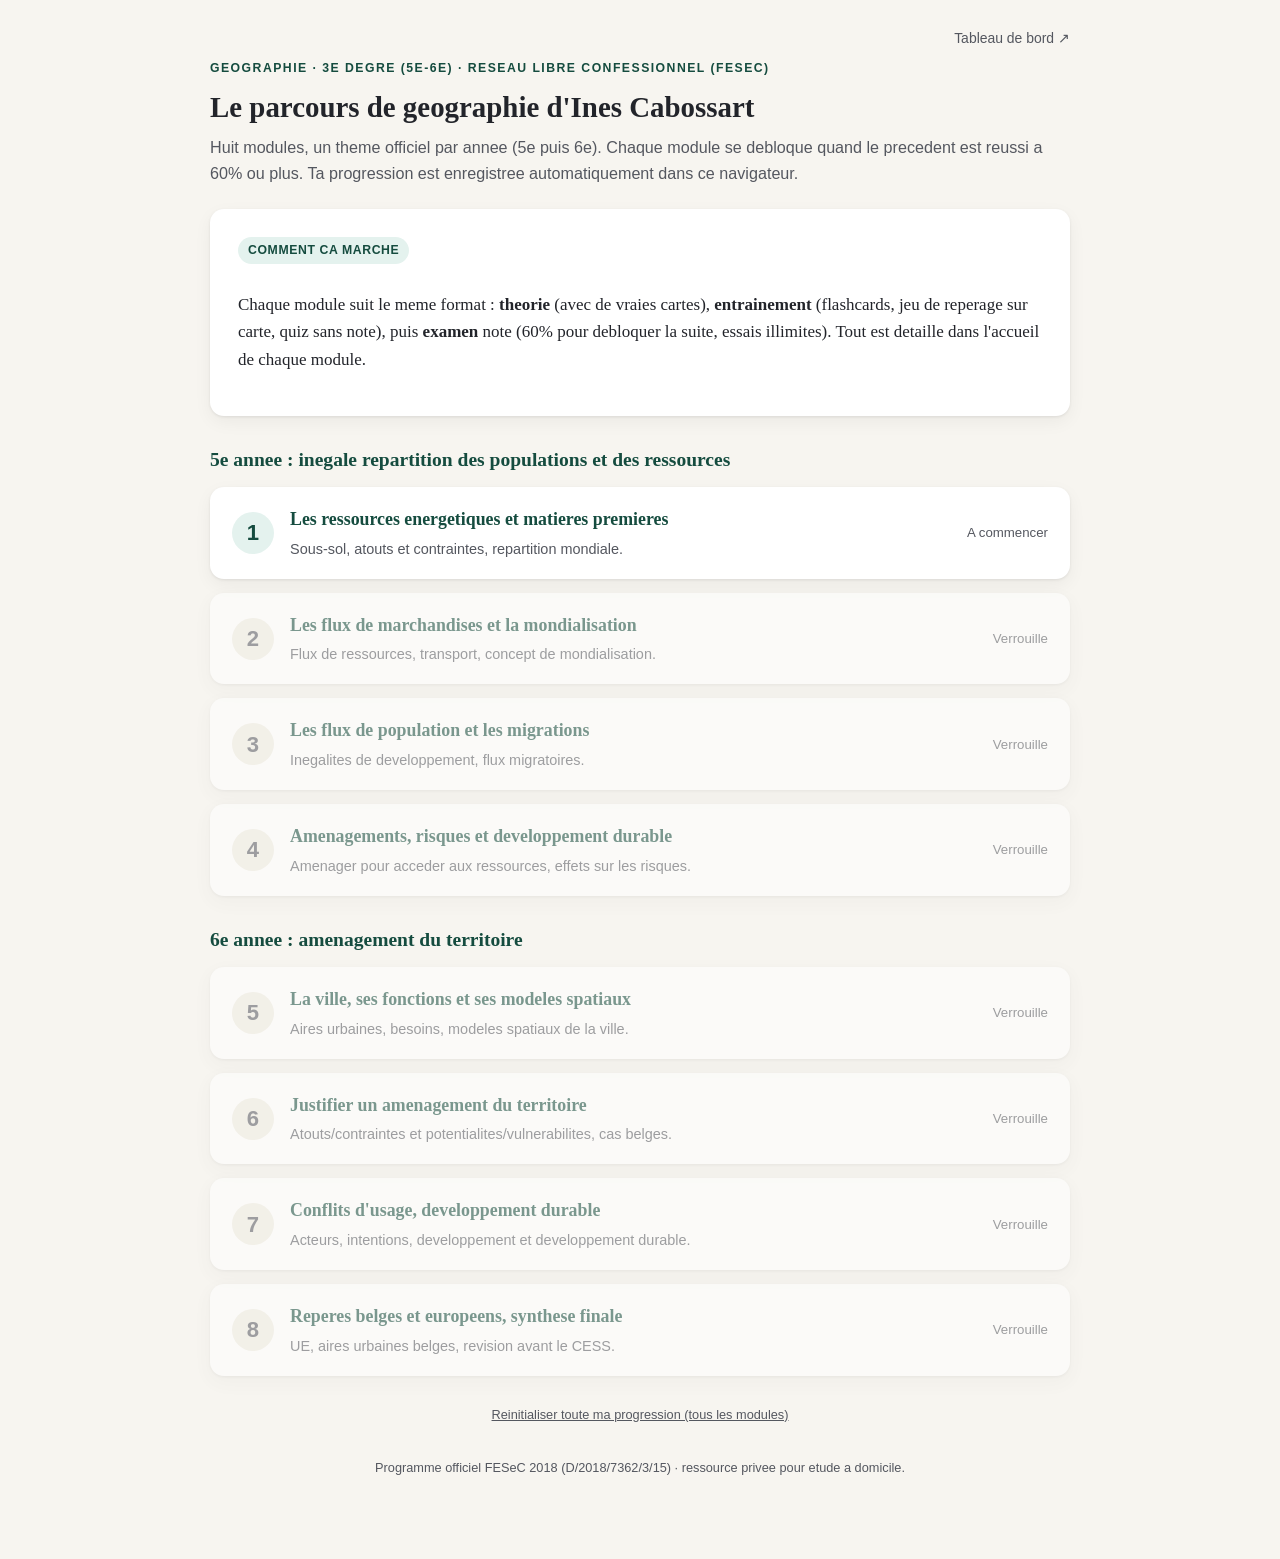
<file: index.html>
<!DOCTYPE html>
<html lang="fr">
<head>
<meta charset="UTF-8">
<meta name="viewport" content="width=device-width, initial-scale=1.0">
<title>Geographie - Ines Cabossart</title>
<link rel="stylesheet" href="shared/engine.css">
<style>
  .hub-app{ max-width: 900px; margin: 0 auto; padding: 24px 20px 80px; }
</style>
</head>
<body>
<div class="hub-app">
  <div style="text-align:right;">
    <a class="hub-link" href="https://portail-ines.pages.dev/" target="_blank" rel="noopener">Tableau de bord &#8599;</a>
  </div>
  <header class="top">
    <div class="eyebrow">Geographie &middot; 3e degre (5e-6e) &middot; Reseau libre confessionnel (FESeC)</div>
    <h1>Le parcours de geographie d'Ines Cabossart</h1>
    <p class="subtitle">Huit modules, un theme officiel par annee (5e puis 6e). Chaque module se debloque quand le precedent est reussi a 60% ou plus. Ta progression est enregistree automatiquement dans ce navigateur.</p>
  </header>

  <div class="panel">
    <span class="badge">Comment ca marche</span>
    <p>Chaque module suit le meme format : <strong>theorie</strong> (avec de vraies cartes), <strong>entrainement</strong> (flashcards, jeu de reperage sur carte, quiz sans note), puis <strong>examen</strong> note (60% pour debloquer la suite, essais illimites). Tout est detaille dans l'accueil de chaque module.</p>
  </div>

  <h2 class="year-title">5e annee : inegale repartition des populations et des ressources</h2>
  <div id="modules-5e"></div>

  <h2 class="year-title">6e annee : amenagement du territoire</h2>
  <div id="modules-6e"></div>

  <div style="text-align:center; margin-top: 24px;">
    <button class="reset-link" id="reset-all">Reinitialiser toute ma progression (tous les modules)</button>
  </div>

  <footer class="foot">
    Programme officiel FESeC 2018 (D/2018/7362/3/15) &middot; ressource privee pour etude a domicile.
  </footer>
</div>
<script src="shared/engine.js"></script>
<script>
const MODULES = {
  '5e': [
    { id:'m1-ressources', href:'module-1.html', title:'Les ressources energetiques et matieres premieres', desc:'Sous-sol, atouts et contraintes, repartition mondiale.' },
    { id:'m2-mondialisation', href:'module-2.html', title:'Les flux de marchandises et la mondialisation', desc:'Flux de ressources, transport, concept de mondialisation.' },
    { id:'m3-migrations', href:'module-3.html', title:'Les flux de population et les migrations', desc:'Inegalites de developpement, flux migratoires.' },
    { id:'m4-amenagement-durable', href:'module-4.html', title:'Amenagements, risques et developpement durable', desc:'Amenager pour acceder aux ressources, effets sur les risques.' }
  ],
  '6e': [
    { id:'m5-ville-fonctions', href:'module-5.html', title:'La ville, ses fonctions et ses modeles spatiaux', desc:'Aires urbaines, besoins, modeles spatiaux de la ville.' },
    { id:'m6-justifier-amenagement', href:'module-6.html', title:"Justifier un amenagement du territoire", desc:'Atouts/contraintes et potentialites/vulnerabilites, cas belges.' },
    { id:'m7-conflits-developpement', href:'module-7.html', title:"Conflits d'usage, developpement durable", desc:'Acteurs, intentions, developpement et developpement durable.' },
    { id:'m8-synthese-europe', href:'module-8.html', title:'Reperes belges et europeens, synthese finale', desc:'UE, aires urbaines belges, revision avant le CESS.' }
  ]
};

function render(){
  const order = [...MODULES['5e'], ...MODULES['6e']];
  ['5e','6e'].forEach(year=>{
    const container = document.getElementById('modules-'+year);
    container.innerHTML = MODULES[year].map(m=>{
      const idx = order.findIndex(o=>o.id===m.id);
      const prev = idx > 0 ? order[idx-1] : null;
      const status = GeoEngine.getModuleStatus(m.id);
      const unlocked = !prev || GeoEngine.getModuleStatus(prev.id).passed;
      const num = idx+1;
      let statusHtml;
      if(status.passed) statusHtml = `<strong>Reussi (${status.bestPct.toFixed(0)}%)</strong>`;
      else if(!unlocked) statusHtml = 'Verrouille';
      else if(status.bestPct>0) statusHtml = `En cours (${status.bestPct.toFixed(0)}%)`;
      else statusHtml = 'A commencer';
      return `
        <div class="module-card ${unlocked?'':'locked'}">
          <div class="module-num">${num}</div>
          <div class="module-info">
            <h3>${unlocked ? `<a href="${m.href}" style="color:inherit; text-decoration:none;">${m.title}</a>` : m.title}</h3>
            <p>${m.desc}</p>
          </div>
          <div class="module-status">${statusHtml}</div>
        </div>`;
    }).join('');
  });
}
document.getElementById('reset-all').addEventListener('click', ()=>{
  if(!confirm('Effacer toute ta progression sur les 8 modules ? Cette action est irreversible.')) return;
  Object.keys(localStorage).filter(k=>k.startsWith('geo_5e6e_')).forEach(k=>localStorage.removeItem(k));
  render();
});
render();
</script>
</body>
</html>
</file>
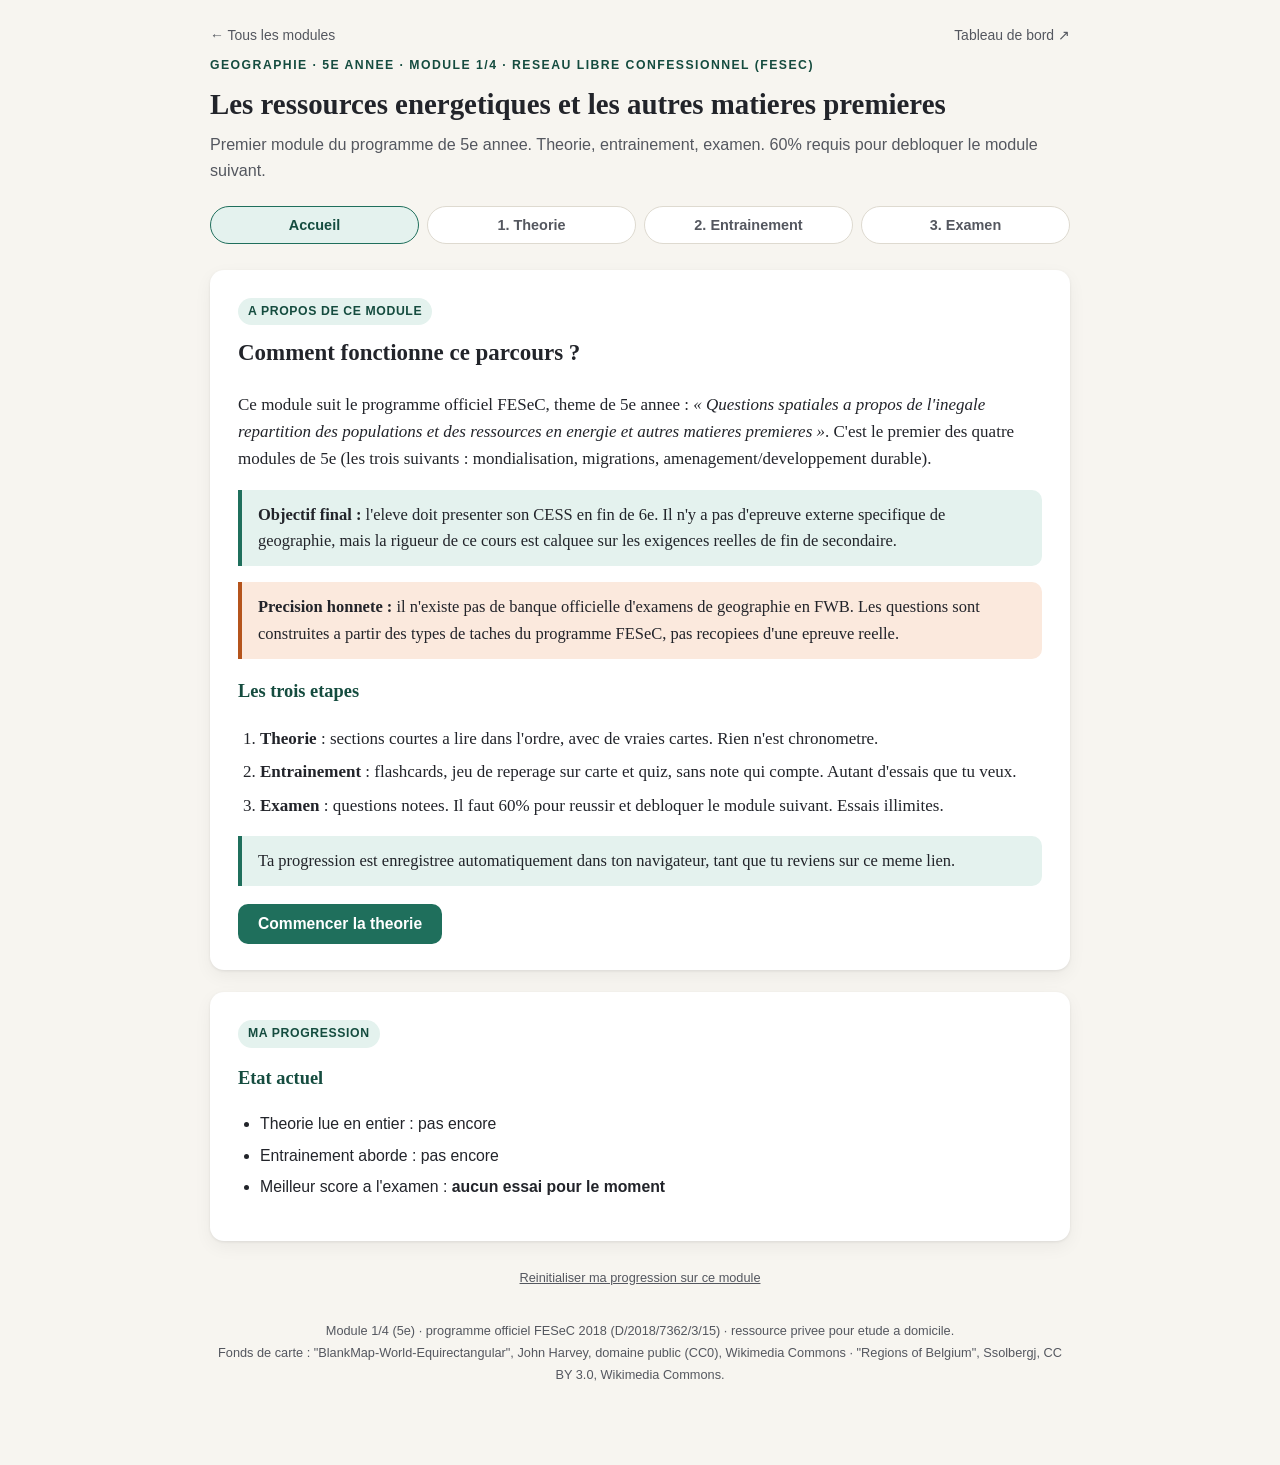
<file: module-1.html>
<!DOCTYPE html>
<html lang="fr">
<head>
<meta charset="UTF-8">
<meta name="viewport" content="width=device-width, initial-scale=1.0">
<title>Geographie 5e - Module 1 : Ressources energetiques</title>
<link rel="stylesheet" href="shared/engine.css">
</head>
<body>
<div id="app-root"></div>
<script>window.GEO_ASSET_BASE = 'assets/maps/';</script>
<script src="shared/engine.js"></script>
<script>
const theorySlides = [
{
  title: "1. Objectifs de ce module",
  html: `
    <p>Le programme officiel fixe l'objectif suivant pour la 5e annee : faire prendre conscience que l'acces aux ressources en energie et aux autres matieres premieres genere des flux considerables, et que les actions humaines pour en faciliter l'acces ont des effets sur l'environnement naturel et humain.</p>
    <p>Ce premier module se concentre sur la premiere brique de ce raisonnement : <strong>comprendre pourquoi ces ressources ne sont pas reparties de la meme facon partout sur Terre</strong>, et ce que cela change pour les pays concernes.</p>
    <div class="callout">
      <strong>A la fin de ce module, tu seras capable de :</strong>
      <ul class="clean">
        <li>definir et utiliser correctement : sous-sol, mine, energie renouvelable/non renouvelable, energie primaire/secondaire ;</li>
        <li>decrire une repartition spatiale de ressources a partir d'une vraie carte ou d'un tableau de donnees ;</li>
        <li>expliquer une situation en termes d'atouts et de contraintes spatiales ;</li>
        <li>situer sur une carte les grandes regions productrices dans le monde.</li>
      </ul>
    </div>
    <p><strong>Rappel utile :</strong> les concepts d'« atouts et contraintes » et de « continuites et discontinuites spatiales » ont deja ete vus en 3e et 4e annees, a propos des risques naturels puis de l'eau et de la nourriture. Ce module applique exactement le meme raisonnement, mais a l'energie et aux matieres premieres.</p>
  `
},
{
  title: "2. Les ressources energetiques : de quoi parle-t-on ?",
  html: `
    <p>Pour parler correctement de ce sujet, il faut maitriser quatre notions de base.</p>
    <table class="data">
      <tr><th>Notion</th><th>Definition</th><th>Exemple</th></tr>
      <tr><td><strong class="term" data-def="Le sous-sol, c'est ce qui se trouve sous la surface du sol : les roches, les minerais, les hydrocarbures.">Sous-sol</strong></td><td>Ce qui se trouve sous la surface du sol : roches, minerais, hydrocarbures.</td><td>Le petrole se trouve dans le sous-sol, parfois sous plusieurs kilometres de roche.</td></tr>
      <tr><td><strong class="term" data-def="Une mine, c'est un lieu d'extraction d'une ressource solide du sous-sol.">Mine</strong></td><td>Lieu d'extraction d'une ressource solide du sous-sol.</td><td>Les mines de cuivre du Chili, les mines de cobalt de RD Congo.</td></tr>
      <tr><td><strong class="term" data-def="Une energie renouvelable est une source d'energie qui se reconstitue naturellement a l'echelle d'une vie humaine, comme le soleil, le vent ou l'eau.">Energie renouvelable</strong></td><td>Source d'energie qui se reconstitue naturellement a l'echelle d'une vie humaine.</td><td>Soleil, vent, eau (hydroelectricite), bois (si la foret est geree durablement).</td></tr>
      <tr><td><strong class="term" data-def="Une energie non renouvelable est une source d'energie disponible en quantite limitee, qui s'epuise definitivement a l'usage.">Energie non renouvelable</strong></td><td>Source d'energie disponible en quantite limitee, qui s'epuise a l'usage.</td><td>Petrole, gaz naturel, charbon, uranium.</td></tr>
    </table>
    <p>Une autre distinction, plus technique mais essentielle, est celle entre <strong class="term" data-def="L'energie primaire, c'est l'energie telle qu'on la trouve directement dans la nature, avant toute transformation : par exemple le petrole brut ou le vent.">energie primaire</strong> et <strong class="term" data-def="L'energie secondaire, c'est une energie obtenue apres transformation d'une energie primaire : par exemple l'essence ou l'electricite.">energie secondaire</strong>.</p>
    <div class="callout">
      <strong>Energie primaire</strong> : telle qu'on la trouve directement dans la nature, avant toute transformation (petrole brut, gaz naturel brut, charbon, vent, rayonnement solaire).<br>
      <strong>Energie secondaire</strong> : obtenue apres transformation d'une energie primaire (essence, electricite, gaz naturel liquefie).
    </div>
    <div class="callout piege">
      <strong>Piege frequent :</strong> l'electricite n'est jamais une energie primaire, meme quand elle provient d'une source renouvelable comme le vent. Le vent est l'energie primaire ; l'electricite produite par l'eolienne est l'energie secondaire.
    </div>
  `
},
{
  title: "3. Une repartition inegale a l'echelle mondiale",
  html: `
    <p>Le sous-sol terrestre n'a pas la meme composition partout : cela depend de l'histoire geologique de chaque region. Les ressources energetiques et les matieres premieres sont donc <strong>concentrees dans certaines zones</strong> et absentes ailleurs.</p>
    <div id="theory-map-3"></div>
    <p class="map-caption">Carte reelle (projection equirectangulaire). Points verts : grandes zones de production d'hydrocarbures. Points orange : grandes zones minieres.</p>
    <ul class="clean">
      <li><strong>Hydrocarbures (petrole, gaz)</strong> : golfe Persique, golfe du Mexique, mer du Nord, Siberie occidentale (Russie).</li>
      <li><strong>Minerais et metaux</strong> : Copperbelt d'Afrique centrale (cuivre, cobalt : Zambie, Republique democratique du Congo), Cordillere des Andes (cuivre, lithium : Chili, Perou), Australie occidentale (fer, lithium), Kazakhstan (uranium).</li>
    </ul>
    <table class="data">
      <caption>Tableau 1. Principaux pays producteurs de petrole brut (ordre de grandeur, debut des annees 2020, en millions de barils par jour)</caption>
      <tr><th>Pays</th><th>Production approximative</th></tr>
      <tr><td>Etats-Unis</td><td>19 a 20</td></tr>
      <tr><td>Arabie saoudite</td><td>11 a 12</td></tr>
      <tr><td>Russie</td><td>10 a 11</td></tr>
      <tr><td>Canada</td><td>environ 5,5</td></tr>
      <tr><td>Irak</td><td>environ 4,5</td></tr>
      <tr><td>Chine</td><td>environ 4,5</td></tr>
    </table>
    <p>Dans ce tableau (Russie comptee comme pays europeen pour cet exercice), on observe une concentration sur un petit nombre de pays. C'est exactement ce que veut dire l'expression <strong>« repartition inegale »</strong>.</p>
  `,
  postRender: function(helpers){
    helpers.renderWorldMap(document.getElementById('theory-map-3'), {
      markers: [
        {lon:51, lat:26, color:'#1f6f5c', r:24, label:'Golfe Persique', dx:30, dy:-14},
        {lon:3, lat:56, color:'#1f6f5c', r:20, label:'Mer du Nord', dx:30, dy:0},
        {lon:-90, lat:25, color:'#1f6f5c', r:20, label:'Golfe du Mexique', dx:-320, dy:0},
        {lon:75, lat:62, color:'#1f6f5c', r:20, label:'Siberie occ.', dx:30, dy:0},
        {lon:27, lat:-11, color:'#b5541c', r:22, label:'Copperbelt', dx:30, dy:0},
        {lon:-70, lat:-30, color:'#b5541c', r:22, label:'Andes', dx:-220, dy:0},
        {lon:122, lat:-25, color:'#b5541c', r:22, label:'Australie occ.', dx:30, dy:0},
        {lon:67, lat:48, color:'#b5541c', r:20, label:'Kazakhstan', dx:30, dy:-14}
      ]
    });
  }
},
{
  title: "4. Le concept d'atouts et de contraintes",
  html: `
    <p>Posseder une ressource dans son sous-sol n'est ni un hasard sans consequence, ni une garantie automatique de richesse. C'est un <strong class="term" data-def="Un atout spatial, c'est un element du territoire qui favorise le developpement des activites humaines.">atout spatial</strong> : un element du territoire qui favorise le developpement des activites humaines. A l'inverse, l'absence de cette ressource, ou la difficulte a l'exploiter, constitue une <strong class="term" data-def="Une contrainte spatiale, c'est un element du territoire qui limite ou complique le developpement des activites humaines.">contrainte spatiale</strong>.</p>
    <div class="callout">
      Un meme element peut etre un atout pour une activite et une contrainte pour une autre. Un relief tres montagneux est une contrainte pour l'agriculture, mais peut etre un atout pour l'hydroelectricite (barrages, denivele).
    </div>
    <h3>Deux situations contrastees</h3>
    <div id="theory-map-4"></div>
    <p><strong>La Norvege</strong> dispose d'importantes reserves de petrole et de gaz en mer du Nord, decouvertes a la fin des annees 1960. Son relief tres accidente, fait de fjords profonds, est une contrainte pour les infrastructures terrestres, mais un atout pour la production d'hydroelectricite. Ces deux atouts combines expliquent pourquoi la Norvege exporte une grande partie de son energie plutot que d'en dependre.</p>
    <p><strong>La Belgique</strong>, a l'inverse, ne dispose pratiquement d'aucune reserve exploitable de petrole ou de gaz naturel dans son sous-sol. Elle importe la quasi-totalite de l'energie fossile qu'elle consomme. C'est une contrainte structurelle qui pousse le pays a diversifier ses sources (nucleaire, eolien en mer du Nord, importations par pipeline et par bateau).</p>
    <div class="callout piege">
      <strong>Piege frequent :</strong> « atout » et « contrainte » ne sont pas des jugements de valeur sur un pays (« riche » ou « pauvre », « bien » ou « mal »). Ce sont des caracteristiques spatiales objectives que l'on peut observer et decrire, independamment du niveau de developpement du pays.
    </div>
  `,
  postRender: function(helpers){
    helpers.renderWorldMap(document.getElementById('theory-map-4'), {
      markers: [
        {lon:8, lat:61, color:'#1f6f5c', r:22, label:'Norvege (atout)', dx:30, dy:0},
        {lon:4.5, lat:50.5, color:'#a3283f', r:16, label:'Belgique (contrainte)', dx:20, dy:-20}
      ]
    });
  }
},
{
  title: "5. La demarche geographique : decrire une repartition",
  html: `
    <p>Face a une carte ou un tableau de donnees, la demarche geographique consiste toujours a suivre les memes etapes.</p>
    <ol class="clean">
      <li><strong>Identifier l'echelle</strong> : mondiale, continentale, europeenne, belge ? Cela change ce que l'on peut affirmer.</li>
      <li><strong>Decrire la repartition</strong> avec du vocabulaire precis : concentration, dispersion, continuite, discontinuite, inegalite, contraste. Toujours s'appuyer sur des reperes spatiaux nommes (pays, mers, region).</li>
      <li><strong>Comparer</strong> cette repartition avec une autre (par exemple la repartition de la population, ou celle d'une autre ressource) pour reperer des liens eventuels.</li>
      <li><strong>Traduire en atouts/contraintes</strong> pour les activites humaines du territoire concerne.</li>
    </ol>
    <div class="callout">
      <strong>Exemple de phrase bien construite :</strong> « La production mondiale de petrole est concentree sur un petit nombre de pays du Moyen-Orient, d'Amerique du Nord et de Russie, alors que de vastes regions comme l'Afrique subsaharienne ou l'Europe occidentale en produisent tres peu : c'est une repartition inegale, qui cree un atout majeur pour les premiers et une contrainte energetique pour les seconds. »
    </div>
    <h3>Une carte ou un croquis de qualite comprend toujours</h3>
    <ul class="clean">
      <li>un titre qui annonce ce qui est represente ;</li>
      <li>une legende claire ;</li>
      <li>une echelle ou un ordre de grandeur ;</li>
      <li>une orientation (le nord, sauf indication contraire) ;</li>
      <li>la source de l'information.</li>
    </ul>
  `
},
{
  title: "6. Reperes spatiaux a connaitre pour ce module",
  html: `
    <p>Pour ce module, il faut pouvoir situer, meme approximativement, les elements suivants sur une carte muette.</p>
    <table class="data">
      <tr><th>Ressource</th><th>Region ou pays a connaitre</th></tr>
      <tr><td>Petrole et gaz</td><td>Golfe Persique, mer du Nord, golfe du Mexique, Siberie occidentale</td></tr>
      <tr><td>Cuivre et lithium</td><td>Chili, Perou (Cordillere des Andes), Australie occidentale</td></tr>
      <tr><td>Cobalt</td><td>Republique democratique du Congo (la grande majorite de la production mondiale)</td></tr>
      <tr><td>Uranium</td><td>Kazakhstan (premier producteur mondial)</td></tr>
    </table>
    <p>A l'echelle europeenne et belge, le programme de 5e demande d'installer de nouveaux reperes (relief, cours d'eau et mers d'Europe). Pour ce module, voici la carte reelle des trois regions belges, utile pour situer la Belgique dans ses propres divisions administratives : la <strong>Region flamande</strong>, la <strong>Region wallonne</strong> et la petite <strong>Region de Bruxelles-Capitale</strong>, enclavee entre les deux autres.</p>
    <div class="belgium-map-wrap" id="theory-map-6"></div>
    <div class="belgium-legend">
      <span><i class="legend-dot" style="background:#fab274;"></i>Region flamande</span>
      <span><i class="legend-dot" style="background:#f2536b;"></i>Region wallonne</span>
      <span><i class="legend-dot" style="background:#2385d2;"></i>Region de Bruxelles-Capitale</span>
    </div>
    <p>Deux reperes a retenir pour ce module en particulier :</p>
    <ul class="clean">
      <li><strong>La mer du Nord</strong>, qui borde la Belgique et ou se trouvent a la fois des gisements d'hydrocarbures (cote britannique et norvegienne surtout) et un potentiel eolien exploite par la Belgique elle-meme.</li>
      <li>La Belgique, avec ses trois regions, est structurellement importatrice nette d'energie fossile : c'est une contrainte qui concerne le pays dans son ensemble, quelle que soit la region.</li>
    </ul>
    <div class="callout">
      Les autres reperes europeens du programme (Alpes, Rhin, mer Mediterranee, grands ensembles bioclimatiques...) seront installes progressivement dans les modules suivants, au moment ou ils deviennent utiles.
    </div>
    <p><strong>Tu as termine la theorie de ce module.</strong> Tu peux maintenant passer a l'entrainement : flashcards, jeu de la carte et quiz t'attendent, sans pression, avant l'examen.</p>
  `,
  postRender: function(helpers){
    helpers.loadBelgiumSvgMarkup().then(markup=>{
      document.getElementById('theory-map-6').innerHTML = markup;
    });
  }
}
];

const flashcardBank = [
  {front:"Sous-sol", back:"Ce qui se trouve sous la surface du sol : roches, minerais, hydrocarbures."},
  {front:"Mine", back:"Lieu d'extraction d'une ressource solide du sous-sol (ex : cuivre, cobalt)."},
  {front:"Energie renouvelable", back:"Source d'energie qui se reconstitue naturellement a l'echelle d'une vie humaine (soleil, vent, eau)."},
  {front:"Energie non renouvelable", back:"Source d'energie disponible en quantite limitee, qui s'epuise a l'usage (petrole, gaz, charbon, uranium)."},
  {front:"Energie primaire", back:"Telle qu'on la trouve directement dans la nature, avant transformation (petrole brut, vent, soleil)."},
  {front:"Energie secondaire", back:"Obtenue apres transformation d'une energie primaire (essence, electricite, gaz naturel liquefie)."},
  {front:"Atout spatial", back:"Element du territoire qui favorise le developpement des activites humaines."},
  {front:"Contrainte spatiale", back:"Element du territoire qui complique le developpement des activites humaines."},
  {front:"Premier producteur mondial de cobalt", back:"La Republique democratique du Congo."},
  {front:"Premier producteur mondial d'uranium", back:"Le Kazakhstan."},
  {front:"Premier producteur mondial de lithium", back:"L'Australie."},
  {front:"Pays a l'atout petrole/gaz (mer du Nord) et hydroelectricite (fjords)", back:"La Norvege."},
  {front:"Pourquoi la Belgique importe-t-elle presque toute son energie fossile ?", back:"Parce que son sous-sol ne contient pratiquement pas d'hydrocarbures exploitables."}
];

const gameRounds = [
  {kind:'world', prompt:"Clique sur le Kazakhstan (1er producteur mondial d'uranium).", lon:67, lat:48, tol:110},
  {kind:'world', prompt:"Clique sur la Republique democratique du Congo (1er producteur mondial de cobalt).", lon:23, lat:-2, tol:95},
  {kind:'world', prompt:"Clique sur le Chili (grand producteur de cuivre et de lithium, Cordillere des Andes).", lon:-71, lat:-30, tol:75},
  {kind:'world', prompt:"Clique sur l'Australie (1er producteur mondial de lithium).", lon:134, lat:-25, tol:170},
  {kind:'world', prompt:"Clique sur la Norvege (atout : petrole et gaz en mer du Nord).", lon:10, lat:62, tol:75},
  {kind:'world', prompt:"Clique sur les Etats-Unis (1er producteur mondial de petrole actuellement).", lon:-98, lat:39, tol:150},
  {kind:'belgium', prompt:"Clique sur la Region flamande.", region:'Flandre'},
  {kind:'belgium', prompt:"Clique sur la Region wallonne.", region:'Wallonie'},
  {kind:'belgium', prompt:"Clique sur la (petite) Region de Bruxelles-Capitale.", region:'Bruxelles'}
];

const exerciseBank = [
  { type:'mcq', points:1,
    prompt:"Le petrole brut, tel qu'on l'extrait du sous-sol avant toute transformation, est un exemple de :",
    options:["energie primaire","energie secondaire","energie renouvelable","ressource inepuisable"],
    correct:0,
    explain:"Le petrole brut n'a subi aucune transformation : c'est une energie primaire. L'essence, elle, serait une energie secondaire."
  },
  { type:'tf', points:1,
    prompt:"Toutes les ressources energetiques sont epuisables, quelle que soit la maniere dont on les exploite.",
    correct:false,
    explain:"Faux. Les energies renouvelables (soleil, vent, eau) se reconstituent naturellement a l'echelle humaine."
  },
  { type:'match', points:4,
    prompt:"Associe chaque ressource a sa principale region ou pays producteur.",
    items:[
      {left:"Cobalt", options:["Republique democratique du Congo","Kazakhstan","Australie","Etats-Unis"], correct:"Republique democratique du Congo"},
      {left:"Uranium", options:["Republique democratique du Congo","Kazakhstan","Australie","Etats-Unis"], correct:"Kazakhstan"},
      {left:"Lithium (premier producteur mondial)", options:["Republique democratique du Congo","Kazakhstan","Australie","Etats-Unis"], correct:"Australie"},
      {left:"Petrole (premier producteur mondial actuel)", options:["Republique democratique du Congo","Kazakhstan","Australie","Etats-Unis"], correct:"Etats-Unis"}
    ],
    explain:"Ces associations reviendront dans les modules suivants sur les flux de matieres premieres."
  },
  { type:'data', points:2,
    prompt:"Observe le tableau de production petroliere vu dans la theorie (section 3), puis reponds.",
    tableHtml:`<table class="data"><tr><th>Pays</th><th>Production (Mb/j, ordre de grandeur)</th></tr>
      <tr><td>Etats-Unis</td><td>19-20</td></tr><tr><td>Arabie saoudite</td><td>11-12</td></tr>
      <tr><td>Russie</td><td>10-11</td></tr><tr><td>Canada</td><td>5,5</td></tr>
      <tr><td>Irak</td><td>4,5</td></tr><tr><td>Chine</td><td>4,5</td></tr></table>`,
    subquestions:[
      {prompt:"Quel pays est le premier producteur mondial de petrole dans ce tableau ?", accepted:["etats-unis","les etats-unis","usa"]},
      {prompt:"En comptant la Russie comme un pays europeen, combien de pays de ce tableau se situent en Asie ?", accepted:["2","deux"]}
    ],
    explain:"Etats-Unis en tete, puis Arabie saoudite et Irak pour l'Asie (2 pays sur les 6 du tableau)."
  },
  { type:'classify', points:3,
    prompt:"Pour chacun des elements suivants concernant la Norvege, indique s'il s'agit d'un atout ou d'une contrainte.",
    items:[
      {text:"D'importantes reserves de petrole et de gaz en mer du Nord", correct:"Atout"},
      {text:"Un relief tres accidente qui complique les infrastructures terrestres", correct:"Contrainte"},
      {text:"De nombreux fjords profonds qui permettent l'hydroelectricite", correct:"Atout"},
      {text:"Un climat froid qui augmente les besoins en chauffage", correct:"Contrainte"},
      {text:"Un acces direct a la mer du Nord qui facilite l'exportation", correct:"Atout"},
      {text:"Une population peu nombreuse par rapport au territoire, ce qui limite la main-d'oeuvre disponible", correct:"Contrainte"}
    ],
    explain:"Le meme pays cumule souvent des atouts et des contraintes en meme temps."
  },
  { type:'open', points:3,
    prompt:"Pourquoi l'acces a l'energie cree-t-il un atout pour certains pays et une contrainte pour d'autres ? Donne un exemple de chaque (4 a 5 phrases).",
    keywordGroups:[["atout","ressource"],["norvege","exporte","exportation"],["contrainte","depend","importe","importation"],["belgique","japon"]],
    modelAnswer:"Un pays dont le sous-sol contient d'importantes reserves de petrole, de gaz ou de minerais dispose d'un atout : il peut exploiter et exporter cette ressource. La Norvege en est un bon exemple, grace a ses reserves de mer du Nord. A l'inverse, un pays dont le sous-sol est pauvre en hydrocarbures, comme la Belgique, subit une contrainte : il doit importer la quasi-totalite de son energie fossile, ce qui le rend dependant des pays producteurs et des prix mondiaux.",
    explain:"Corrige-modele fourni ci-dessous."
  }
];

const examBank = [
  { type:'mcq', points:1,
    prompt:"Le gaz naturel liquefie (GNL), obtenu apres transformation du gaz naturel brut, est un exemple de :",
    options:["energie primaire","energie secondaire","ressource renouvelable","matiere premiere agricole"],
    correct:1
  },
  { type:'mcq', points:1,
    prompt:"Parmi ces sources d'energie, laquelle est renouvelable ?",
    options:["le charbon","le petrole","l'hydroelectricite","le gaz naturel"],
    correct:2
  },
  { type:'mcq', points:1,
    prompt:"En geographie, le terme « sous-sol » designe :",
    options:["uniquement la couche arable utilisee en agriculture","les ressources minerales et energetiques situees sous la surface terrestre","le sol construit des villes","uniquement les nappes d'eau souterraines"],
    correct:1
  },
  { type:'mcq', points:1,
    prompt:"Quel pays est cite en exemple pour un atout majeur lie a des hydrocarbures situes en mer du Nord ?",
    options:["le Japon","la Norvege","la Republique democratique du Congo","le Kazakhstan"],
    correct:1
  },
  { type:'mcq', points:1,
    prompt:"Pourquoi la Belgique importe-t-elle la quasi-totalite du petrole et du gaz qu'elle consomme ?",
    options:["parce que son sous-sol ne contient pratiquement pas d'hydrocarbures exploitables","parce qu'une loi le lui interdit","parce qu'elle prefere ne pas exploiter ses reserves","parce qu'elle exporte tout ce qu'elle produit"],
    correct:0
  },
  { type:'tf', points:1,
    prompt:"Une ressource renouvelable ne peut jamais etre epuisee ou degradee, quelle que soit la maniere dont on l'exploite.",
    correct:false
  },
  { type:'tf', points:1,
    prompt:"La repartition des ressources energetiques sur Terre est homogene, c'est-a-dire semblable partout.",
    correct:false
  },
  { type:'match', points:4,
    prompt:"Associe chaque ressource a sa principale region ou pays producteur.",
    items:[
      {left:"Cobalt", options:["Republique democratique du Congo","Kazakhstan","Australie","Etats-Unis"], correct:"Republique democratique du Congo"},
      {left:"Uranium", options:["Republique democratique du Congo","Kazakhstan","Australie","Etats-Unis"], correct:"Kazakhstan"},
      {left:"Lithium (premier producteur mondial)", options:["Republique democratique du Congo","Kazakhstan","Australie","Etats-Unis"], correct:"Australie"},
      {left:"Petrole (premier producteur mondial actuel)", options:["Republique democratique du Congo","Kazakhstan","Australie","Etats-Unis"], correct:"Etats-Unis"}
    ]
  },
  { type:'data', points:2,
    prompt:"A partir du tableau ci-dessous :",
    tableHtml:`<table class="data"><tr><th>Pays</th><th>Production (Mb/j, ordre de grandeur)</th></tr>
      <tr><td>Etats-Unis</td><td>19-20</td></tr><tr><td>Arabie saoudite</td><td>11-12</td></tr>
      <tr><td>Russie</td><td>10-11</td></tr><tr><td>Canada</td><td>5,5</td></tr>
      <tr><td>Irak</td><td>4,5</td></tr><tr><td>Chine</td><td>4,5</td></tr></table>`,
    subquestions:[
      {prompt:"Quel est le deuxieme producteur mondial de petrole dans ce tableau ?", accepted:["arabie saoudite","l arabie saoudite"]},
      {prompt:"Cite un pays de ce tableau situe sur le continent americain.", accepted:["etats-unis","les etats-unis","usa","canada"]}
    ]
  },
  { type:'classify', points:3,
    prompt:"Pour chacun des elements suivants concernant la Norvege, indique s'il s'agit d'un atout ou d'une contrainte.",
    items:[
      {text:"D'importantes reserves de petrole et de gaz en mer du Nord", correct:"Atout"},
      {text:"Un relief tres accidente qui complique les infrastructures terrestres", correct:"Contrainte"},
      {text:"De nombreux fjords profonds qui permettent l'hydroelectricite", correct:"Atout"},
      {text:"Un climat froid qui augmente les besoins en chauffage", correct:"Contrainte"},
      {text:"Un acces direct a la mer du Nord qui facilite l'exportation", correct:"Atout"},
      {text:"Une population peu nombreuse par rapport au territoire, ce qui limite la main-d'oeuvre disponible", correct:"Contrainte"}
    ]
  },
  { type:'open', points:3,
    prompt:"Explique, en 4 a 5 phrases, pourquoi la Norvege et le Japon peuvent avoir des situations tres differentes face a l'acces a l'energie, en utilisant les concepts d'atout et de contrainte.",
    keywordGroups:[["atout"],["contrainte"],["petrole","gaz","hydroelectric"],["depend","importe","importation"]],
    modelAnswer:"La Norvege dispose d'un atout energetique grace a ses reserves de petrole et de gaz en mer du Nord, ainsi qu'a son relief de fjords propice a l'hydroelectricite : elle peut exporter de l'energie. Le Japon, a l'inverse, a un sous-sol pauvre en hydrocarbures et un territoire montagneux peu adapte aux grandes reserves : c'est une contrainte qui le rend tres dependant des importations d'energie par bateau. Ces deux pays montrent que l'acces a l'energie depend d'abord de la geologie du territoire, independamment du niveau de developpement economique du pays."
  }
];

GeoEngine.initModule({
  id: 'm1-ressources',
  eyebrow: "Geographie &middot; 5e annee &middot; Module 1/4 &middot; Reseau libre confessionnel (FESeC)",
  title: "Les ressources energetiques et les autres matieres premieres",
  subtitle: "Premier module du programme de 5e annee. Theorie, entrainement, examen. 60% requis pour debloquer le module suivant.",
  introHtml: `
    <p>Ce module suit le programme officiel FESeC, theme de 5e annee : <em>« Questions spatiales a propos de l'inegale repartition des populations et des ressources en energie et autres matieres premieres »</em>. C'est le premier des quatre modules de 5e (les trois suivants : mondialisation, migrations, amenagement/developpement durable).</p>
    <div class="callout">
      <strong>Objectif final :</strong> l'eleve doit presenter son CESS en fin de 6e. Il n'y a pas d'epreuve externe specifique de geographie, mais la rigueur de ce cours est calquee sur les exigences reelles de fin de secondaire.
    </div>
    <div class="callout warn">
      <strong>Precision honnete :</strong> il n'existe pas de banque officielle d'examens de geographie en FWB. Les questions sont construites a partir des types de taches du programme FESeC, pas recopiees d'une epreuve reelle.
    </div>
  `,
  examTitle: "les ressources energetiques et matieres premieres",
  passThreshold: 60,
  theorySlides, flashcardBank, gameRounds, exerciseBank, examBank,
  hubHref: 'index.html',
  nextHref: 'module-2.html',
  nextTitle: 'Les flux de marchandises et la mondialisation',
  footerHtml: 'Module 1/4 (5e) &middot; programme officiel FESeC 2018 (D/2018/7362/3/15) &middot; ressource privee pour etude a domicile.<br>Fonds de carte : "BlankMap-World-Equirectangular", John Harvey, domaine public (CC0), Wikimedia Commons &middot; "Regions of Belgium", Ssolbergj, CC BY 3.0, Wikimedia Commons.'
});
</script>
</body>
</html>
</file>
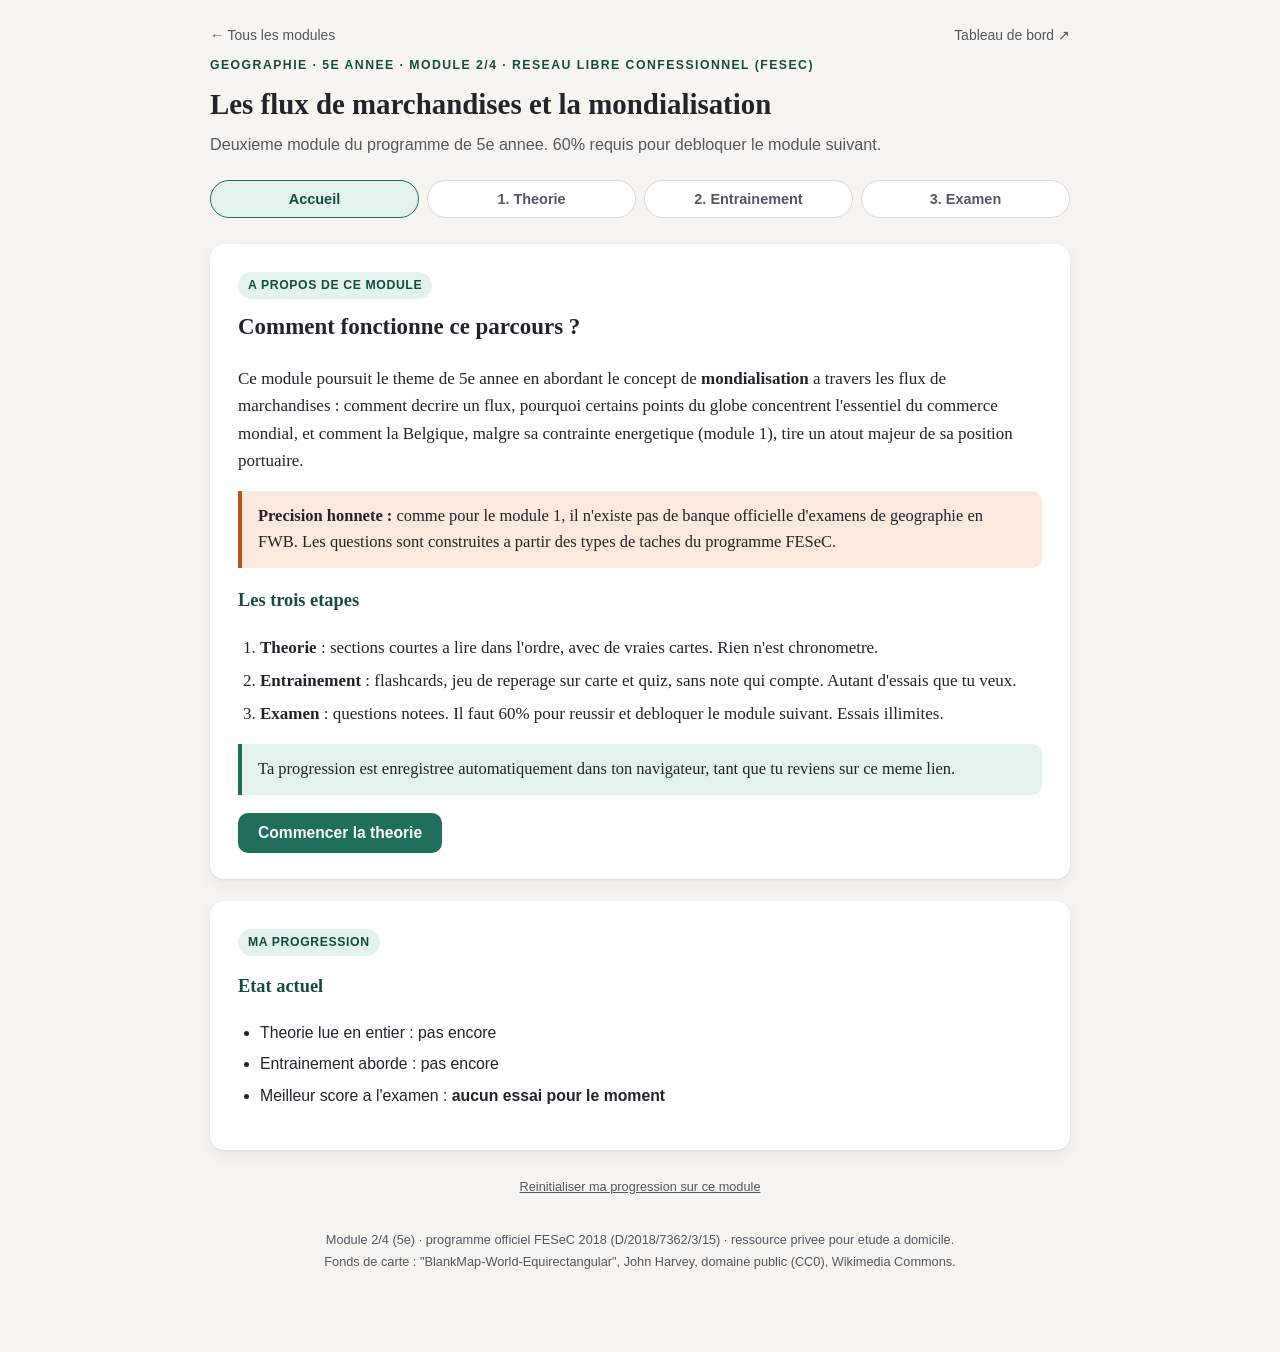
<file: module-2.html>
<!DOCTYPE html>
<html lang="fr">
<head>
<meta charset="UTF-8">
<meta name="viewport" content="width=device-width, initial-scale=1.0">
<title>Geographie 5e - Module 2 : Mondialisation</title>
<link rel="stylesheet" href="shared/engine.css">
</head>
<body>
<div id="app-root"></div>
<script>window.GEO_ASSET_BASE = 'assets/maps/';</script>
<script src="shared/engine.js"></script>
<script>
const theorySlides = [
{
  title: "1. Objectifs de ce module",
  html: `
    <p>Le module 1 a montre que les ressources energetiques et les matieres premieres sont reparties de facon inegale sur Terre. Consequence directe : ces ressources doivent <strong>voyager</strong>, parfois sur des milliers de kilometres, entre le lieu ou elles sont extraites et le lieu ou elles sont consommees ou transformees.</p>
    <p>Ce module etudie ces <strong>flux de marchandises</strong> et le concept qui les explique : la <strong>mondialisation</strong>.</p>
    <div class="callout">
      <strong>A la fin de ce module, tu seras capable de :</strong>
      <ul class="clean">
        <li>definir le concept de mondialisation en geographie ;</li>
        <li>decrire un flux de marchandises en precisant sa direction et son intensite ;</li>
        <li>expliquer pourquoi certains points du globe (detroits, canaux, grands ports) sont des passages obliges du commerce mondial ;</li>
        <li>situer les grands corridors maritimes et les principaux ports mondiaux, dont le port d'Anvers.</li>
      </ul>
    </div>
  `
},
{
  title: "2. Le concept de mondialisation",
  html: `
    <p>En geographie, la <strong class="term" data-def="La mondialisation, c'est l'augmentation et l'intensification des echanges a l'echelle de la planete, qui rend les territoires de plus en plus interdependants.">mondialisation</strong> designe l'augmentation et l'intensification des echanges (marchandises, capitaux, personnes, informations) a l'echelle de la planete, qui rend les territoires de plus en plus interdependants.</p>
    <div class="callout">
      <strong>Mondialisation</strong> : mise en relation croissante des territoires du monde par des flux de plus en plus intenses et rapides.
    </div>
    <p>Pour la geographie, ce qui compte avant tout, c'est de pouvoir <strong>decrire et localiser ces flux</strong> : d'ou partent-ils, ou arrivent-ils, par quelle voie passent-ils, quelle est leur intensite (volume, valeur) ?</p>
    <div class="callout piege">
      <strong>Piege frequent :</strong> la mondialisation n'est pas seulement « le commerce avec la Chine » ou « internet ». C'est un concept general qui s'applique a tout flux (matieres premieres, produits finis, personnes, capitaux, informations) qui relie des territoires eloignes. Ce module se concentre sur les flux de <strong>marchandises</strong>.
    </div>
    <h3>Pourquoi les marchandises voyagent-elles autant ?</h3>
    <ul class="clean">
      <li>La ressource ou la matiere premiere n'est pas disponible partout (vu au module 1) : il faut donc l'acheminer vers les lieux de transformation ou de consommation.</li>
      <li>La transformation d'un produit se fait souvent dans un pays different de celui qui fournit la matiere premiere et de celui qui consomme le produit fini : un meme objet peut traverser plusieurs pays avant d'arriver chez le consommateur.</li>
    </ul>
  `
},
{
  title: "3. Decrire un flux : direction et intensite",
  html: `
    <p>Decrire un flux de marchandises suppose de repondre systematiquement a trois questions.</p>
    <ol class="clean">
      <li><strong>D'ou vers ou ?</strong> (la direction du flux, entre un lieu d'origine et un lieu de destination)</li>
      <li><strong>Par quelle voie ?</strong> (route maritime, ferroviaire, routiere, aerienne ; les flux de marchandises lourdes et volumineuses passent presque toujours par la mer, la plus economique)</li>
      <li><strong>Avec quelle intensite ?</strong> (volume transporte, valeur economique, frequence)</li>
    </ol>
    <div class="callout">
      <strong>Exemple de phrase bien construite :</strong> « Le petrole brut extrait dans le golfe Persique est achemine par voie maritime vers l'Asie de l'Est et l'Europe : c'est un flux de tres forte intensite, qui passe obligatoirement par le detroit d'Ormuz avant de traverser l'ocean Indien. »
    </div>
    <p>Le transport maritime represente l'immense majorite du volume des marchandises echangees dans le monde, car un navire porte-conteneurs ou un petrolier peut transporter des quantites enormes a un cout tres faible par tonne. Cela explique pourquoi certains passages maritimes deviennent des points strategiques absolument essentiels : si l'on ne peut pas contourner facilement un continent, tous les flux se concentrent sur un meme <strong>detroit</strong> ou un meme <strong>canal</strong>.</p>
  `
},
{
  title: "4. Les grands corridors et points de passage maritimes",
  html: `
    <p>Une petite partie de l'espace maritime mondial concentre une part enorme du trafic commercial, car eviter ces passages obligerait a de tres longs detours.</p>
    <div id="theory-map-4"></div>
    <p class="map-caption">Carte reelle : detroits et canaux strategiques (rouge) et grands ports mondiaux a conteneurs (vert).</p>
    <table class="data">
      <tr><th>Passage</th><th>Pourquoi est-il strategique ?</th></tr>
      <tr><td><strong>Detroit de Malacca</strong> (entre Indonesie, Malaisie et Singapour)</td><td>Route la plus courte entre l'ocean Indien et l'Asie de l'Est : environ un quart du commerce maritime mondial y transite.</td></tr>
      <tr><td><strong>Detroit d'Ormuz</strong> (sortie du golfe Persique)</td><td>Passage oblige pour la quasi-totalite du petrole exporte par les pays du Golfe.</td></tr>
      <tr><td><strong>Canal de Suez</strong> (Egypte)</td><td>Relie la mer Mediterranee a la mer Rouge : evite de contourner tout le continent africain entre l'Europe et l'Asie.</td></tr>
      <tr><td><strong>Canal de Panama</strong> (Amerique centrale)</td><td>Relie l'ocean Atlantique a l'ocean Pacifique : evite de contourner l'Amerique du Sud.</td></tr>
    </table>
    <div class="callout piege">
      <strong>Piege frequent :</strong> un <strong class="term" data-def="Un detroit est un passage maritime naturel entre deux mers, que personne n'a construit.">detroit</strong> est un passage <em>naturel</em> entre deux mers (personne ne l'a construit), alors qu'un <strong class="term" data-def="Un canal est un passage maritime artificiel, creuse par l'Homme.">canal</strong> est <em>artificiel</em> (creuse par l'Homme). Suez et Panama sont des canaux ; Malacca et Ormuz sont des detroits.
    </div>
  `,
  postRender: function(helpers){
    helpers.renderWorldMap(document.getElementById('theory-map-4'), {
      markers: [
        {lon:100.5, lat:2.8, color:'#a3283f', r:20, label:'Detroit de Malacca', dx:25, dy:20},
        {lon:56.3, lat:26.6, color:'#a3283f', r:18, label:"Detroit d'Ormuz", dx:25, dy:-10},
        {lon:32.3, lat:30.5, color:'#a3283f', r:18, label:'Canal de Suez', dx:-260, dy:-10},
        {lon:-79.7, lat:9, color:'#a3283f', r:18, label:'Canal de Panama', dx:-260, dy:0},
        {lon:121.5, lat:31.2, color:'#1f6f5c', r:20, label:'Shanghai', dx:25, dy:0},
        {lon:103.8, lat:1.3, color:'#1f6f5c', r:16, label:'Singapour', dx:25, dy:22},
        {lon:4.5, lat:51.9, color:'#1f6f5c', r:16, label:'Rotterdam', dx:-230, dy:-10}
      ]
    });
  }
},
{
  title: "5. Etude de cas : la Belgique et le port d'Anvers",
  html: `
    <p>La Belgique, on l'a vu au module 1, importe la quasi-totalite de son energie fossile : c'est une contrainte. Mais face a la mondialisation, la Belgique dispose d'un <strong>atout majeur</strong> : le <strong>port d'Anvers-Bruges</strong>, le deuxieme port europeen pour le trafic de conteneurs, juste derriere Rotterdam (Pays-Bas).</p>
    <div id="theory-map-5"></div>
    <p class="map-caption">Zoom reel sur l'Europe du Nord-Ouest : Anvers et Rotterdam sont tres proches l'un de l'autre, a l'embouchure de grands fleuves.</p>
    <div class="callout">
      Anvers est relie a la mer du Nord par l'estuaire de l'Escaut. Cette position, combinee a un reseau dense de voies navigables, ferroviaires et routieres vers l'interieur de l'Europe, fait de la Belgique un point d'entree majeur des marchandises mondiales sur le continent : conteneurs, mais aussi petrole brut et produits chimiques.
    </div>
    <p>Cet exemple illustre bien la demarche geographique : un pays peut cumuler une <strong>contrainte</strong> (pas de ressources energetiques propres) et un <strong>atout</strong> (une position portuaire exceptionnelle) sur deux enjeux differents.</p>
  `,
  postRender: function(helpers){
    helpers.renderWorldMap(document.getElementById('theory-map-5'), {
      crop: { lonMin: -8, lonMax: 16, latMin: 42, latMax: 58 },
      markers: [
        {lon:4.4, lat:51.2, color:'#1f6f5c', r:16, label:'Anvers', dx:22, dy:10},
        {lon:4.5, lat:51.9, color:'#154c3f', r:12, label:'Rotterdam', dx:22, dy:-14}
      ]
    });
  }
},
{
  title: "6. Reperes spatiaux a connaitre pour ce module",
  html: `
    <p>Pour ce module, il faut pouvoir situer sur une carte les elements suivants.</p>
    <table class="data">
      <tr><th>Categorie</th><th>A connaitre</th></tr>
      <tr><td>Detroits strategiques</td><td>Detroit de Malacca, detroit d'Ormuz</td></tr>
      <tr><td>Canaux strategiques</td><td>Canal de Suez, canal de Panama</td></tr>
      <tr><td>Grands ports mondiaux a conteneurs</td><td>Shanghai (1er port mondial), Singapour</td></tr>
      <tr><td>Grands ports europeens</td><td>Rotterdam (1er port europeen), Anvers-Bruges (2e port europeen)</td></tr>
    </table>
    <div class="callout">
      Ces reperes viennent s'ajouter a ceux du module 1 (zones productrices d'hydrocarbures et de minerais). Au fil des modules, tu vas construire une carte mentale de plus en plus complete du monde.
    </div>
    <p><strong>Tu as termine la theorie de ce module.</strong> Passe maintenant a l'entrainement.</p>
  `
}
];

const flashcardBank = [
  {front:"Mondialisation", back:"Mise en relation croissante des territoires du monde par des flux de plus en plus intenses et rapides."},
  {front:"Detroit", back:"Passage maritime naturel et etroit entre deux mers ou oceans (ex : Malacca, Ormuz)."},
  {front:"Canal (maritime)", back:"Passage maritime artificiel, creuse par l'Homme, entre deux mers (ex : Suez, Panama)."},
  {front:"Le detroit qui concentre environ 1/4 du commerce maritime mondial", back:"Le detroit de Malacca."},
  {front:"Le detroit indispensable a l'exportation du petrole du Golfe", back:"Le detroit d'Ormuz."},
  {front:"Le canal qui relie la Mediterranee a la mer Rouge", back:"Le canal de Suez."},
  {front:"Le canal qui relie l'Atlantique au Pacifique en Amerique centrale", back:"Le canal de Panama."},
  {front:"1er port a conteneurs du monde", back:"Shanghai (Chine)."},
  {front:"1er port europeen a conteneurs", back:"Rotterdam (Pays-Bas)."},
  {front:"2e port europeen a conteneurs, un atout majeur pour la Belgique", back:"Anvers-Bruges."},
  {front:"Les trois questions pour decrire un flux", back:"D'ou vers ou (direction) ? Par quelle voie ? Avec quelle intensite (volume, valeur) ?"},
  {front:"Pourquoi le transport maritime domine les flux de marchandises", back:"Il permet de transporter d'enormes quantites a tres faible cout par tonne, malgre la lenteur."}
];

const gameRounds = [
  {kind:'world', prompt:"Clique sur le detroit de Malacca.", lon:100.5, lat:2.8, tol:80},
  {kind:'world', prompt:"Clique sur le detroit d'Ormuz.", lon:56.3, lat:26.6, tol:70},
  {kind:'world', prompt:"Clique sur le canal de Suez.", lon:32.3, lat:30.5, tol:60},
  {kind:'world', prompt:"Clique sur le canal de Panama.", lon:-79.7, lat:9, tol:60},
  {kind:'world', prompt:"Clique sur Shanghai (1er port mondial a conteneurs).", lon:121.5, lat:31.2, tol:90},
  {kind:'world', prompt:"Clique sur Singapour.", lon:103.8, lat:1.3, tol:70},
  {kind:'world', prompt:"Clique sur le Bresil (pour verifier tes reperes du continent americain).", lon:-52, lat:-10, tol:170},
  {kind:'world', prompt:"Zoom Europe : clique sur Anvers (2e port europeen, tout pres de Rotterdam : vise juste !).", lon:4.4, lat:51.2, tol:4,
    crop:{ lonMin:-8, lonMax:16, latMin:42, latMax:58 }}
];

const exerciseBank = [
  { type:'mcq', points:1,
    prompt:"En geographie, la mondialisation designe avant tout :",
    options:["l'usage d'internet dans le monde entier","la mise en relation croissante des territoires par des flux de plus en plus intenses","le fait que tous les pays parlent la meme langue","la disparition des frontieres politiques"],
    correct:1,
    explain:"La mondialisation, au sens geographique, c'est l'intensification des flux (marchandises, personnes, capitaux, informations) qui relient les territoires entre eux."
  },
  { type:'tf', points:1,
    prompt:"Un canal est un passage maritime naturel, alors qu'un detroit est construit par l'Homme.",
    correct:false,
    explain:"C'est l'inverse : le detroit est naturel (Malacca, Ormuz), le canal est artificiel (Suez, Panama)."
  },
  { type:'match', points:4,
    prompt:"Associe chaque passage a sa description.",
    items:[
      {left:"Detroit de Malacca", options:["Relie Atlantique et Pacifique","Relie Mediterranee et mer Rouge","Sortie du golfe Persique, cle pour le petrole","Passage entre Indonesie et Malaisie, 1/4 du trafic mondial"], correct:"Passage entre Indonesie et Malaisie, 1/4 du trafic mondial"},
      {left:"Detroit d'Ormuz", options:["Relie Atlantique et Pacifique","Relie Mediterranee et mer Rouge","Sortie du golfe Persique, cle pour le petrole","Passage entre Indonesie et Malaisie, 1/4 du trafic mondial"], correct:"Sortie du golfe Persique, cle pour le petrole"},
      {left:"Canal de Suez", options:["Relie Atlantique et Pacifique","Relie Mediterranee et mer Rouge","Sortie du golfe Persique, cle pour le petrole","Passage entre Indonesie et Malaisie, 1/4 du trafic mondial"], correct:"Relie Mediterranee et mer Rouge"},
      {left:"Canal de Panama", options:["Relie Atlantique et Pacifique","Relie Mediterranee et mer Rouge","Sortie du golfe Persique, cle pour le petrole","Passage entre Indonesie et Malaisie, 1/4 du trafic mondial"], correct:"Relie Atlantique et Pacifique"}
    ],
    explain:"Ces quatre passages sont les plus cites du programme : deux detroits naturels, deux canaux artificiels."
  },
  { type:'data', points:2,
    prompt:"D'apres le module, classe ces ports du plus important au moins important en trafic de conteneurs (Shanghai, Rotterdam, Anvers-Bruges).",
    tableHtml:`<table class="data"><tr><th>Port</th><th>Statut</th></tr>
      <tr><td>Shanghai</td><td>1er port mondial</td></tr>
      <tr><td>Rotterdam</td><td>1er port europeen</td></tr>
      <tr><td>Anvers-Bruges</td><td>2e port europeen</td></tr></table>`,
    subquestions:[
      {prompt:"Quel est le 1er port mondial a conteneurs ?", accepted:["shanghai"]},
      {prompt:"Quel est le 2e port europeen a conteneurs (juste derriere Rotterdam) ?", accepted:["anvers","anvers-bruges","anvers bruges"]}
    ],
    explain:"Shanghai domine largement le classement mondial ; en Europe, Rotterdam devance de peu Anvers-Bruges."
  },
  { type:'classify', points:3,
    prompt:"Pour chacun des elements suivants concernant la Belgique face a la mondialisation, indique s'il s'agit d'un atout ou d'une contrainte.",
    items:[
      {text:"Le port d'Anvers-Bruges, 2e port europeen a conteneurs", correct:"Atout"},
      {text:"L'absence de reserves de petrole et de gaz dans le sous-sol", correct:"Contrainte"},
      {text:"Un acces direct a la mer du Nord via l'estuaire de l'Escaut", correct:"Atout"},
      {text:"Un reseau dense de voies navigables, ferroviaires et routieres vers l'interieur de l'Europe", correct:"Atout"},
      {text:"La dependance a des importations d'energie transportees sur de tres longues distances", correct:"Contrainte"}
    ],
    explain:"Encore une fois, un meme pays cumule des atouts et des contraintes selon l'enjeu observe : ici, la position portuaire est un atout, l'energie reste une contrainte."
  },
  { type:'open', points:3,
    prompt:"Pourquoi le detroit de Malacca et le canal de Suez sont-ils consideres comme des points strategiques du commerce mondial ? Explique en 4 a 5 phrases en utilisant le mot 'flux'.",
    keywordGroups:[["flux"],["malacca"],["suez"],["detour","contourner","eviter"]],
    modelAnswer:"Le detroit de Malacca et le canal de Suez sont des points de passage obliges pour d'immenses flux de marchandises. Le detroit de Malacca relie l'ocean Indien a l'Asie de l'Est et concentre environ un quart du trafic maritime mondial. Le canal de Suez permet d'eviter un tres long detour par le sud de l'Afrique pour relier l'Europe et l'Asie via la Mediterranee et la mer Rouge. Si l'un de ces passages est bloque, une part enorme du commerce mondial est immediatement perturbee, ce qui montre a quel point ces points precis concentrent les flux de la mondialisation.",
    explain:"Corrige-modele fourni ci-dessous."
  }
];

const examBank = [
  { type:'mcq', points:1,
    prompt:"Laquelle de ces affirmations decrit le mieux la mondialisation en geographie ?",
    options:["La disparition progressive des Etats","L'intensification des flux qui relient les territoires du monde entre eux","Le fait que tous les produits soient fabriques en Chine","Une invention recente liee uniquement a internet"],
    correct:1
  },
  { type:'mcq', points:1,
    prompt:"Le canal de Panama relie :",
    options:["la Mediterranee et la mer Rouge","l'ocean Atlantique et l'ocean Pacifique","la mer du Nord et la Baltique","l'ocean Indien et le Pacifique"],
    correct:1
  },
  { type:'mcq', points:1,
    prompt:"Le detroit d'Ormuz est strategique surtout pour le transport de :",
    options:["conteneurs de vetements","cereales","petrole","automobiles"],
    correct:2
  },
  { type:'mcq', points:1,
    prompt:"Quel est le premier port a conteneurs au monde ?",
    options:["Rotterdam","Anvers-Bruges","Singapour","Shanghai"],
    correct:3
  },
  { type:'mcq', points:1,
    prompt:"Pourquoi la quasi-totalite des marchandises lourdes voyage-t-elle par voie maritime ?",
    options:["C'est le moyen le plus rapide","C'est le moyen le moins cher par tonne transportee sur de longues distances","C'est obligatoire par la loi internationale","Il n'existe pas d'autre solution technique"],
    correct:1
  },
  { type:'tf', points:1,
    prompt:"Malacca et Ormuz sont des canaux artificiels construits par l'Homme.",
    correct:false
  },
  { type:'tf', points:1,
    prompt:"Anvers-Bruges est le premier port europeen a conteneurs, devant Rotterdam.",
    correct:false
  },
  { type:'match', points:4,
    prompt:"Associe chaque passage a sa description.",
    items:[
      {left:"Detroit de Malacca", options:["Relie Atlantique et Pacifique","Relie Mediterranee et mer Rouge","Sortie du golfe Persique, cle pour le petrole","Passage entre Indonesie et Malaisie, 1/4 du trafic mondial"], correct:"Passage entre Indonesie et Malaisie, 1/4 du trafic mondial"},
      {left:"Detroit d'Ormuz", options:["Relie Atlantique et Pacifique","Relie Mediterranee et mer Rouge","Sortie du golfe Persique, cle pour le petrole","Passage entre Indonesie et Malaisie, 1/4 du trafic mondial"], correct:"Sortie du golfe Persique, cle pour le petrole"},
      {left:"Canal de Suez", options:["Relie Atlantique et Pacifique","Relie Mediterranee et mer Rouge","Sortie du golfe Persique, cle pour le petrole","Passage entre Indonesie et Malaisie, 1/4 du trafic mondial"], correct:"Relie Mediterranee et mer Rouge"},
      {left:"Canal de Panama", options:["Relie Atlantique et Pacifique","Relie Mediterranee et mer Rouge","Sortie du golfe Persique, cle pour le petrole","Passage entre Indonesie et Malaisie, 1/4 du trafic mondial"], correct:"Relie Atlantique et Pacifique"}
    ]
  },
  { type:'data', points:2,
    prompt:"A partir des reperes du module :",
    tableHtml:`<table class="data"><tr><th>Port</th><th>Statut</th></tr>
      <tr><td>Shanghai</td><td>1er port mondial</td></tr>
      <tr><td>Rotterdam</td><td>1er port europeen</td></tr>
      <tr><td>Anvers-Bruges</td><td>2e port europeen</td></tr></table>`,
    subquestions:[
      {prompt:"Quel est le premier port europeen a conteneurs ?", accepted:["rotterdam"]},
      {prompt:"Dans quel pays se trouve le premier port mondial a conteneurs ?", accepted:["chine"]}
    ]
  },
  { type:'classify', points:3,
    prompt:"Pour chacun des elements suivants concernant la Belgique face a la mondialisation, indique s'il s'agit d'un atout ou d'une contrainte.",
    items:[
      {text:"Le port d'Anvers-Bruges, 2e port europeen a conteneurs", correct:"Atout"},
      {text:"L'absence de reserves de petrole et de gaz dans le sous-sol", correct:"Contrainte"},
      {text:"Un acces direct a la mer du Nord via l'estuaire de l'Escaut", correct:"Atout"},
      {text:"Un reseau dense de voies navigables, ferroviaires et routieres vers l'interieur de l'Europe", correct:"Atout"},
      {text:"La dependance a des importations d'energie transportees sur de tres longues distances", correct:"Contrainte"}
    ]
  },
  { type:'open', points:3,
    prompt:"Explique, en 4 a 5 phrases, pourquoi la position portuaire de la Belgique (Anvers) constitue un atout dans la mondialisation, malgre l'absence de ressources energetiques propres.",
    keywordGroups:[["atout"],["anvers","port"],["flux","mondialisation","echanges"],["mer du nord","escaut"]],
    modelAnswer:"Meme si la Belgique manque de ressources energetiques dans son sous-sol, elle beneficie d'un atout majeur dans la mondialisation grace au port d'Anvers-Bruges, le deuxieme port europeen a conteneurs. Sa position sur l'estuaire de l'Escaut lui donne un acces direct a la mer du Nord, point d'entree de flux de marchandises venus du monde entier. Ce port est relie a un reseau dense de voies navigables, ferroviaires et routieres qui distribue les marchandises vers l'interieur de l'Europe. La Belgique illustre ainsi qu'un pays peut transformer une position geographique favorable en atout economique majeur, independamment de ses ressources naturelles."
  }
];

GeoEngine.initModule({
  id: 'm2-mondialisation',
  eyebrow: "Geographie &middot; 5e annee &middot; Module 2/4 &middot; Reseau libre confessionnel (FESeC)",
  title: "Les flux de marchandises et la mondialisation",
  subtitle: "Deuxieme module du programme de 5e annee. 60% requis pour debloquer le module suivant.",
  introHtml: `
    <p>Ce module poursuit le theme de 5e annee en abordant le concept de <strong>mondialisation</strong> a travers les flux de marchandises : comment decrire un flux, pourquoi certains points du globe concentrent l'essentiel du commerce mondial, et comment la Belgique, malgre sa contrainte energetique (module 1), tire un atout majeur de sa position portuaire.</p>
    <div class="callout warn">
      <strong>Precision honnete :</strong> comme pour le module 1, il n'existe pas de banque officielle d'examens de geographie en FWB. Les questions sont construites a partir des types de taches du programme FESeC.
    </div>
  `,
  examTitle: "les flux de marchandises et la mondialisation",
  passThreshold: 60,
  theorySlides, flashcardBank, gameRounds, exerciseBank, examBank,
  hubHref: 'index.html',
  nextHref: 'module-3.html',
  nextTitle: 'Les flux de population et les migrations',
  footerHtml: 'Module 2/4 (5e) &middot; programme officiel FESeC 2018 (D/2018/7362/3/15) &middot; ressource privee pour etude a domicile.<br>Fonds de carte : "BlankMap-World-Equirectangular", John Harvey, domaine public (CC0), Wikimedia Commons.'
});
</script>
</body>
</html>
</file>
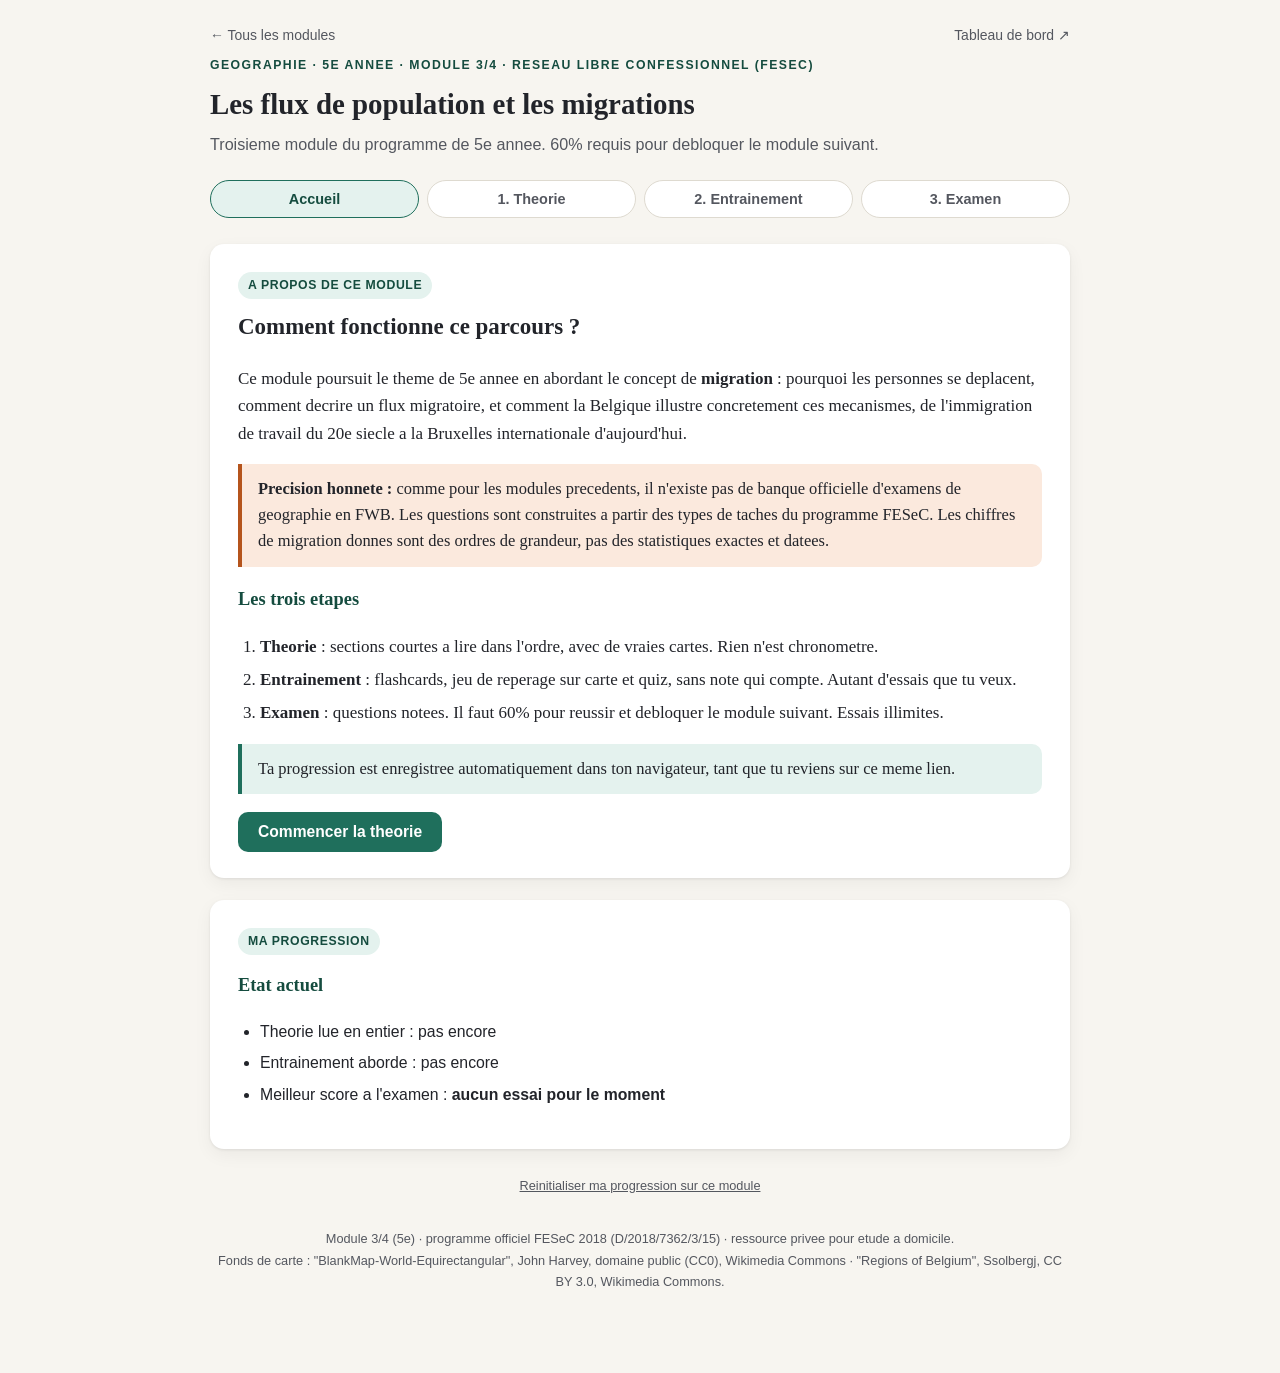
<file: module-3.html>
<!DOCTYPE html>
<html lang="fr">
<head>
<meta charset="UTF-8">
<meta name="viewport" content="width=device-width, initial-scale=1.0">
<title>Geographie 5e - Module 3 : Migrations</title>
<link rel="stylesheet" href="shared/engine.css">
</head>
<body>
<div id="app-root"></div>
<script>window.GEO_ASSET_BASE = 'assets/maps/';</script>
<script src="shared/engine.js"></script>
<script>
const theorySlides = [
{
  title: "1. Objectifs de ce module",
  html: `
    <p>Les modules 1 et 2 ont montre que les ressources et les activites economiques ne sont pas reparties de facon egale sur Terre, et que cela genere d'enormes flux de marchandises. Cette meme inegalite genere aussi des flux... de personnes.</p>
    <p>Ce module etudie le concept qui permet de comprendre ces deplacements : la <strong>migration</strong>.</p>
    <div class="callout">
      <strong>A la fin de ce module, tu seras capable de :</strong>
      <ul class="clean">
        <li>definir les notions de migration, d'emigration et d'immigration ;</li>
        <li>expliquer un flux migratoire par des facteurs de repulsion et d'attraction ;</li>
        <li>decrire un flux migratoire en precisant son origine, sa destination et son intensite ;</li>
        <li>situer les grands flux migratoires internationaux et expliquer le cas particulier de la Belgique.</li>
      </ul>
    </div>
  `
},
{
  title: "2. Le concept de migration",
  html: `
    <p>Une <strong class="term" data-def="Une migration, c'est un deplacement durable d'une personne ou d'un groupe de personnes d'un lieu vers un autre.">migration</strong> est un deplacement durable d'une personne ou d'un groupe de personnes d'un lieu vers un autre. En geographie, on distingue surtout la migration <strong>internationale</strong> (qui franchit une frontiere entre deux pays) de la migration <strong>interne</strong> (a l'interieur d'un meme pays, par exemple de la campagne vers la ville).</p>
    <table class="data">
      <tr><th>Terme</th><th>Definition</th></tr>
      <tr><td><strong class="term" data-def="L'emigration, c'est le fait de quitter son pays d'origine.">Emigration</strong></td><td>Le fait de quitter son pays d'origine. On parle d'emigres du point de vue du pays de depart.</td></tr>
      <tr><td><strong class="term" data-def="L'immigration, c'est le fait d'arriver dans un nouveau pays.">Immigration</strong></td><td>Le fait d'arriver dans un nouveau pays. On parle d'immigres du point de vue du pays d'arrivee.</td></tr>
      <tr><td><strong class="term" data-def="Le solde migratoire, c'est la difference entre le nombre d'immigrations et le nombre d'emigrations pour un territoire, sur une periode donnee.">Solde migratoire</strong></td><td>La difference entre le nombre d'immigrations et le nombre d'emigrations pour un territoire donne, sur une periode donnee.</td></tr>
    </table>
    <div class="callout piege">
      <strong>Piege frequent :</strong> « emigration » et « immigration » decrivent le meme deplacement, mais vu depuis deux points de vue differents. Une personne qui part du Maroc pour s'installer en Belgique est a la fois une <em>emigree</em> (du point de vue du Maroc) et une <em>immigree</em> (du point de vue de la Belgique).
    </div>
  `
},
{
  title: "3. Pourquoi migre-t-on ? Facteurs de repulsion et d'attraction",
  html: `
    <p>La demarche geographique explique un flux migratoire par deux types de facteurs, souvent presents en meme temps.</p>
    <div class="callout">
      <strong class="term" data-def="Un facteur de repulsion, c'est un element du lieu de depart qui pousse a partir : manque d'emploi, risques, faible niveau de developpement.">Facteur de repulsion (push)</strong> : un element du lieu de depart qui pousse a partir (manque d'emploi, faible acces aux ressources ou aux services, risques naturels ou conflits, faible niveau de developpement).<br><br>
      <strong class="term" data-def="Un facteur d'attraction, c'est un element du lieu d'arrivee qui attire : emploi disponible, securite, niveau de developpement plus eleve.">Facteur d'attraction (pull)</strong> : un element du lieu d'arrivee qui attire (emploi disponible, meilleur acces aux ressources et aux services, securite, niveau de developpement plus eleve).
    </div>
    <p>Ce raisonnement prolonge directement ce que tu as deja vu : l'inegale repartition des ressources (module 1) et des activites economiques liees aux flux de marchandises (module 2) cree des differences de developpement entre les territoires. Ces differences sont precisement ce qui pousse et attire les migrations.</p>
    <div class="callout piege">
      <strong>Piege frequent :</strong> il ne s'agit jamais d'un seul facteur. Une migration s'explique presque toujours par une combinaison de facteurs de repulsion (au depart) et de facteurs d'attraction (a l'arrivee), et par les liens deja existants entre les deux territoires (langue, reseaux familiaux, ancienne colonisation, accords entre Etats...).
    </div>
  `
},
{
  title: "4. Les grands flux migratoires internationaux",
  html: `
    <p>A l'echelle mondiale, quelques grands corridors migratoires concentrent une part importante des migrations internationales.</p>
    <div id="theory-map-4"></div>
    <p class="map-caption">Carte reelle : quelques grands foyers de depart (rouge) et de destination (vert) des migrations internationales actuelles.</p>
    <table class="data">
      <tr><th>Corridor</th><th>Type de facteur dominant</th></tr>
      <tr><td>Mexique et Amerique centrale vers les Etats-Unis</td><td>Attraction economique (emploi, salaires) ; proximite geographique.</td></tr>
      <tr><td>Afrique du Nord et Afrique subsaharienne vers l'Europe</td><td>Ecart de developpement, parfois conflits ; proximite via la Mediterranee.</td></tr>
      <tr><td>Asie du Sud (Inde, Pakistan, Bangladesh, Philippines) vers les pays du Golfe</td><td>Attraction economique : forte demande de main-d'oeuvre liee a l'exploitation des hydrocarbures (voir module 1).</td></tr>
      <tr><td>Europe de l'Est vers l'Europe de l'Ouest</td><td>Libre circulation au sein de l'Union europeenne, ecarts de salaires.</td></tr>
    </table>
    <div class="callout">
      Remarque le lien avec le module 1 : les pays du Golfe, riches en hydrocarbures, attirent une immigration de travail considerable pour exploiter et faire fonctionner cette economie. La geographie des ressources et la geographie des migrations sont etroitement liees.
    </div>
  `,
  postRender: function(helpers){
    helpers.renderWorldMap(document.getElementById('theory-map-4'), {
      markers: [
        {lon:-102, lat:23, color:'#a3283f', r:20, label:'Mexique', dx:-200, dy:0},
        {lon:-6, lat:32, color:'#a3283f', r:18, label:'Maroc', dx:-180, dy:0},
        {lon:78, lat:21, color:'#a3283f', r:22, label:'Inde', dx:25, dy:20},
        {lon:19, lat:52, color:'#a3283f', r:16, label:'Pologne', dx:25, dy:-14},
        {lon:-98, lat:39, color:'#1f6f5c', r:20, label:'Etats-Unis', dx:25, dy:0},
        {lon:4.5, lat:50.5, color:'#1f6f5c', r:14, label:'Europe occ.', dx:25, dy:20},
        {lon:55.3, lat:25.2, color:'#1f6f5c', r:18, label:'Golfe (EAU)', dx:25, dy:-14}
      ]
    });
  }
},
{
  title: "5. Etude de cas : la Belgique, un pays d'immigration",
  html: `
    <p>La Belgique illustre bien ces mecanismes. Des la fin du 19e siecle et surtout apres la Seconde Guerre mondiale, le pays a fait appel a une immigration de travail importante pour ses mines et son industrie lourde en Wallonie (notamment en provenance d'Italie, puis du Maroc et de Turquie a partir des annees 1960), avant de se diversifier largement.</p>
    <div class="callout">
      <strong>Facteurs d'attraction de la Belgique a cette epoque :</strong> forte demande de main-d'oeuvre dans les mines et l'industrie, accords bilateraux signes par l'Etat belge avec plusieurs pays pour organiser cette immigration.
    </div>
    <p>Aujourd'hui, <strong>Bruxelles</strong> est l'une des villes les plus internationales d'Europe : elle accueille de nombreuses institutions europeennes et internationales, ce qui attire une immigration qualifiee en plus des flux plus anciens lies au travail industriel.</p>
    <div class="callout piege">
      <strong>Piege frequent :</strong> le solde migratoire d'un pays n'est jamais uniquement lie a un seul type de migration. La Belgique connait a la fois de l'immigration de travail, de l'immigration liee aux institutions internationales, et de l'immigration intra-europeenne (libre circulation au sein de l'UE).
    </div>
  `
},
{
  title: "6. Reperes spatiaux a connaitre pour ce module",
  html: `
    <p>Pour ce module, il faut pouvoir situer les grands foyers de depart et de destination suivants.</p>
    <table class="data">
      <tr><th>Role</th><th>Region a connaitre</th></tr>
      <tr><td>Foyers de depart</td><td>Mexique et Amerique centrale, Maroc (et Afrique du Nord), Inde (et Asie du Sud), Pologne (et Europe de l'Est)</td></tr>
      <tr><td>Foyers de destination</td><td>Etats-Unis, Europe occidentale (dont la Belgique), pays du Golfe (Emirats arabes unis, Arabie saoudite)</td></tr>
    </table>
    <div class="callout">
      Ces reperes viennent completer ceux des modules 1 (zones productrices) et 2 (corridors commerciaux et grands ports). Tu commences a disposer d'une vraie carte mentale du monde, construite theme par theme.
    </div>
    <p><strong>Tu as termine la theorie de ce module.</strong> Passe maintenant a l'entrainement.</p>
  `
}
];

const flashcardBank = [
  {front:"Migration", back:"Deplacement durable d'une personne ou d'un groupe de personnes d'un lieu vers un autre."},
  {front:"Emigration", back:"Le fait de quitter son pays d'origine (point de vue du pays de depart)."},
  {front:"Immigration", back:"Le fait d'arriver dans un nouveau pays (point de vue du pays d'arrivee)."},
  {front:"Solde migratoire", back:"Difference entre le nombre d'immigrations et le nombre d'emigrations, sur une periode donnee."},
  {front:"Facteur de repulsion (push)", back:"Element du lieu de depart qui pousse a partir (manque d'emploi, risques, faible developpement)."},
  {front:"Facteur d'attraction (pull)", back:"Element du lieu d'arrivee qui attire (emploi, securite, meilleur niveau de developpement)."},
  {front:"Migration interne", back:"Deplacement a l'interieur d'un meme pays (ex : campagne vers ville)."},
  {front:"Migration internationale", back:"Deplacement qui franchit une frontiere entre deux pays."},
  {front:"Pourquoi les pays du Golfe attirent-ils une forte immigration de travail ?", back:"Pour exploiter et faire fonctionner leur economie liee aux hydrocarbures (lien avec le module 1)."},
  {front:"Pourquoi la Belgique a-t-elle fait appel a l'immigration au 20e siecle ?", back:"Pour repondre a la forte demande de main-d'oeuvre des mines et de l'industrie lourde en Wallonie."},
  {front:"Pourquoi Bruxelles est-elle une ville tres internationale aujourd'hui ?", back:"Elle accueille de nombreuses institutions europeennes et internationales, qui attirent une immigration qualifiee."}
];

const gameRounds = [
  {kind:'world', prompt:"Clique sur le Mexique (grand foyer de depart vers les Etats-Unis).", lon:-102, lat:23, tol:100},
  {kind:'world', prompt:"Clique sur le Maroc (foyer de depart vers l'Europe).", lon:-6, lat:32, tol:60},
  {kind:'world', prompt:"Clique sur l'Inde (foyer de depart vers le Golfe et le monde).", lon:78, lat:21, tol:130},
  {kind:'world', prompt:"Clique sur les Emirats arabes unis (foyer de destination du Golfe).", lon:55.3, lat:25.2, tol:60},
  {kind:'world', prompt:"Clique sur les Etats-Unis (premier foyer de destination au monde).", lon:-98, lat:39, tol:150},
  {kind:'world', prompt:"Clique sur la Pologne (foyer de depart vers l'Europe de l'Ouest).", lon:19, lat:52, tol:70},
  {kind:'belgium', prompt:"Clique sur la Region de Bruxelles-Capitale (ville tres internationale).", region:'Bruxelles'},
  {kind:'belgium', prompt:"Clique sur la Region wallonne (immigration de travail historique liee aux mines).", region:'Wallonie'}
];

const exerciseBank = [
  { type:'mcq', points:1,
    prompt:"Une personne qui quitte l'Inde pour s'installer aux Emirats arabes unis est, du point de vue de l'Inde :",
    options:["une immigree","une emigree","une touriste","une refugiee climatique obligatoirement"],
    correct:1,
    explain:"Du point de vue du pays de depart (l'Inde), c'est une emigration. Du point de vue des Emirats (pays d'arrivee), ce serait une immigration."
  },
  { type:'tf', points:1,
    prompt:"Un facteur de repulsion (push) est un element du lieu de destination qui attire les migrants.",
    correct:false,
    explain:"Faux. Le facteur de repulsion (push) concerne le lieu de depart. Le facteur d'attraction (pull) concerne le lieu de destination."
  },
  { type:'match', points:4,
    prompt:"Associe chaque foyer de depart au facteur d'attraction principal du corridor migratoire correspondant.",
    items:[
      {left:"Mexique -> Etats-Unis", options:["Libre circulation dans l'UE, ecarts de salaires","Demande de main-d'oeuvre liee aux hydrocarbures","Attraction economique, proximite geographique","Institutions internationales, emplois qualifies"], correct:"Attraction economique, proximite geographique"},
      {left:"Inde -> Golfe persique", options:["Libre circulation dans l'UE, ecarts de salaires","Demande de main-d'oeuvre liee aux hydrocarbures","Attraction economique, proximite geographique","Institutions internationales, emplois qualifies"], correct:"Demande de main-d'oeuvre liee aux hydrocarbures"},
      {left:"Pologne -> Europe de l'Ouest", options:["Libre circulation dans l'UE, ecarts de salaires","Demande de main-d'oeuvre liee aux hydrocarbures","Attraction economique, proximite geographique","Institutions internationales, emplois qualifies"], correct:"Libre circulation dans l'UE, ecarts de salaires"},
      {left:"Divers pays -> Bruxelles", options:["Libre circulation dans l'UE, ecarts de salaires","Demande de main-d'oeuvre liee aux hydrocarbures","Attraction economique, proximite geographique","Institutions internationales, emplois qualifies"], correct:"Institutions internationales, emplois qualifies"}
    ],
    explain:"Chaque corridor migratoire s'explique par une combinaison de facteurs, mais un facteur d'attraction domine souvent l'explication geographique."
  },
  { type:'data', points:2,
    prompt:"Observe ce tableau (ordre de grandeur du nombre de personnes vivant hors de leur pays de naissance).",
    tableHtml:`<table class="data"><tr><th>Pays de destination</th><th>Immigres (ordre de grandeur)</th></tr>
      <tr><td>Etats-Unis</td><td>50 millions</td></tr>
      <tr><td>Allemagne</td><td>16 millions</td></tr>
      <tr><td>Arabie saoudite</td><td>13 millions</td></tr>
      <tr><td>Russie</td><td>12 millions</td></tr>
      <tr><td>Royaume-Uni</td><td>9 millions</td></tr></table>`,
    subquestions:[
      {prompt:"Quel est le premier pays de destination des migrations internationales dans ce tableau ?", accepted:["etats-unis","les etats-unis","usa"]},
      {prompt:"Quel pays de ce tableau est un pays du Golfe, riche en hydrocarbures ?", accepted:["arabie saoudite"]}
    ],
    explain:"Les Etats-Unis restent le premier pays de destination au monde. L'Arabie saoudite illustre le lien entre hydrocarbures et immigration de travail."
  },
  { type:'classify', points:3,
    prompt:"Pour chacun des elements suivants, indique s'il s'agit plutot d'un facteur de repulsion (au depart) ou d'attraction (a l'arrivee).",
    classifyOptions:["Repulsion","Attraction"],
    items:[
      {text:"Un manque d'emplois disponibles dans le pays d'origine", correct:"Repulsion"},
      {text:"Une forte demande de main-d'oeuvre dans les mines et l'industrie", correct:"Attraction"},
      {text:"La presence d'institutions internationales qui recrutent du personnel qualifie", correct:"Attraction"},
      {text:"Un acces limite aux ressources ou aux services de base", correct:"Repulsion"},
      {text:"Des salaires plus eleves dans le pays de destination", correct:"Attraction"}
    ],
    explain:"Un meme flux migratoire combine presque toujours au moins un facteur de repulsion et un facteur d'attraction."
  },
  { type:'open', points:3,
    prompt:"Explique, en 4 a 5 phrases, pourquoi les pays du Golfe persique attirent une immigration de travail importante, en faisant le lien avec ce que tu as appris au module 1.",
    keywordGroups:[["golfe","emirats","arabie"],["hydrocarbures","petrole","gaz"],["attraction","emploi","main-d'oeuvre","main d oeuvre"],["module 1","ressources","atout"]],
    modelAnswer:"Les pays du Golfe persique, comme l'Arabie saoudite ou les Emirats arabes unis, disposent d'un atout majeur vu au module 1 : d'importantes reserves de petrole et de gaz. L'exploitation de ces ressources et le developpement economique qu'elle finance creent une forte demande de main-d'oeuvre, dans la construction, les services et l'industrie. Cette demande constitue un facteur d'attraction puissant pour des travailleurs venus de pays ou l'emploi est plus rare, notamment d'Asie du Sud (Inde, Pakistan, Bangladesh, Philippines). On voit ainsi que la geographie des ressources energetiques (module 1) explique directement une partie de la geographie des migrations."
  }
];

const examBank = [
  { type:'mcq', points:1,
    prompt:"Le solde migratoire d'un territoire correspond a :",
    options:["le nombre total d'habitants du territoire","la difference entre le nombre d'immigrations et le nombre d'emigrations","le nombre de touristes recus chaque annee","le nombre de personnes nees a l'etranger, sans limite de temps"],
    correct:1
  },
  { type:'mcq', points:1,
    prompt:"Une migration interne est un deplacement :",
    options:["qui franchit toujours une frontiere internationale","a l'interieur d'un meme pays","uniquement lie au tourisme","impossible a etudier en geographie"],
    correct:1
  },
  { type:'mcq', points:1,
    prompt:"Un facteur d'attraction (pull) concerne :",
    options:["le lieu de depart","le lieu de destination","uniquement le climat","uniquement les conflits armes"],
    correct:1
  },
  { type:'mcq', points:1,
    prompt:"Pourquoi la Belgique a-t-elle fait appel a une immigration de travail importante au 20e siecle ?",
    options:["Pour peupler des regions vides","Pour repondre a la demande de main-d'oeuvre des mines et de l'industrie lourde","Uniquement pour des raisons diplomatiques","Parce que la loi l'imposait depuis 1830"],
    correct:1
  },
  { type:'mcq', points:1,
    prompt:"Le corridor migratoire entre l'Asie du Sud et les pays du Golfe s'explique surtout par :",
    options:["la proximite geographique directe","la demande de main-d'oeuvre liee a l'exploitation des hydrocarbures","le meme climat dans les deux regions","l'absence de frontieres entre les deux regions"],
    correct:1
  },
  { type:'tf', points:1,
    prompt:"Emigration et immigration decrivent deux deplacements differents.",
    correct:false
  },
  { type:'tf', points:1,
    prompt:"Une migration internationale s'explique en general par un seul facteur, jamais par une combinaison.",
    correct:false
  },
  { type:'match', points:4,
    prompt:"Associe chaque foyer de depart au facteur d'attraction principal du corridor migratoire correspondant.",
    items:[
      {left:"Mexique -> Etats-Unis", options:["Libre circulation dans l'UE, ecarts de salaires","Demande de main-d'oeuvre liee aux hydrocarbures","Attraction economique, proximite geographique","Institutions internationales, emplois qualifies"], correct:"Attraction economique, proximite geographique"},
      {left:"Inde -> Golfe persique", options:["Libre circulation dans l'UE, ecarts de salaires","Demande de main-d'oeuvre liee aux hydrocarbures","Attraction economique, proximite geographique","Institutions internationales, emplois qualifies"], correct:"Demande de main-d'oeuvre liee aux hydrocarbures"},
      {left:"Pologne -> Europe de l'Ouest", options:["Libre circulation dans l'UE, ecarts de salaires","Demande de main-d'oeuvre liee aux hydrocarbures","Attraction economique, proximite geographique","Institutions internationales, emplois qualifies"], correct:"Libre circulation dans l'UE, ecarts de salaires"},
      {left:"Divers pays -> Bruxelles", options:["Libre circulation dans l'UE, ecarts de salaires","Demande de main-d'oeuvre liee aux hydrocarbures","Attraction economique, proximite geographique","Institutions internationales, emplois qualifies"], correct:"Institutions internationales, emplois qualifies"}
    ]
  },
  { type:'data', points:2,
    prompt:"A partir du tableau ci-dessous :",
    tableHtml:`<table class="data"><tr><th>Pays de destination</th><th>Immigres (ordre de grandeur)</th></tr>
      <tr><td>Etats-Unis</td><td>50 millions</td></tr>
      <tr><td>Allemagne</td><td>16 millions</td></tr>
      <tr><td>Arabie saoudite</td><td>13 millions</td></tr>
      <tr><td>Russie</td><td>12 millions</td></tr>
      <tr><td>Royaume-Uni</td><td>9 millions</td></tr></table>`,
    subquestions:[
      {prompt:"Quel pays europeen de ce tableau accueille le plus d'immigres ?", accepted:["allemagne"]},
      {prompt:"Cite un pays de ce tableau dont l'immigration est fortement liee aux hydrocarbures.", accepted:["arabie saoudite"]}
    ]
  },
  { type:'classify', points:3,
    prompt:"Pour chacun des elements suivants, indique s'il s'agit plutot d'un facteur de repulsion (au depart) ou d'attraction (a l'arrivee).",
    classifyOptions:["Repulsion","Attraction"],
    items:[
      {text:"Un manque d'emplois disponibles dans le pays d'origine", correct:"Repulsion"},
      {text:"Une forte demande de main-d'oeuvre dans les mines et l'industrie", correct:"Attraction"},
      {text:"La presence d'institutions internationales qui recrutent du personnel qualifie", correct:"Attraction"},
      {text:"Un acces limite aux ressources ou aux services de base", correct:"Repulsion"},
      {text:"Des salaires plus eleves dans le pays de destination", correct:"Attraction"}
    ]
  },
  { type:'open', points:3,
    prompt:"Explique, en 4 a 5 phrases, comment le cas de la Belgique illustre a la fois des facteurs de repulsion (dans les pays de depart) et des facteurs d'attraction (en Belgique).",
    keywordGroups:[["repulsion"],["attraction"],["mines","industrie","bruxelles","institutions"],["belgique"]],
    modelAnswer:"Le cas de la Belgique montre bien la combinaison de facteurs a l'oeuvre dans toute migration. Au 20e siecle, des pays comme l'Italie, le Maroc ou la Turquie connaissaient un manque d'emplois : c'etait un facteur de repulsion. En meme temps, la Belgique offrait un facteur d'attraction fort, avec une demande importante de main-d'oeuvre dans les mines et l'industrie lourde de Wallonie. Aujourd'hui, Bruxelles attire une immigration differente, plus qualifiee, grace a la presence d'institutions europeennes et internationales qui recrutent du personnel venu de toute l'Europe et du monde. La Belgique illustre ainsi que les facteurs d'attraction d'un meme pays peuvent evoluer et se diversifier avec le temps."
  }
];

GeoEngine.initModule({
  id: 'm3-migrations',
  eyebrow: "Geographie &middot; 5e annee &middot; Module 3/4 &middot; Reseau libre confessionnel (FESeC)",
  title: "Les flux de population et les migrations",
  subtitle: "Troisieme module du programme de 5e annee. 60% requis pour debloquer le module suivant.",
  introHtml: `
    <p>Ce module poursuit le theme de 5e annee en abordant le concept de <strong>migration</strong> : pourquoi les personnes se deplacent, comment decrire un flux migratoire, et comment la Belgique illustre concretement ces mecanismes, de l'immigration de travail du 20e siecle a la Bruxelles internationale d'aujourd'hui.</p>
    <div class="callout warn">
      <strong>Precision honnete :</strong> comme pour les modules precedents, il n'existe pas de banque officielle d'examens de geographie en FWB. Les questions sont construites a partir des types de taches du programme FESeC. Les chiffres de migration donnes sont des ordres de grandeur, pas des statistiques exactes et datees.
    </div>
  `,
  examTitle: "les flux de population et les migrations",
  passThreshold: 60,
  theorySlides, flashcardBank, gameRounds, exerciseBank, examBank,
  hubHref: 'index.html',
  nextHref: 'module-4.html',
  nextTitle: 'Amenagements, risques et developpement durable',
  footerHtml: 'Module 3/4 (5e) &middot; programme officiel FESeC 2018 (D/2018/7362/3/15) &middot; ressource privee pour etude a domicile.<br>Fonds de carte : "BlankMap-World-Equirectangular", John Harvey, domaine public (CC0), Wikimedia Commons &middot; "Regions of Belgium", Ssolbergj, CC BY 3.0, Wikimedia Commons.'
});
</script>
</body>
</html>
</file>
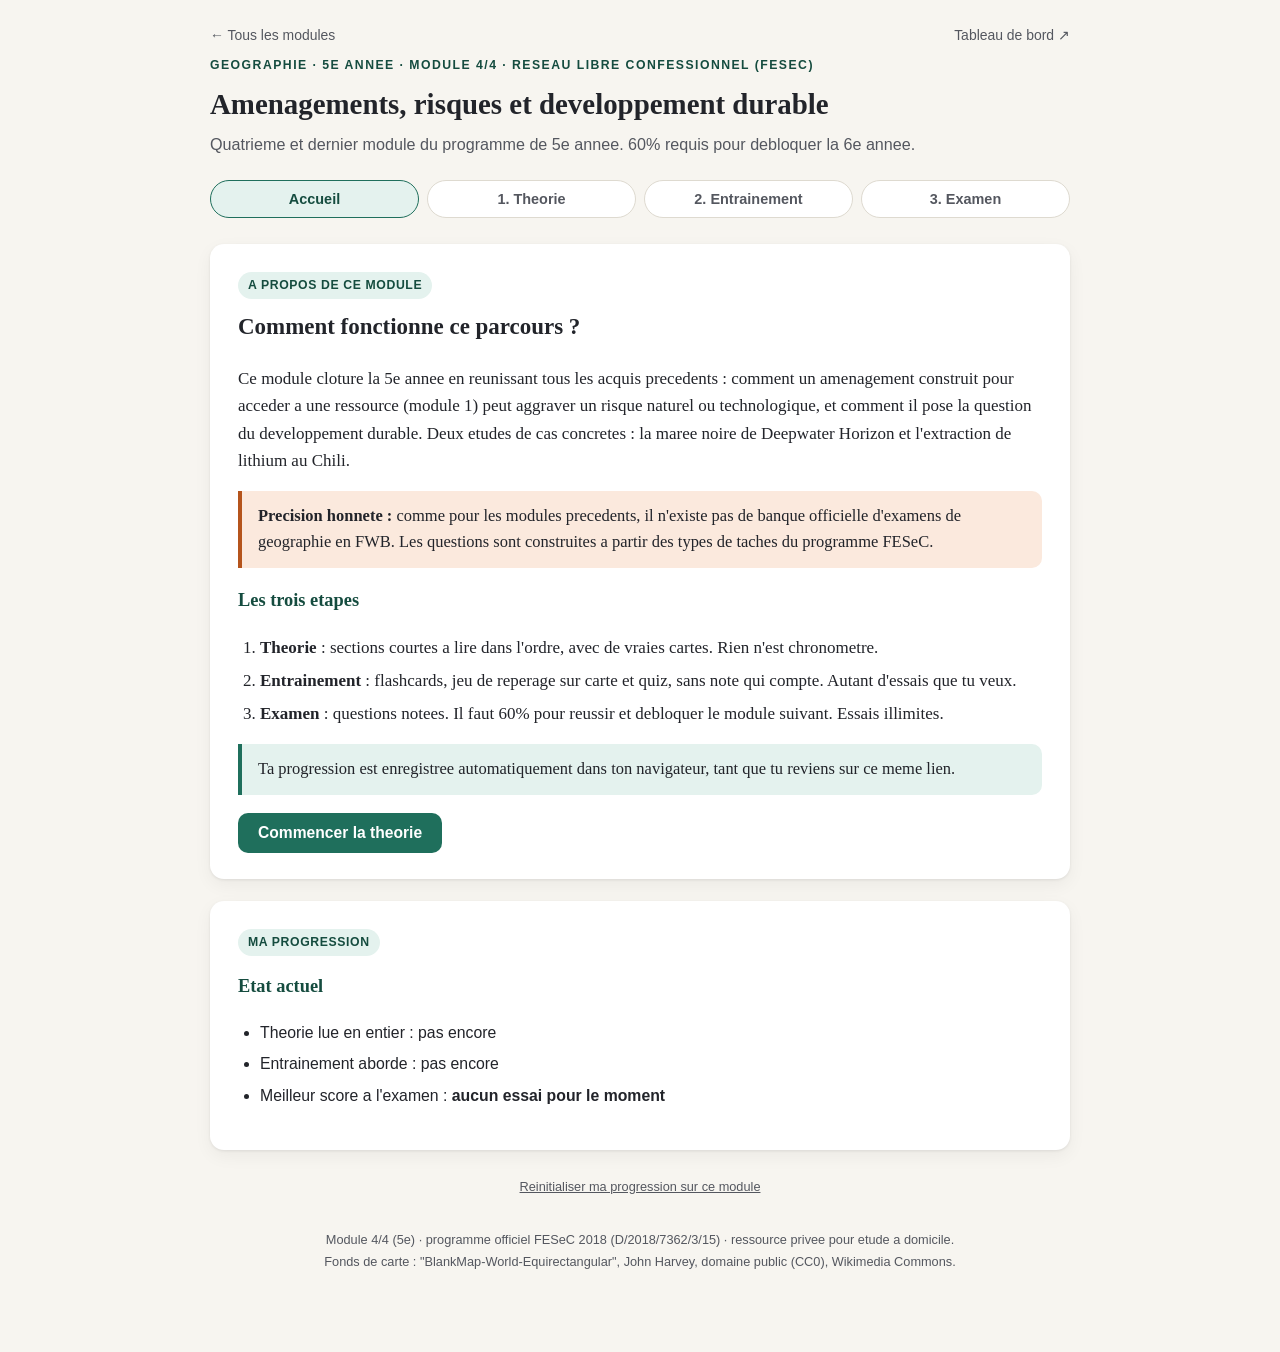
<file: module-4.html>
<!DOCTYPE html>
<html lang="fr">
<head>
<meta charset="UTF-8">
<meta name="viewport" content="width=device-width, initial-scale=1.0">
<title>Geographie 5e - Module 4 : Amenagements et developpement durable</title>
<link rel="stylesheet" href="shared/engine.css">
</head>
<body>
<div id="app-root"></div>
<script>window.GEO_ASSET_BASE = 'assets/maps/';</script>
<script src="shared/engine.js"></script>
<script>
const theorySlides = [
{
  title: "1. Objectifs de ce module",
  html: `
    <p>Ce quatrieme et dernier module de 5e annee reunit tout ce que tu as appris : la repartition inegale des ressources (module 1), les flux de marchandises (module 2) et les flux de population (module 3) poussent les Etats et les entreprises a <strong>amenager le territoire</strong> pour faciliter l'acces aux ressources. Mais ces amenagements ont des effets, parfois positifs, parfois negatifs, sur l'environnement et sur les risques.</p>
    <div class="callout">
      <strong>A la fin de ce module, tu seras capable de :</strong>
      <ul class="clean">
        <li>distinguer les concepts de developpement et de developpement durable ;</li>
        <li>expliquer comment un amenagement peut aggraver un risque naturel ou technologique ;</li>
        <li>identifier des espaces a risque en te referant a un modele spatial (la tectonique des plaques) ;</li>
        <li>discuter le dilemme entre developpement economique et developpement durable a partir d'un cas concret.</li>
      </ul>
    </div>
  `
},
{
  title: "2. Developpement et developpement durable",
  html: `
    <table class="data">
      <tr><th>Concept</th><th>Definition</th></tr>
      <tr><td><strong class="term" data-def="Le developpement, c'est l'amelioration des conditions de vie d'une population : acces aux ressources, aux services, au niveau de vie.">Developpement</strong></td><td>L'amelioration des conditions de vie d'une population (acces aux ressources, aux services, au niveau de vie).</td></tr>
      <tr><td><strong class="term" data-def="Le developpement durable, c'est un developpement qui repond aux besoins du present sans compromettre la capacite des generations futures a repondre aux leurs.">Developpement durable</strong></td><td>Un developpement qui repond aux besoins du present sans compromettre la capacite des generations futures a repondre aux leurs.</td></tr>
    </table>
    <div class="callout">
      Un amenagement peut favoriser le developpement immediat d'un territoire (emplois, revenus, acces a une ressource) tout en posant question pour le developpement durable, si son cout environnemental futur est trop eleve (epuisement d'une ressource, pollution, aggravation d'un risque).
    </div>
    <div class="callout piege">
      <strong>Piege frequent :</strong> « developpement durable » ne signifie pas « ecologique » au sens strict. C'est un equilibre a trouver entre les besoins economiques et sociaux d'aujourd'hui et la preservation des ressources pour demain. Un amenagement peut etre bon pour le developpement et mauvais pour le developpement durable, ou l'inverse.
    </div>
  `
},
{
  title: "3. Un amenagement peut aggraver un risque",
  html: `
    <p>Pour acceder a une ressource (module 1), l'Homme construit des amenagements : plateformes petrolieres en mer, mines a ciel ouvert, barrages... Ces amenagements peuvent <strong>aggraver un risque</strong> deja present sur le territoire.</p>
    <div id="theory-map-3"></div>
    <p class="map-caption">Carte reelle : lieu de la maree noire de Deepwater Horizon (2010), golfe du Mexique.</p>
    <div class="callout">
      <strong>Etude de cas : Deepwater Horizon (golfe du Mexique, 2010).</strong> L'explosion d'une plateforme de forage petrolier en eaux profondes a provoque l'une des plus importantes marees noires de l'histoire, avec des consequences durables sur les ecosystemes marins et cotiers. Cet amenagement, construit pour repondre a la demande mondiale de petrole (module 1), a transforme un risque technologique potentiel en catastrophe reelle.
    </div>
    <p>Ce cas illustre le concept de <strong class="term" data-def="La vulnerabilite, c'est le fait qu'un territoire ou un amenagement soit expose et fragile face a un risque : plus il est complexe et expose, plus le risque est eleve si un incident survient.">vulnerabilite</strong> : plus un amenagement est complexe et expose (ici, un forage en eaux tres profondes), plus le risque technologique associe est eleve si un incident survient.</p>
  `,
  postRender: function(helpers){
    helpers.renderWorldMap(document.getElementById('theory-map-3'), {
      markers: [
        {lon:-88.4, lat:28.7, color:'#a3283f', r:20, label:'Deepwater Horizon (2010)', dx:25, dy:0}
      ]
    });
  }
},
{
  title: "4. Developpement contre developpement durable : le cas du lithium",
  html: `
    <p>Le lithium, tu l'as vu au module 1, est essentiel pour fabriquer les batteries (vehicules electriques, stockage d'energie renouvelable). L'Australie en est le premier producteur, mais une grande partie du lithium sud-americain provient de <strong>salars</strong>, des lacs sales asseches, notamment au Chili.</p>
    <div id="theory-map-4"></div>
    <p class="map-caption">Carte reelle : le Salar d'Atacama, dans le desert du meme nom, au Chili.</p>
    <div class="callout">
      <strong>Etude de cas : le Salar d'Atacama (Chili).</strong> Pour extraire le lithium dissous dans la saumure du sous-sol, il faut pomper de grandes quantites d'eau dans l'une des regions les plus arides du monde. Cet amenagement favorise le <strong>developpement</strong> economique local et mondial (emplois, revenus, transition energetique mondiale), mais menace la disponibilite en eau pour les communautes locales et les ecosystemes du desert : c'est un enjeu de <strong>developpement durable</strong>.
    </div>
    <p>Ce cas montre bien qu'un meme amenagement peut etre juge positivement sous l'angle du developpement (il cree de la richesse, il sert la transition energetique mondiale) et de maniere plus critique sous l'angle du developpement durable (il fragilise une ressource locale rare, l'eau).</p>
  `,
  postRender: function(helpers){
    helpers.renderWorldMap(document.getElementById('theory-map-4'), {
      markers: [
        {lon:-68.2, lat:-23.5, color:'#b5541c', r:18, label:"Salar d'Atacama", dx:25, dy:0}
      ]
    });
  }
},
{
  title: "5. Identifier des espaces a risque grace a un modele spatial",
  html: `
    <p>Rappel du 2e degre : le modele de la <strong class="term" data-def="La tectonique des plaques est un modele qui explique la repartition des seismes et des volcans dans le monde, notamment le long des zones de collision entre plaques.">tectonique des plaques</strong> permet d'expliquer la repartition des seismes et des volcans dans le monde, notamment le long des zones de collision et de subduction entre plaques.</p>
    <div class="callout">
      Un amenagement construit dans une zone de fort risque tectonique (centrale nucleaire, grand barrage, plateforme petroliere) doit tenir compte de ce risque naturel en plus du risque technologique qu'il cree lui-meme. Le cumul des deux peut rendre un territoire particulierement vulnerable.
    </div>
    <p>C'est exactement la demarche attendue : face a un nouvel amenagement, tu dois pouvoir te demander « ce territoire est-il, en plus, expose a un risque naturel connu (via le modele de la tectonique des plaques) ? » avant de juger de sa pertinence.</p>
    <div class="callout piege">
      <strong>Piege frequent :</strong> le risque technologique (lie a l'amenagement humain) et le risque naturel (lie a la tectonique, au climat...) sont deux choses differentes, mais ils peuvent se cumuler sur un meme territoire et s'aggraver mutuellement.
    </div>
  `
},
{
  title: "6. Reperes spatiaux a connaitre pour ce module",
  html: `
    <table class="data">
      <tr><th>Lieu</th><th>Ce qu'il faut retenir</th></tr>
      <tr><td>Golfe du Mexique</td><td>Lieu de la maree noire de Deepwater Horizon (2010), exemple de risque technologique lie a un amenagement petrolier.</td></tr>
      <tr><td>Salar d'Atacama (Chili)</td><td>Extraction de lithium en zone desertique : dilemme developpement / developpement durable lie a l'eau.</td></tr>
    </table>
    <div class="callout">
      Ce module cloture la 5e annee. Tu as maintenant construit une vraie carte mentale du monde a travers quatre entrees : les ressources (module 1), les flux de marchandises (module 2), les flux de population (module 3) et les amenagements/risques/developpement durable (module 4). La 6e annee va remobiliser tous ces acquis pour etudier l'amenagement du territoire, notamment a l'echelle belge et europeenne.
    </div>
    <p><strong>Tu as termine la theorie de ce module, et la theorie de toute la 5e annee.</strong> Passe maintenant a l'entrainement, puis a l'examen final de 5e.</p>
  `
}
];

const flashcardBank = [
  {front:"Developpement", back:"Amelioration des conditions de vie d'une population (acces aux ressources, aux services, au niveau de vie)."},
  {front:"Developpement durable", back:"Developpement qui repond aux besoins du present sans compromettre la capacite des generations futures a repondre aux leurs."},
  {front:"Risque technologique", back:"Risque lie a une activite ou un amenagement humain (ex : plateforme petroliere, usine)."},
  {front:"Maree noire de Deepwater Horizon", back:"Catastrophe petroliere de 2010 dans le golfe du Mexique, suite a l'explosion d'une plateforme de forage en eaux profondes."},
  {front:"Salar", back:"Lac sale aseche, riche en mineraux dissous (dont le lithium) ; le Salar d'Atacama au Chili en est un exemple."},
  {front:"Pourquoi l'extraction du lithium au Salar d'Atacama pose un probleme de developpement durable", back:"Elle necessite de grandes quantites d'eau dans une region tres aride, menacant les ressources en eau locales."},
  {front:"Le modele spatial utile pour reperer les zones a risque sismique/volcanique", back:"Le modele de la tectonique des plaques."},
  {front:"Vulnerabilite (rappel)", back:"Degre d'exposition d'un territoire ou d'une population face a un aléa."}
];

const gameRounds = [
  {kind:'world', prompt:"Clique sur le golfe du Mexique (lieu de la catastrophe de Deepwater Horizon).", lon:-88.4, lat:28.7, tol:90},
  {kind:'world', prompt:"Clique sur le Chili (Salar d'Atacama, extraction de lithium).", lon:-70, lat:-30, tol:90},
  {kind:'world', prompt:"Clique sur le Japon (zone de tres forte activite sismique et volcanique).", lon:138, lat:37, tol:100},
  {kind:'world', prompt:"Clique sur l'Indonesie (autre zone de tres forte activite tectonique).", lon:118, lat:-2, tol:110},
  {kind:'world', prompt:"Clique sur la Norvege (rappel module 1 : plateformes petrolieres en mer du Nord).", lon:10, lat:62, tol:75},
  {kind:'world', prompt:"Clique sur la Republique democratique du Congo (rappel module 1 : cobalt).", lon:23, lat:-2, tol:95}
];

const exerciseBank = [
  { type:'mcq', points:1,
    prompt:"Le developpement durable se definit comme un developpement qui :",
    options:["interdit toute exploitation de ressources naturelles","repond aux besoins du present sans compromettre ceux des generations futures","se limite aux energies renouvelables","est decide uniquement par des associations ecologistes"],
    correct:1,
    explain:"C'est la definition de reference : un equilibre entre besoins actuels et capacite des generations futures a repondre aux leurs."
  },
  { type:'tf', points:1,
    prompt:"Un amenagement qui favorise le developpement economique est toujours bon pour le developpement durable.",
    correct:false,
    explain:"Faux : un amenagement peut favoriser le developpement immediat tout en posant un probleme de developpement durable (cas du lithium au Chili)."
  },
  { type:'match', points:4,
    prompt:"Associe chaque lieu a l'enjeu principal etudie dans ce module.",
    items:[
      {left:"Golfe du Mexique", options:["Extraction de lithium et enjeu de l'eau","Maree noire liee a un forage petrolier","Zone de tres forte activite tectonique","Reserves de petrole et gaz en mer du Nord"], correct:"Maree noire liee a un forage petrolier"},
      {left:"Salar d'Atacama (Chili)", options:["Extraction de lithium et enjeu de l'eau","Maree noire liee a un forage petrolier","Zone de tres forte activite tectonique","Reserves de petrole et gaz en mer du Nord"], correct:"Extraction de lithium et enjeu de l'eau"},
      {left:"Japon", options:["Extraction de lithium et enjeu de l'eau","Maree noire liee a un forage petrolier","Zone de tres forte activite tectonique","Reserves de petrole et gaz en mer du Nord"], correct:"Zone de tres forte activite tectonique"},
      {left:"Norvege", options:["Extraction de lithium et enjeu de l'eau","Maree noire liee a un forage petrolier","Zone de tres forte activite tectonique","Reserves de petrole et gaz en mer du Nord"], correct:"Reserves de petrole et gaz en mer du Nord"}
    ],
    explain:"Ces quatre cas couvrent l'essentiel du module : risque technologique, dilemme developpement/durabilite, modele spatial tectonique, et rappel du module 1."
  },
  { type:'classify', points:3,
    prompt:"Pour chacune des consequences suivantes de l'extraction du lithium au Salar d'Atacama, indique si elle releve plutot du developpement ou d'une menace pour le developpement durable.",
    classifyOptions:["Developpement","Menace pour le developpement durable"],
    items:[
      {text:"Creation d'emplois locaux lies a l'exploitation miniere", correct:"Developpement"},
      {text:"Pompage de grandes quantites d'eau dans une region tres aride", correct:"Menace pour le developpement durable"},
      {text:"Revenus lies a l'exportation du lithium vers l'industrie des batteries", correct:"Developpement"},
      {text:"Risque d'epuisement des ressources en eau pour les communautes locales", correct:"Menace pour le developpement durable"}
    ],
    explain:"Le meme amenagement genere a la fois des effets positifs pour le developpement et des risques pour le developpement durable : c'est le coeur du dilemme etudie dans ce module."
  },
  { type:'data', points:2,
    prompt:"Reponds a partir de l'etude de cas vue dans la theorie (section 3).",
    tableHtml:`<table class="data"><tr><th>Element</th><th>Information</th></tr>
      <tr><td>Evenement</td><td>Explosion d'une plateforme de forage petrolier</td></tr>
      <tr><td>Annee</td><td>2010</td></tr>
      <tr><td>Lieu</td><td>Golfe du Mexique</td></tr></table>`,
    subquestions:[
      {prompt:"En quelle annee a eu lieu la catastrophe de Deepwater Horizon ?", accepted:["2010"]},
      {prompt:"Dans quel golfe cette catastrophe a-t-elle eu lieu ?", accepted:["golfe du mexique","mexique"]}
    ],
    explain:"Deepwater Horizon, 2010, golfe du Mexique : un cas de reference pour illustrer le risque technologique lie a l'exploitation petroliere."
  },
  { type:'open', points:3,
    prompt:"Explique, en 4 a 5 phrases, pourquoi l'extraction du lithium au Chili illustre bien la difference entre developpement et developpement durable.",
    keywordGroups:[["developpement"],["developpement durable","durable"],["eau"],["lithium","chili","atacama"]],
    modelAnswer:"L'extraction du lithium au Salar d'Atacama, au Chili, favorise le developpement : elle cree des emplois et des revenus, et fournit une matiere premiere essentielle a la transition energetique mondiale (batteries). Mais ce meme amenagement pose un probleme de developpement durable, car il necessite de grandes quantites d'eau dans une des regions les plus arides du monde, menacant la disponibilite de cette ressource pour les communautes locales et les ecosystemes desertiques a long terme. Ce cas montre qu'un amenagement peut etre positif pour le developpement immediat tout en fragilisant les ressources dont dependront les generations futures, ce qui est exactement la tension au coeur du developpement durable."
  }
];

const examBank = [
  { type:'mcq', points:1,
    prompt:"Le developpement, en geographie, designe :",
    options:["uniquement la croissance du PIB","l'amelioration des conditions de vie d'une population","le nombre d'habitants d'un territoire","la surface amenagee d'un territoire"],
    correct:1
  },
  { type:'mcq', points:1,
    prompt:"La catastrophe de Deepwater Horizon (2010) a eu lieu :",
    options:["dans le golfe Persique","dans le golfe du Mexique","en mer du Nord","dans le detroit de Malacca"],
    correct:1
  },
  { type:'mcq', points:1,
    prompt:"L'extraction de lithium au Salar d'Atacama pose surtout un probleme de developpement durable lie a :",
    options:["la deforestation","l'eau","la surpopulation","le bruit"],
    correct:1
  },
  { type:'mcq', points:1,
    prompt:"Le modele spatial utile pour identifier les zones a fort risque sismique et volcanique est :",
    options:["le modele de la ville","le modele de la tectonique des plaques","le modele des courants marins","le modele du bilan radiatif"],
    correct:1
  },
  { type:'mcq', points:1,
    prompt:"Un amenagement construit pour acceder a une ressource peut :",
    options:["seulement ameliorer la situation, jamais l'aggraver","aggraver un risque naturel ou technologique deja present","n'avoir aucun lien avec les risques","supprimer automatiquement tous les risques existants"],
    correct:1
  },
  { type:'tf', points:1,
    prompt:"Le developpement durable signifie qu'il faut arreter toute exploitation de ressources naturelles.",
    correct:false
  },
  { type:'tf', points:1,
    prompt:"Le risque technologique et le risque naturel ne peuvent jamais se cumuler sur un meme territoire.",
    correct:false
  },
  { type:'match', points:4,
    prompt:"Associe chaque lieu a l'enjeu principal etudie dans ce module.",
    items:[
      {left:"Golfe du Mexique", options:["Extraction de lithium et enjeu de l'eau","Maree noire liee a un forage petrolier","Zone de tres forte activite tectonique","Reserves de petrole et gaz en mer du Nord"], correct:"Maree noire liee a un forage petrolier"},
      {left:"Salar d'Atacama (Chili)", options:["Extraction de lithium et enjeu de l'eau","Maree noire liee a un forage petrolier","Zone de tres forte activite tectonique","Reserves de petrole et gaz en mer du Nord"], correct:"Extraction de lithium et enjeu de l'eau"},
      {left:"Japon", options:["Extraction de lithium et enjeu de l'eau","Maree noire liee a un forage petrolier","Zone de tres forte activite tectonique","Reserves de petrole et gaz en mer du Nord"], correct:"Zone de tres forte activite tectonique"},
      {left:"Norvege", options:["Extraction de lithium et enjeu de l'eau","Maree noire liee a un forage petrolier","Zone de tres forte activite tectonique","Reserves de petrole et gaz en mer du Nord"], correct:"Reserves de petrole et gaz en mer du Nord"}
    ]
  },
  { type:'classify', points:3,
    prompt:"Pour chacune des consequences suivantes de l'extraction du lithium au Salar d'Atacama, indique si elle releve plutot du developpement ou d'une menace pour le developpement durable.",
    classifyOptions:["Developpement","Menace pour le developpement durable"],
    items:[
      {text:"Creation d'emplois locaux lies a l'exploitation miniere", correct:"Developpement"},
      {text:"Pompage de grandes quantites d'eau dans une region tres aride", correct:"Menace pour le developpement durable"},
      {text:"Revenus lies a l'exportation du lithium vers l'industrie des batteries", correct:"Developpement"},
      {text:"Risque d'epuisement des ressources en eau pour les communautes locales", correct:"Menace pour le developpement durable"}
    ]
  },
  { type:'data', points:2,
    prompt:"Reponds a partir de l'etude de cas vue dans la theorie (section 3).",
    tableHtml:`<table class="data"><tr><th>Element</th><th>Information</th></tr>
      <tr><td>Evenement</td><td>Explosion d'une plateforme de forage petrolier</td></tr>
      <tr><td>Annee</td><td>2010</td></tr>
      <tr><td>Lieu</td><td>Golfe du Mexique</td></tr></table>`,
    subquestions:[
      {prompt:"Quel type d'amenagement est a l'origine de la catastrophe de Deepwater Horizon ?", accepted:["plateforme petroliere","plateforme de forage","forage petrolier","plateforme"]},
      {prompt:"En quelle annee a eu lieu cette catastrophe ?", accepted:["2010"]}
    ]
  },
  { type:'open', points:3,
    prompt:"En t'appuyant sur l'exemple de Deepwater Horizon, explique en 4 a 5 phrases comment un amenagement construit pour acceder a une ressource peut aggraver un risque technologique.",
    keywordGroups:[["amenagement","plateforme"],["risque"],["deepwater","golfe du mexique"],["petrole","ressource"]],
    modelAnswer:"Un amenagement construit pour acceder a une ressource, comme une plateforme de forage petrolier, peut aggraver un risque technologique deja present sur le territoire. C'est ce qui s'est produit avec Deepwater Horizon, dans le golfe du Mexique en 2010 : l'explosion de cette plateforme, construite pour extraire du petrole en eaux tres profondes, a provoque une maree noire majeure. Plus un amenagement est complexe et expose, comme un forage en tres grande profondeur, plus sa vulnerabilite face a un incident technologique est elevee. Ce cas montre que l'acces a une ressource (module 1) a un cout potentiel en termes de risque, qu'il faut mettre en balance avec les benefices attendus de l'amenagement."
  }
];

GeoEngine.initModule({
  id: 'm4-amenagement-durable',
  eyebrow: "Geographie &middot; 5e annee &middot; Module 4/4 &middot; Reseau libre confessionnel (FESeC)",
  title: "Amenagements, risques et developpement durable",
  subtitle: "Quatrieme et dernier module du programme de 5e annee. 60% requis pour debloquer la 6e annee.",
  introHtml: `
    <p>Ce module cloture la 5e annee en reunissant tous les acquis precedents : comment un amenagement construit pour acceder a une ressource (module 1) peut aggraver un risque naturel ou technologique, et comment il pose la question du developpement durable. Deux etudes de cas concretes : la maree noire de Deepwater Horizon et l'extraction de lithium au Chili.</p>
    <div class="callout warn">
      <strong>Precision honnete :</strong> comme pour les modules precedents, il n'existe pas de banque officielle d'examens de geographie en FWB. Les questions sont construites a partir des types de taches du programme FESeC.
    </div>
  `,
  examTitle: "amenagements, risques et developpement durable",
  passThreshold: 60,
  theorySlides, flashcardBank, gameRounds, exerciseBank, examBank,
  hubHref: 'index.html',
  nextHref: 'module-5.html',
  nextTitle: 'La ville, ses fonctions et ses modeles spatiaux (6e annee)',
  footerHtml: 'Module 4/4 (5e) &middot; programme officiel FESeC 2018 (D/2018/7362/3/15) &middot; ressource privee pour etude a domicile.<br>Fonds de carte : "BlankMap-World-Equirectangular", John Harvey, domaine public (CC0), Wikimedia Commons.'
});
</script>
</body>
</html>
</file>
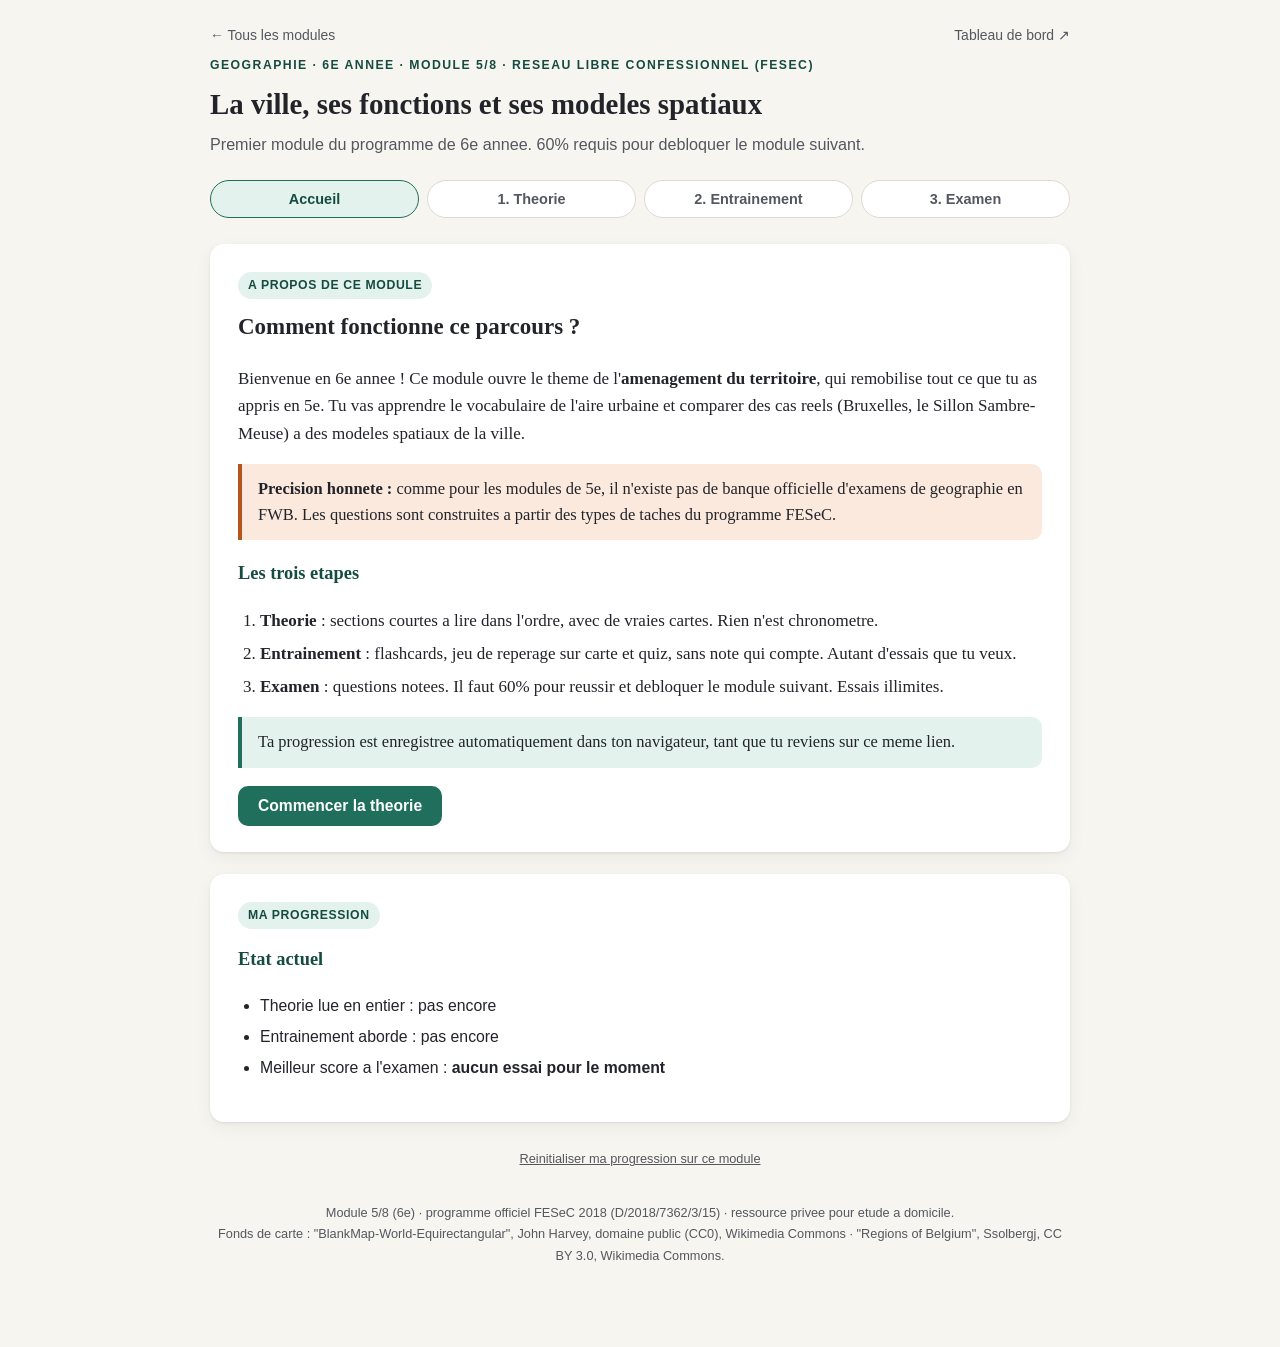
<file: module-5.html>
<!DOCTYPE html>
<html lang="fr">
<head>
<meta charset="UTF-8">
<meta name="viewport" content="width=device-width, initial-scale=1.0">
<title>Geographie 6e - Module 5 : La ville et ses fonctions</title>
<link rel="stylesheet" href="shared/engine.css">
</head>
<body>
<div id="app-root"></div>
<script>window.GEO_ASSET_BASE = 'assets/maps/';</script>
<script src="shared/engine.js"></script>
<script>
const theorySlides = [
{
  title: "1. Objectifs de ce module et de la 6e annee",
  html: `
    <p>Bienvenue en 6e annee. Le programme change de theme : apres avoir etudie l'inegale repartition des ressources et des populations (5e), tu vas maintenant remobiliser tous ces acquis pour etudier <strong>l'amenagement du territoire</strong>, cette fois surtout a l'echelle belge et europeenne.</p>
    <div class="callout">
      <strong>A la fin de ce module, tu seras capable de :</strong>
      <ul class="clean">
        <li>identifier les principales fonctions d'un territoire et des facteurs de localisation ;</li>
        <li>utiliser le vocabulaire de l'aire urbaine (etalement urbain, migration pendulaire, zone d'influence, bassin d'emploi) ;</li>
        <li>comparer un cas reel a un modele spatial de la ville (centre/peripherie, mono/polycentrisme) ;</li>
        <li>situer les principales aires urbaines belges et europeennes.</li>
      </ul>
    </div>
    <p><strong>Pourquoi la ville ?</strong> C'est dans les villes que se concentrent la plupart des fonctions d'un territoire (emploi, commerce, sante, education...). Comprendre comment une ville s'organise dans l'espace est la premiere etape pour comprendre les choix d'amenagement du territoire.</p>
  `
},
{
  title: "2. Les fonctions d'un territoire",
  html: `
    <p>Un territoire remplit plusieurs <strong>fonctions</strong> pour la population qui y vit : se loger, travailler, se soigner, apprendre, se deplacer, consommer, se divertir... Chaque fonction se localise selon certains <strong>facteurs de localisation</strong>.</p>
    <table class="data">
      <tr><th>Fonction</th><th>Exemples de facteurs de localisation</th></tr>
      <tr><td>Logement</td><td>Prix du terrain, proximite de l'emploi, qualite du cadre de vie.</td></tr>
      <tr><td>Emploi / commerce</td><td>Accessibilite (routes, rail), proximite de la clientele ou de la main-d'oeuvre.</td></tr>
      <tr><td>Sante, education</td><td>Accessibilite pour la population, seuil de population minimum a desservir.</td></tr>
      <tr><td>Transport</td><td>Connexion entre les autres fonctions, noeuds de reseaux (gares, autoroutes, ports).</td></tr>
    </table>
    <div class="callout piege">
      <strong>Piege frequent :</strong> une fonction ne se localise jamais au hasard. Meme quand la logique n'est pas immediatement visible, il existe toujours un ou plusieurs facteurs de localisation qui expliquent un choix d'implantation.
    </div>
  `
},
{
  title: "3. Le vocabulaire de l'aire urbaine",
  html: `
    <p>Pour decrire l'organisation d'une ville et de ses environs, le programme utilise un vocabulaire precis.</p>
    <table class="data">
      <tr><th>Terme</th><th>Definition</th></tr>
      <tr><td><strong class="term" data-def="Une aire urbaine, c'est une ville-centre et les communes environnantes fortement liees a elle par les deplacements domicile-travail.">Aire urbaine</strong></td><td>Une ville-centre et les communes environnantes fortement liees a elle par les deplacements domicile-travail.</td></tr>
      <tr><td><strong class="term" data-def="L'etalement urbain, c'est l'extension progressive de la zone urbanisee au-dela des limites de la ville-centre.">Etalement urbain</strong></td><td>L'extension progressive de la zone urbanisee au-dela des limites de la ville-centre.</td></tr>
      <tr><td><strong class="term" data-def="La migration pendulaire, c'est le deplacement quotidien, aller-retour, entre le lieu de residence et le lieu de travail ou d'etudes.">Migration pendulaire</strong></td><td>Le deplacement quotidien, aller-retour, entre le lieu de residence et le lieu de travail (ou d'etudes).</td></tr>
      <tr><td><strong class="term" data-def="La zone d'influence, c'est l'espace sur lequel une ville exerce une attraction, pour l'emploi, les commerces ou les services.">Zone d'influence</strong></td><td>L'espace sur lequel une ville exerce une attraction (pour l'emploi, les commerces, les services).</td></tr>
      <tr><td><strong class="term" data-def="Le bassin d'emploi, c'est le territoire dans lequel la majorite des habitants trouvent un emploi sans devoir le quitter.">Bassin d'emploi</strong></td><td>Le territoire dans lequel la majorite des habitants trouvent un emploi sans devoir le quitter.</td></tr>
    </table>
    <div class="callout">
      Ces notions permettent de decrire des phenomenes tres concrets : une personne qui habite en peripherie d'une aire urbaine et qui fait chaque jour la navette vers le centre-ville pour travailler illustre a la fois l'etalement urbain et la migration pendulaire.
    </div>
  `
},
{
  title: "4. Les modeles spatiaux de la ville",
  html: `
    <p>Pour analyser l'organisation d'une ville, on la compare a des <strong>modeles spatiaux</strong>. Attention : contrairement aux modeles vus en 5e (tectonique des plaques, circulation atmospherique...), les modeles de la ville ne sont <strong>pas a connaitre par coeur</strong>. Le programme te demande de savoir <strong>comparer un cas reel a un modele qu'on te communique</strong>.</p>
    <table class="data">
      <tr><th>Modele</th><th>Principe</th></tr>
      <tr><td><strong class="term" data-def="Le modele centre-peripherie : un centre concentre les fonctions les plus rares, comme le pouvoir ou les grands commerces, et la peripherie est plus residentielle.">Centre/peripherie</strong></td><td>Un centre concentre les fonctions les plus rares (pouvoir, grands commerces) ; la peripherie est plus residentielle.</td></tr>
      <tr><td><strong class="term" data-def="Le monocentrisme, c'est quand une ville s'organise autour d'un seul centre dominant.">Monocentrisme</strong></td><td>La ville s'organise autour d'un seul centre dominant.</td></tr>
      <tr><td><strong class="term" data-def="Le polycentrisme, c'est quand plusieurs centres se partagent les fonctions au sein d'une meme aire urbaine.">Polycentrisme</strong></td><td>Plusieurs centres se partagent les fonctions au sein d'une meme aire urbaine.</td></tr>
      <tr><td><strong>Monofonctionnel / polyfonctionnel</strong></td><td>Un espace accueille une seule fonction dominante (ex : zoning industriel) ou plusieurs fonctions melangees (ex : centre-ville).</td></tr>
    </table>
    <div class="callout piege">
      <strong>Piege frequent :</strong> il n'y a pas de « bon » ou de « mauvais » modele. La tache consiste a observer un cas concret (une carte, une description) et a determiner a quel(s) modele(s) il correspond le mieux, en justifiant avec des observations precises.
    </div>
  `
},
{
  title: "5. Etude de cas : les aires urbaines belges",
  html: `
    <p>La Belgique compte sept aires urbaines principales. Elles ne sont pas reparties au hasard : elles suivent en grande partie un axe historique et industriel, le <strong>Sillon Sambre-Meuse</strong>, ainsi que l'axe portuaire du Nord.</p>
    <div class="belgium-map-wrap" id="theory-map-5"></div>
    <p class="map-caption">Carte reelle des regions belges, avec les sept principales aires urbaines a situer.</p>
    <table class="data">
      <tr><th>Aire urbaine</th><th>Repere</th></tr>
      <tr><td>Anvers, Bruges, Gand</td><td>Region flamande, proches du littoral ou de l'estuaire de l'Escaut.</td></tr>
      <tr><td>Bruxelles</td><td>Region de Bruxelles-Capitale, enclavee entre les deux autres regions.</td></tr>
      <tr><td>Charleroi, Namur, Liege</td><td>Region wallonne, le long du Sillon Sambre-Meuse (ancien axe industriel).</td></tr>
    </table>
    <div class="callout">
      Bruxelles fonctionne surtout selon un modele <strong>monocentrique</strong> a l'echelle de son aire urbaine (un centre historique tres dominant), tandis que le Sillon Sambre-Meuse illustre plutot une organisation <strong>polycentrique</strong> a l'echelle wallonne, avec plusieurs villes de taille comparable (Charleroi, Namur, Liege) reliees entre elles.
    </div>
  `,
  postRender: function(helpers){
    helpers.loadBelgiumSvgMarkup().then(markup=>{
      document.getElementById('theory-map-5').innerHTML = markup;
    });
  }
},
{
  title: "6. Reperes spatiaux a connaitre pour ce module",
  html: `
    <table class="data">
      <tr><th>Categorie</th><th>A connaitre</th></tr>
      <tr><td>Les 7 aires urbaines belges</td><td>Anvers, Bruges, Bruxelles, Charleroi, Gand, Liege, Namur</td></tr>
      <tr><td>Axe industriel wallon</td><td>Le Sillon Sambre-Meuse (Charleroi - Namur - Liege)</td></tr>
      <tr><td>Grandes aires urbaines europeennes (exemples)</td><td>Paris, Londres, Berlin, Madrid</td></tr>
    </table>
    <div id="theory-map-6"></div>
    <p class="map-caption">Zoom reel sur l'Europe de l'Ouest.</p>
    <div class="callout">
      Ces reperes belges viennent completer ceux deja installes en 5e (Anvers pour le port, module 2). Tu vois que les memes villes reviennent regulierement : elles cumulent souvent plusieurs fonctions et plusieurs atouts.
    </div>
    <p><strong>Tu as termine la theorie de ce module.</strong> Passe maintenant a l'entrainement.</p>
  `,
  postRender: function(helpers){
    helpers.renderWorldMap(document.getElementById('theory-map-6'), {
      crop: { lonMin: -10, lonMax: 20, latMin: 40, latMax: 58 },
      markers: [
        {lon:2.35, lat:48.85, color:'#1f6f5c', r:18, label:'Paris', dx:22, dy:0},
        {lon:-0.13, lat:51.5, color:'#1f6f5c', r:18, label:'Londres', dx:22, dy:0},
        {lon:13.4, lat:52.5, color:'#1f6f5c', r:18, label:'Berlin', dx:22, dy:0},
        {lon:-3.7, lat:40.4, color:'#1f6f5c', r:18, label:'Madrid', dx:22, dy:0},
        {lon:4.35, lat:50.85, color:'#a3283f', r:12, label:'Bruxelles', dx:16, dy:16}
      ]
    });
  }
}
];

const flashcardBank = [
  {front:"Aire urbaine", back:"Une ville-centre et les communes environnantes fortement liees a elle par les deplacements domicile-travail."},
  {front:"Etalement urbain", back:"Extension progressive de la zone urbanisee au-dela des limites de la ville-centre."},
  {front:"Migration pendulaire", back:"Deplacement quotidien, aller-retour, entre le lieu de residence et le lieu de travail ou d'etudes."},
  {front:"Zone d'influence", back:"Espace sur lequel une ville exerce une attraction (emploi, commerces, services)."},
  {front:"Bassin d'emploi", back:"Territoire dans lequel la majorite des habitants trouvent un emploi sans devoir le quitter."},
  {front:"Facteur de localisation", back:"Element qui explique pourquoi une fonction (logement, emploi, commerce...) s'implante a tel endroit plutot qu'a un autre."},
  {front:"Modele centre/peripherie", back:"Un centre concentre les fonctions rares (pouvoir, grands commerces) ; la peripherie est plus residentielle."},
  {front:"Monocentrisme / polycentrisme", back:"Une aire urbaine organisee autour d'un seul centre dominant, ou autour de plusieurs centres."},
  {front:"Monofonctionnel / polyfonctionnel", back:"Un espace qui accueille une seule fonction dominante, ou plusieurs fonctions melangees."},
  {front:"Le Sillon Sambre-Meuse", back:"Ancien axe industriel wallon reliant Charleroi, Namur et Liege."},
  {front:"Les 7 aires urbaines belges", back:"Anvers, Bruges, Bruxelles, Charleroi, Gand, Liege, Namur."}
];

const gameRounds = [
  {kind:'belgium', prompt:"Clique sur la Region flamande (Anvers, Bruges, Gand).", region:'Flandre'},
  {kind:'belgium', prompt:"Clique sur la Region wallonne (Sillon Sambre-Meuse).", region:'Wallonie'},
  {kind:'belgium', prompt:"Clique sur la Region de Bruxelles-Capitale.", region:'Bruxelles'},
  {kind:'world', prompt:"Zoom Europe : clique sur Paris.", lon:2.35, lat:48.85, tol:15,
    crop:{ lonMin:-10, lonMax:20, latMin:40, latMax:58 }},
  {kind:'world', prompt:"Zoom Europe : clique sur Londres.", lon:-0.13, lat:51.5, tol:15,
    crop:{ lonMin:-10, lonMax:20, latMin:40, latMax:58 }},
  {kind:'world', prompt:"Zoom Europe : clique sur Berlin.", lon:13.4, lat:52.5, tol:15,
    crop:{ lonMin:-10, lonMax:20, latMin:40, latMax:58 }},
  {kind:'world', prompt:"Zoom Europe : clique sur Madrid.", lon:-3.7, lat:40.4, tol:15,
    crop:{ lonMin:-10, lonMax:20, latMin:40, latMax:58 }}
];

const exerciseBank = [
  { type:'mcq', points:1,
    prompt:"Le deplacement quotidien entre le domicile et le lieu de travail s'appelle :",
    options:["l'etalement urbain","la migration pendulaire","le bassin d'emploi","la zone d'influence"],
    correct:1,
    explain:"La migration pendulaire designe precisement ce va-et-vient quotidien."
  },
  { type:'tf', points:1,
    prompt:"Les modeles spatiaux de la ville doivent etre connus de memoire, comme le modele de la tectonique des plaques.",
    correct:false,
    explain:"Faux. Contrairement aux modeles de 5e, les modeles de la ville sont a comparer a un cas donne, pas a memoriser."
  },
  { type:'match', points:4,
    prompt:"Associe chaque terme a sa definition.",
    items:[
      {left:"Aire urbaine", options:["Extension de la zone urbanisee au-dela de la ville-centre","Ville-centre et communes environnantes liees par les deplacements","Espace ou une ville exerce une attraction","Territoire ou l'on trouve un emploi sans le quitter"], correct:"Ville-centre et communes environnantes liees par les deplacements"},
      {left:"Etalement urbain", options:["Extension de la zone urbanisee au-dela de la ville-centre","Ville-centre et communes environnantes liees par les deplacements","Espace ou une ville exerce une attraction","Territoire ou l'on trouve un emploi sans le quitter"], correct:"Extension de la zone urbanisee au-dela de la ville-centre"},
      {left:"Zone d'influence", options:["Extension de la zone urbanisee au-dela de la ville-centre","Ville-centre et communes environnantes liees par les deplacements","Espace ou une ville exerce une attraction","Territoire ou l'on trouve un emploi sans le quitter"], correct:"Espace ou une ville exerce une attraction"},
      {left:"Bassin d'emploi", options:["Extension de la zone urbanisee au-dela de la ville-centre","Ville-centre et communes environnantes liees par les deplacements","Espace ou une ville exerce une attraction","Territoire ou l'on trouve un emploi sans le quitter"], correct:"Territoire ou l'on trouve un emploi sans le quitter"}
    ],
    explain:"Ce vocabulaire de l'aire urbaine sera reutilise dans tous les modules suivants de 6e."
  },
  { type:'classify', points:3,
    prompt:"Pour chacune des situations suivantes, indique si elle illustre plutot le monocentrisme ou le polycentrisme.",
    classifyOptions:["Monocentrisme","Polycentrisme"],
    items:[
      {text:"Bruxelles, organisee autour d'un centre historique tres dominant", correct:"Monocentrisme"},
      {text:"Le Sillon Sambre-Meuse, avec Charleroi, Namur et Liege de taille comparable", correct:"Polycentrisme"},
      {text:"Une aire urbaine ou toutes les grandes fonctions se concentrent dans une seule ville-centre", correct:"Monocentrisme"},
      {text:"Une region ou plusieurs villes se partagent les fonctions rares", correct:"Polycentrisme"}
    ],
    explain:"Le meme pays (la Belgique) peut illustrer les deux modeles selon l'echelle et la region observees."
  },
  { type:'data', points:2,
    prompt:"D'apres la theorie (section 5), identifie la region de chaque aire urbaine.",
    tableHtml:`<table class="data"><tr><th>Aire urbaine</th><th>Region</th></tr>
      <tr><td>Anvers</td><td>?</td></tr>
      <tr><td>Charleroi</td><td>?</td></tr>
      <tr><td>Bruxelles</td><td>?</td></tr></table>`,
    subquestions:[
      {prompt:"Dans quelle region se trouve Anvers ?", accepted:["region flamande","flandre","flamande"]},
      {prompt:"Dans quelle region se trouve Charleroi ?", accepted:["region wallonne","wallonie","wallonne"]}
    ],
    explain:"Anvers est en Region flamande, Charleroi en Region wallonne (Sillon Sambre-Meuse), Bruxelles dans sa propre region."
  },
  { type:'open', points:3,
    prompt:"Explique, en 4 a 5 phrases, la difference entre le modele monocentrique et le modele polycentrique, en utilisant les exemples de Bruxelles et du Sillon Sambre-Meuse.",
    keywordGroups:[["monocentr"],["polycentr"],["bruxelles"],["sillon","sambre","meuse","charleroi","namur","liege"]],
    modelAnswer:"Une aire urbaine monocentrique s'organise autour d'un seul centre dominant qui concentre les fonctions les plus rares : c'est le cas de Bruxelles, dont le centre historique domine largement son agglomeration. A l'inverse, une organisation polycentrique repartit les fonctions entre plusieurs centres de taille comparable : le Sillon Sambre-Meuse en est un bon exemple, avec Charleroi, Namur et Liege qui jouent chacune un role important sans qu'aucune ne domine totalement les autres. La comparaison entre ces deux cas montre qu'un meme pays peut presenter des organisations spatiales tres differentes selon l'echelle et la region observees."
  }
];

const examBank = [
  { type:'mcq', points:1,
    prompt:"L'extension progressive de la zone urbanisee au-dela des limites de la ville-centre s'appelle :",
    options:["la migration pendulaire","l'etalement urbain","le bassin d'emploi","le conflit d'usage"],
    correct:1
  },
  { type:'mcq', points:1,
    prompt:"Un espace « monofonctionnel » est un espace qui :",
    options:["accueille plusieurs fonctions melangees","accueille une seule fonction dominante","n'accueille aucune fonction","change de fonction chaque annee"],
    correct:1
  },
  { type:'mcq', points:1,
    prompt:"Le Sillon Sambre-Meuse relie principalement :",
    options:["Anvers, Bruges et Gand","Charleroi, Namur et Liege","Bruxelles et Anvers uniquement","Namur et Bruges uniquement"],
    correct:1
  },
  { type:'mcq', points:1,
    prompt:"Les modeles spatiaux de la ville (centre/peripherie, mono/polycentrisme...) doivent, selon le programme :",
    options:["etre appris par coeur comme les modeles de 5e","etre compares a un cas concret qu'on te communique","etre ignores en 6e annee","s'appliquer uniquement a la Belgique"],
    correct:1
  },
  { type:'mcq', points:1,
    prompt:"Quelle aire urbaine belge se trouve dans la Region de Bruxelles-Capitale ?",
    options:["Charleroi","Namur","Bruxelles","Liege"],
    correct:2
  },
  { type:'tf', points:1,
    prompt:"Une fonction (logement, emploi, commerce...) se localise toujours au hasard, sans facteur explicatif.",
    correct:false
  },
  { type:'tf', points:1,
    prompt:"La Belgique compte sept aires urbaines principales.",
    correct:true
  },
  { type:'match', points:4,
    prompt:"Associe chaque terme a sa definition.",
    items:[
      {left:"Aire urbaine", options:["Extension de la zone urbanisee au-dela de la ville-centre","Ville-centre et communes environnantes liees par les deplacements","Espace ou une ville exerce une attraction","Territoire ou l'on trouve un emploi sans le quitter"], correct:"Ville-centre et communes environnantes liees par les deplacements"},
      {left:"Etalement urbain", options:["Extension de la zone urbanisee au-dela de la ville-centre","Ville-centre et communes environnantes liees par les deplacements","Espace ou une ville exerce une attraction","Territoire ou l'on trouve un emploi sans le quitter"], correct:"Extension de la zone urbanisee au-dela de la ville-centre"},
      {left:"Zone d'influence", options:["Extension de la zone urbanisee au-dela de la ville-centre","Ville-centre et communes environnantes liees par les deplacements","Espace ou une ville exerce une attraction","Territoire ou l'on trouve un emploi sans le quitter"], correct:"Espace ou une ville exerce une attraction"},
      {left:"Bassin d'emploi", options:["Extension de la zone urbanisee au-dela de la ville-centre","Ville-centre et communes environnantes liees par les deplacements","Espace ou une ville exerce une attraction","Territoire ou l'on trouve un emploi sans le quitter"], correct:"Territoire ou l'on trouve un emploi sans le quitter"}
    ]
  },
  { type:'data', points:2,
    prompt:"D'apres la theorie (section 5), identifie la region de chaque aire urbaine.",
    tableHtml:`<table class="data"><tr><th>Aire urbaine</th><th>Region</th></tr>
      <tr><td>Gand</td><td>?</td></tr>
      <tr><td>Liege</td><td>?</td></tr></table>`,
    subquestions:[
      {prompt:"Dans quelle region se trouve Gand ?", accepted:["region flamande","flandre","flamande"]},
      {prompt:"Dans quelle region se trouve Liege ?", accepted:["region wallonne","wallonie","wallonne"]}
    ]
  },
  { type:'classify', points:3,
    prompt:"Pour chacune des situations suivantes, indique si elle illustre plutot le monocentrisme ou le polycentrisme.",
    classifyOptions:["Monocentrisme","Polycentrisme"],
    items:[
      {text:"Bruxelles, organisee autour d'un centre historique tres dominant", correct:"Monocentrisme"},
      {text:"Le Sillon Sambre-Meuse, avec Charleroi, Namur et Liege de taille comparable", correct:"Polycentrisme"},
      {text:"Une aire urbaine ou toutes les grandes fonctions se concentrent dans une seule ville-centre", correct:"Monocentrisme"},
      {text:"Une region ou plusieurs villes se partagent les fonctions rares", correct:"Polycentrisme"}
    ]
  },
  { type:'open', points:3,
    prompt:"Choisis une fonction d'un territoire (logement, emploi, commerce, sante...) et explique, en 4 a 5 phrases, au moins deux facteurs qui influencent sa localisation.",
    keywordGroups:[["fonction"],["facteur","localisation"],["exemple"],["logement","emploi","commerce","sante","transport"]],
    modelAnswer:"Prenons la fonction commerciale. Un grand commerce se localise souvent en tenant compte de son accessibilite : proximite d'un axe routier important, presence de parkings, facilite d'acces pour la clientele. Le prix du terrain joue aussi un role determinant : les grandes surfaces s'installent plus facilement en peripherie, ou le foncier est moins cher qu'en centre-ville. Enfin, la proximite de la clientele potentielle (densite de population, pouvoir d'achat du bassin de vie) est un facteur essentiel. Ces exemples montrent qu'une fonction ne se localise jamais au hasard, mais selon une combinaison de facteurs de localisation."
  }
];

GeoEngine.initModule({
  id: 'm5-ville-fonctions',
  eyebrow: "Geographie &middot; 6e annee &middot; Module 5/8 &middot; Reseau libre confessionnel (FESeC)",
  title: "La ville, ses fonctions et ses modeles spatiaux",
  subtitle: "Premier module du programme de 6e annee. 60% requis pour debloquer le module suivant.",
  introHtml: `
    <p>Bienvenue en 6e annee ! Ce module ouvre le theme de l'<strong>amenagement du territoire</strong>, qui remobilise tout ce que tu as appris en 5e. Tu vas apprendre le vocabulaire de l'aire urbaine et comparer des cas reels (Bruxelles, le Sillon Sambre-Meuse) a des modeles spatiaux de la ville.</p>
    <div class="callout warn">
      <strong>Precision honnete :</strong> comme pour les modules de 5e, il n'existe pas de banque officielle d'examens de geographie en FWB. Les questions sont construites a partir des types de taches du programme FESeC.
    </div>
  `,
  examTitle: "la ville, ses fonctions et ses modeles spatiaux",
  passThreshold: 60,
  theorySlides, flashcardBank, gameRounds, exerciseBank, examBank,
  hubHref: 'index.html',
  nextHref: 'module-6.html',
  nextTitle: 'Justifier un amenagement du territoire',
  footerHtml: 'Module 5/8 (6e) &middot; programme officiel FESeC 2018 (D/2018/7362/3/15) &middot; ressource privee pour etude a domicile.<br>Fonds de carte : "BlankMap-World-Equirectangular", John Harvey, domaine public (CC0), Wikimedia Commons &middot; "Regions of Belgium", Ssolbergj, CC BY 3.0, Wikimedia Commons.'
});
</script>
</body>
</html>
</file>
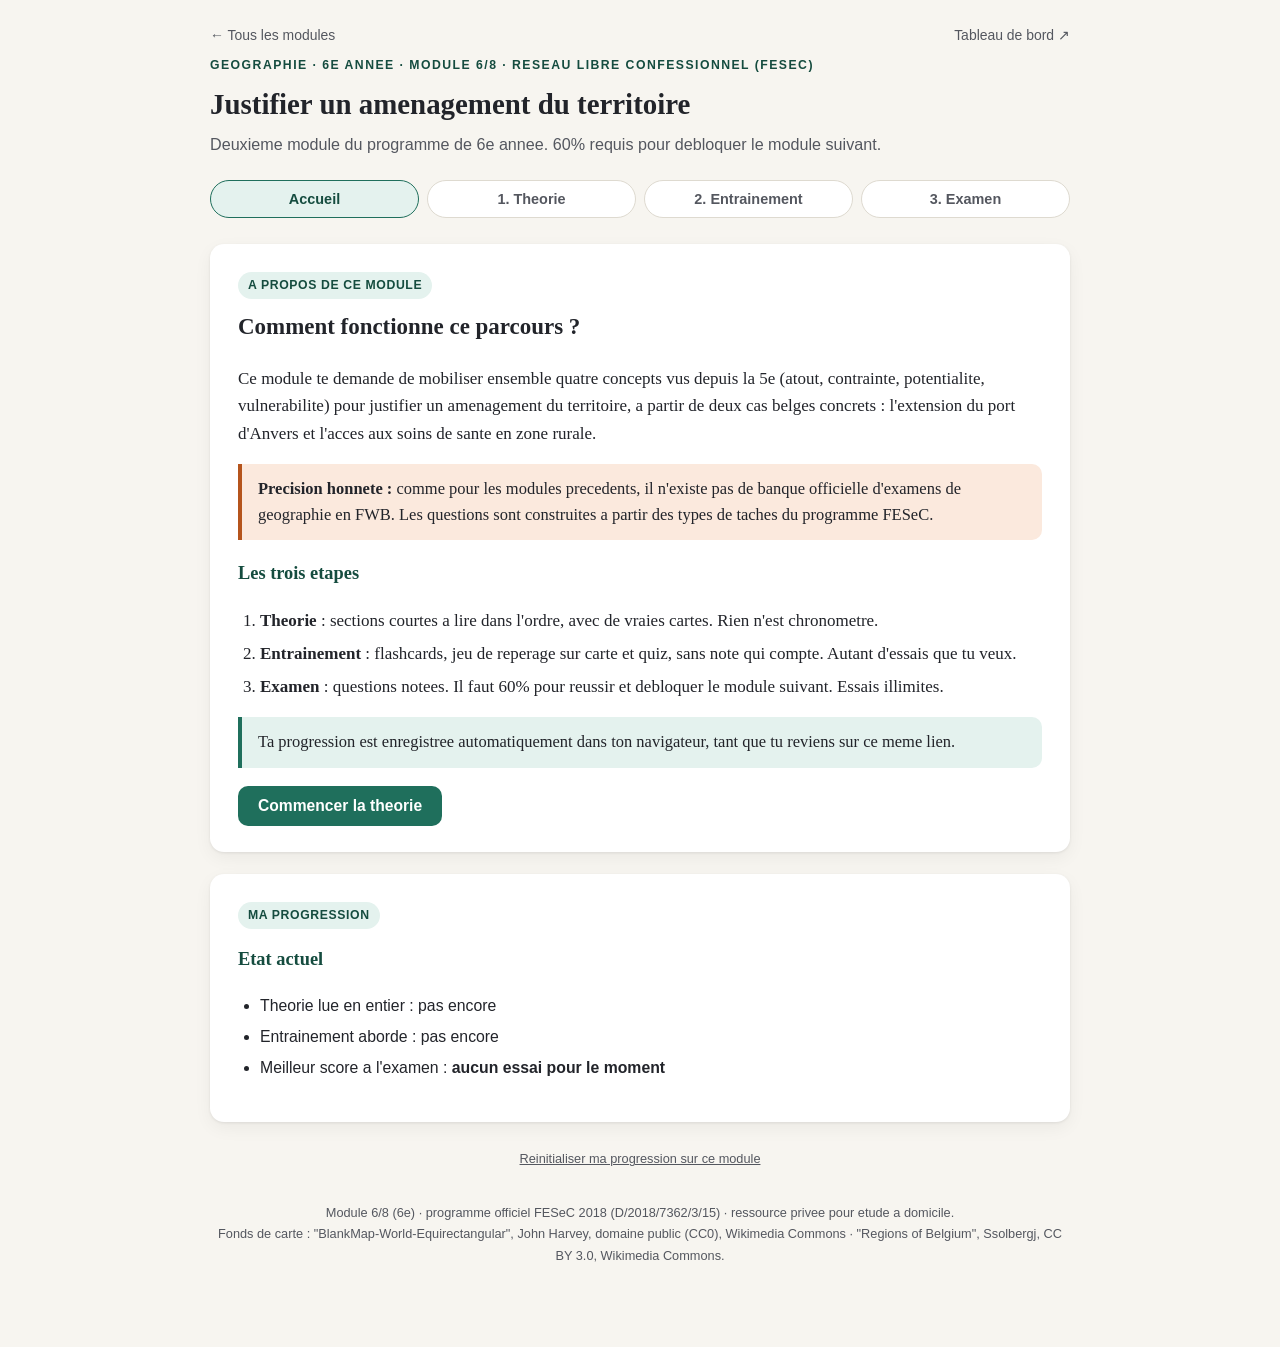
<file: module-6.html>
<!DOCTYPE html>
<html lang="fr">
<head>
<meta charset="UTF-8">
<meta name="viewport" content="width=device-width, initial-scale=1.0">
<title>Geographie 6e - Module 6 : Justifier un amenagement</title>
<link rel="stylesheet" href="shared/engine.css">
</head>
<body>
<div id="app-root"></div>
<script>window.GEO_ASSET_BASE = 'assets/maps/';</script>
<script src="shared/engine.js"></script>
<script>
const theorySlides = [
{
  title: "1. Objectifs de ce module",
  html: `
    <p>Le module 5 t'a donne le vocabulaire de l'aire urbaine et des modeles spatiaux. Ce module va plus loin : il te demande de <strong>justifier</strong> un amenagement du territoire, c'est-a-dire d'expliquer pourquoi il est pertinent (ou pas) a un endroit donne, en mobilisant quatre concepts deja connus depuis la 5e.</p>
    <div class="callout">
      <strong>A la fin de ce module, tu seras capable de :</strong>
      <ul class="clean">
        <li>utiliser ensemble les quatre concepts : atouts, contraintes, potentialites, vulnerabilites ;</li>
        <li>justifier un amenagement a partir d'un cas belge concret (le port d'Anvers) ;</li>
        <li>juger la pertinence d'un amenagement destine a ameliorer l'acces a une fonction (les soins de sante en zone rurale) ;</li>
        <li>suivre une demarche structuree pour justifier n'importe quel amenagement.</li>
      </ul>
    </div>
  `
},
{
  title: "2. Quatre concepts pour justifier un amenagement",
  html: `
    <p>Tu as deja rencontre ces quatre concepts depuis la 5e. Ce module te demande de les mobiliser <strong>ensemble</strong> pour juger un amenagement.</p>
    <table class="data">
      <tr><th>Concept</th><th>Question a laquelle il repond</th></tr>
      <tr><td><strong class="term" data-def="Un atout, c'est un element du site qui favorise un amenagement.">Atout</strong></td><td>Quel element du site favorise cet amenagement ?</td></tr>
      <tr><td><strong class="term" data-def="Une contrainte, c'est un element du site qui complique un amenagement.">Contrainte</strong></td><td>Quel element du site complique cet amenagement ?</td></tr>
      <tr><td><strong class="term" data-def="Une potentialite, c'est un benefice qu'un amenagement peut apporter au territoire et a sa population, une fois construit.">Potentialite</strong></td><td>Quel benefice cet amenagement peut-il apporter au territoire et a sa population ?</td></tr>
      <tr><td><strong class="term" data-def="Une vulnerabilite, c'est un risque ou une fragilite qu'un amenagement peut aggraver, une fois construit.">Vulnerabilite</strong></td><td>Quel risque ou quelle fragilite cet amenagement peut-il aggraver ?</td></tr>
    </table>
    <div class="callout piege">
      <strong>Piege frequent :</strong> atout/contrainte concernent le <em>site</em> (est-il facile ou difficile d'y construire l'amenagement ?), tandis que potentialite/vulnerabilite concernent les <em>consequences</em> de l'amenagement une fois construit (qu'est-ce que cela change pour le territoire et sa population ?).
    </div>
  `
},
{
  title: "3. Etude de cas : l'extension du port d'Anvers",
  html: `
    <p>Tu as vu au module 2 que le port d'Anvers-Bruges est le deuxieme port europeen a conteneurs. Face a la croissance du commerce mondial, des projets reguliers visent a etendre ses capacites (nouveaux quais, approfondissement des chenaux).</p>
    <div id="theory-map-3"></div>
    <table class="data">
      <tr><th></th><th>Elements a mobiliser</th></tr>
      <tr><td><strong>Atouts du site</strong></td><td>Acces direct a la mer du Nord via l'estuaire de l'Escaut, reseau logistique deja en place (rail, route, voies navigables).</td></tr>
      <tr><td><strong>Contraintes du site</strong></td><td>Espace disponible limite pres d'une grande ville, proximite de zones habitees et de zones naturelles protegees.</td></tr>
      <tr><td><strong>Potentialites</strong></td><td>Emplois supplementaires, renforcement de la position commerciale de la Belgique dans la mondialisation (module 2).</td></tr>
      <tr><td><strong>Vulnerabilites</strong></td><td>Pression accrue sur l'estuaire (ecosystemes), augmentation du trafic routier et de la pollution associee.</td></tr>
    </table>
    <div class="callout">
      Justifier cet amenagement suppose de mettre en balance ces quatre elements, et non de n'en retenir qu'un seul.
    </div>
  `,
  postRender: function(helpers){
    helpers.renderWorldMap(document.getElementById('theory-map-3'), {
      crop: { lonMin: -4, lonMax: 10, latMin: 48, latMax: 54 },
      markers: [ {lon:4.4, lat:51.2, color:'#1f6f5c', r:16, label:'Anvers', dx:22, dy:0} ]
    });
  }
},
{
  title: "4. Etude de cas : l'acces aux soins de sante en zone rurale",
  html: `
    <p>Autre situation frequente : une fonction (ici, la sante) est moins facilement accessible dans certaines zones peu denses, comme les regions rurales de l'Ardenne. Faut-il y implanter un nouvel amenagement (antenne medicale, service mobile) ?</p>
    <table class="data">
      <tr><th></th><th>Elements a mobiliser</th></tr>
      <tr><td><strong>Atouts du site</strong></td><td>Espace disponible, cout du foncier plus faible qu'en ville.</td></tr>
      <tr><td><strong>Contraintes du site</strong></td><td>Faible densite de population, distances-temps plus longues, reseaux de communication moins denses.</td></tr>
      <tr><td><strong>Potentialites</strong></td><td>Meilleur acces aux soins pour une population parfois vieillissante et isolee, reduction des distance-temps vers un service essentiel.</td></tr>
      <tr><td><strong>Vulnerabilites</strong></td><td>Risque de frequentation insuffisante pour rentabiliser l'amenagement, dependance a un seul acteur (medecin, hopital de reference).</td></tr>
    </table>
    <div class="callout piege">
      <strong>Piege frequent :</strong> une zone peu peuplee n'est pas forcement « sans besoin ». Le manque d'acces a une fonction peut au contraire y etre un enjeu tres important, meme si le nombre absolu de personnes concernees est plus faible qu'en ville.
    </div>
  `
},
{
  title: "5. La demarche pour justifier un amenagement",
  html: `
    <p>Face a n'importe quel amenagement a justifier, suis cette demarche en quatre etapes.</p>
    <ol class="clean">
      <li><strong>Identifier le besoin</strong> : quelle fonction est mal desservie, ou quel enjeu (ressource, risque, flux) justifie l'amenagement ?</li>
      <li><strong>Analyser le site</strong> : quels sont ses atouts et ses contraintes pour accueillir cet amenagement ?</li>
      <li><strong>Anticiper les consequences</strong> : quelles potentialites et quelles vulnerabilites cet amenagement va-t-il creer pour le territoire ?</li>
      <li><strong>Conclure de maniere nuancee</strong> : l'amenagement se justifie-t-il, sous quelles conditions, avec quelles limites ?</li>
    </ol>
    <div class="callout">
      <strong>Exemple de phrase bien construite :</strong> « L'extension du port d'Anvers s'appuie sur un atout majeur, l'acces direct a la mer du Nord, mais se heurte a la contrainte de l'espace disponible pres d'une grande ville ; elle presente la potentialite de renforcer l'emploi et le role commercial de la Belgique, tout en presentant une vulnerabilite pour les ecosystemes de l'estuaire. »
    </div>
  `
},
{
  title: "6. Reperes spatiaux a connaitre pour ce module",
  html: `
    <table class="data">
      <tr><th>Lieu</th><th>Ce qu'il faut retenir</th></tr>
      <tr><td>Port d'Anvers-Bruges</td><td>Extension portuaire : atouts/contraintes de site, potentialites/vulnerabilites du projet.</td></tr>
      <tr><td>Ardenne (Wallonie)</td><td>Region rurale peu dense, exemple d'enjeu d'acces aux services (sante).</td></tr>
    </table>
    <div class="callout">
      Ces deux cas belges completent ta connaissance du territoire national, deja abordee via le port d'Anvers (module 2) et les aires urbaines wallonnes (module 5).
    </div>
    <p><strong>Tu as termine la theorie de ce module.</strong> Passe maintenant a l'entrainement.</p>
  `
}
];

const flashcardBank = [
  {front:"Atout (rappel)", back:"Element du site qui favorise un amenagement."},
  {front:"Contrainte (rappel)", back:"Element du site qui complique un amenagement."},
  {front:"Potentialite", back:"Benefice qu'un amenagement peut apporter au territoire et a sa population."},
  {front:"Vulnerabilite", back:"Risque ou fragilite qu'un amenagement peut aggraver."},
  {front:"Atout du port d'Anvers", back:"Acces direct a la mer du Nord via l'estuaire de l'Escaut."},
  {front:"Contrainte du port d'Anvers", back:"Espace disponible limite, proximite de zones habitees et protegees."},
  {front:"Vulnerabilite de l'extension du port d'Anvers", back:"Pression accrue sur les ecosystemes de l'estuaire et augmentation du trafic."},
  {front:"Les 4 etapes pour justifier un amenagement", back:"Identifier le besoin, analyser le site (atouts/contraintes), anticiper les consequences (potentialites/vulnerabilites), conclure de maniere nuancee."},
  {front:"Pourquoi l'acces aux soins est un enjeu en zone rurale peu dense", back:"Les distances-temps sont plus longues et les reseaux de communication moins denses, meme si la population absolue est plus faible."}
];

const gameRounds = [
  {kind:'world', prompt:"Zoom Belgique/Pays-Bas : clique sur Anvers.", lon:4.4, lat:51.2, tol:18,
    crop:{ lonMin:-4, lonMax:10, latMin:48, latMax:54 }},
  {kind:'belgium', prompt:"Clique sur la Region wallonne (ou se trouve l'Ardenne).", region:'Wallonie'},
  {kind:'belgium', prompt:"Clique sur la Region flamande (ou se trouve le port d'Anvers).", region:'Flandre'},
  {kind:'world', prompt:"Rappel module 2 : clique sur Rotterdam, tout pres d'Anvers.", lon:4.5, lat:51.9, tol:16,
    crop:{ lonMin:-4, lonMax:10, latMin:48, latMax:54 }}
];

const exerciseBank = [
  { type:'mcq', points:1,
    prompt:"Un atout, dans la demarche de justification d'un amenagement, concerne :",
    options:["les consequences futures de l'amenagement","un element du site qui favorise l'amenagement","uniquement le cout financier","le nombre d'habitants concernes"],
    correct:1,
    explain:"Atout et contrainte concernent le site (avant construction) ; potentialite et vulnerabilite concernent les consequences (apres construction)."
  },
  { type:'tf', points:1,
    prompt:"Une vulnerabilite est un benefice que l'amenagement apporte au territoire.",
    correct:false,
    explain:"Faux, c'est l'inverse : la potentialite est un benefice, la vulnerabilite est un risque ou une fragilite aggravee."
  },
  { type:'match', points:4,
    prompt:"Associe chaque element au concept correspondant, dans le cas de l'extension du port d'Anvers.",
    items:[
      {left:"Acces direct a la mer du Nord", options:["Atout","Contrainte","Potentialite","Vulnerabilite"], correct:"Atout"},
      {left:"Espace disponible limite pres de la ville", options:["Atout","Contrainte","Potentialite","Vulnerabilite"], correct:"Contrainte"},
      {left:"Renforcement de l'emploi et du role commercial", options:["Atout","Contrainte","Potentialite","Vulnerabilite"], correct:"Potentialite"},
      {left:"Pression accrue sur les ecosystemes de l'estuaire", options:["Atout","Contrainte","Potentialite","Vulnerabilite"], correct:"Vulnerabilite"}
    ],
    explain:"Ce classement reprend exactement le tableau de la theorie (section 3)."
  },
  { type:'classify', points:3,
    prompt:"Pour chaque element concernant l'acces aux soins en zone rurale, indique s'il s'agit d'un atout/potentialite ou d'une contrainte/vulnerabilite.",
    classifyOptions:["Atout/Potentialite","Contrainte/Vulnerabilite"],
    items:[
      {text:"Espace disponible et cout du foncier plus faible", correct:"Atout/Potentialite"},
      {text:"Distances-temps plus longues vers les services", correct:"Contrainte/Vulnerabilite"},
      {text:"Meilleur acces aux soins pour une population isolee", correct:"Atout/Potentialite"},
      {text:"Risque de frequentation insuffisante pour rentabiliser l'amenagement", correct:"Contrainte/Vulnerabilite"}
    ],
    explain:"La encore, un meme amenagement cumule des elements positifs et des risques : c'est le coeur de la demarche de justification."
  },
  { type:'data', points:2,
    prompt:"D'apres la demarche en quatre etapes vue dans la theorie (section 5) :",
    tableHtml:`<table class="data"><tr><th>Etape</th><th>Question</th></tr>
      <tr><td>1</td><td>Identifier le besoin</td></tr>
      <tr><td>2</td><td>Analyser le site</td></tr>
      <tr><td>3</td><td>Anticiper les consequences</td></tr>
      <tr><td>4</td><td>Conclure de maniere nuancee</td></tr></table>`,
    subquestions:[
      {prompt:"A quelle etape analyse-t-on les atouts et les contraintes du site ?", accepted:["2","etape 2","deux"]},
      {prompt:"A quelle etape anticipe-t-on les potentialites et les vulnerabilites ?", accepted:["3","etape 3","trois"]}
    ],
    explain:"Site (atouts/contraintes) vient avant consequences (potentialites/vulnerabilites) dans la demarche."
  },
  { type:'open', points:3,
    prompt:"Choisis le cas du port d'Anvers ou celui de l'acces aux soins en zone rurale, et justifie l'amenagement en 4 a 5 phrases en utilisant les quatre concepts (atout, contrainte, potentialite, vulnerabilite).",
    keywordGroups:[["atout"],["contrainte"],["potentialite"],["vulnerabilite"]],
    modelAnswer:"L'extension du port d'Anvers s'appuie sur un atout de site important : l'acces direct a la mer du Nord via l'estuaire de l'Escaut. Elle se heurte cependant a une contrainte reelle, le manque d'espace disponible pres d'une grande ville densement peuplee. Si elle se realise, cette extension presente une potentialite forte pour l'economie belge, avec des emplois supplementaires et un role commercial renforce dans la mondialisation. Elle comporte toutefois une vulnerabilite non negligeable pour les ecosystemes fragiles de l'estuaire, qui subiraient une pression accrue. Justifier cet amenagement suppose donc de mettre en balance ces quatre elements plutot que de n'en retenir qu'un seul."
  }
];

const examBank = [
  { type:'mcq', points:1,
    prompt:"Une potentialite, dans la demarche de justification d'un amenagement, concerne :",
    options:["un element du site avant construction","un benefice possible de l'amenagement pour le territoire","uniquement le cout de construction","le nom de l'entreprise qui construit"],
    correct:1
  },
  { type:'mcq', points:1,
    prompt:"Le port d'Anvers-Bruges tire un atout de site majeur de :",
    options:["son climat tres chaud","son acces direct a la mer du Nord via l'estuaire de l'Escaut","l'absence totale de contraintes","sa tres faible frequentation"],
    correct:1
  },
  { type:'mcq', points:1,
    prompt:"La premiere etape de la demarche pour justifier un amenagement consiste a :",
    options:["conclure immediatement","identifier le besoin","construire l'amenagement","ignorer le site"],
    correct:1
  },
  { type:'mcq', points:1,
    prompt:"En zone rurale peu dense, le principal defi d'acces aux services de sante est lie a :",
    options:["l'absence totale de besoin","des distances-temps plus longues et des reseaux moins denses","un exces de medecins disponibles","l'interdiction legale d'y construire des hopitaux"],
    correct:1
  },
  { type:'mcq', points:1,
    prompt:"Atout et contrainte, contrairement a potentialite et vulnerabilite, concernent surtout :",
    options:["les consequences futures de l'amenagement","le site, avant la construction de l'amenagement","le prix de vente du terrain uniquement","la meteo du jour de l'inauguration"],
    correct:1
  },
  { type:'tf', points:1,
    prompt:"Justifier un amenagement consiste a ne retenir qu'un seul element favorable, en ignorant les contraintes.",
    correct:false
  },
  { type:'tf', points:1,
    prompt:"Une zone rurale peu peuplee ne presente jamais de besoin reel en matiere d'acces aux services.",
    correct:false
  },
  { type:'match', points:4,
    prompt:"Associe chaque element au concept correspondant, dans le cas de l'extension du port d'Anvers.",
    items:[
      {left:"Acces direct a la mer du Nord", options:["Atout","Contrainte","Potentialite","Vulnerabilite"], correct:"Atout"},
      {left:"Espace disponible limite pres de la ville", options:["Atout","Contrainte","Potentialite","Vulnerabilite"], correct:"Contrainte"},
      {left:"Renforcement de l'emploi et du role commercial", options:["Atout","Contrainte","Potentialite","Vulnerabilite"], correct:"Potentialite"},
      {left:"Pression accrue sur les ecosystemes de l'estuaire", options:["Atout","Contrainte","Potentialite","Vulnerabilite"], correct:"Vulnerabilite"}
    ]
  },
  { type:'data', points:2,
    prompt:"D'apres la demarche en quatre etapes vue dans la theorie (section 5) :",
    tableHtml:`<table class="data"><tr><th>Etape</th><th>Question</th></tr>
      <tr><td>1</td><td>Identifier le besoin</td></tr>
      <tr><td>2</td><td>Analyser le site</td></tr>
      <tr><td>3</td><td>Anticiper les consequences</td></tr>
      <tr><td>4</td><td>Conclure de maniere nuancee</td></tr></table>`,
    subquestions:[
      {prompt:"Quelle est la toute derniere etape de la demarche ?", accepted:["conclure de maniere nuancee","conclure","etape 4","quatre"]},
      {prompt:"Quelle est la toute premiere etape de la demarche ?", accepted:["identifier le besoin","identifier","etape 1","une"]}
    ]
  },
  { type:'classify', points:3,
    prompt:"Pour chaque element concernant l'acces aux soins en zone rurale, indique s'il s'agit d'un atout/potentialite ou d'une contrainte/vulnerabilite.",
    classifyOptions:["Atout/Potentialite","Contrainte/Vulnerabilite"],
    items:[
      {text:"Espace disponible et cout du foncier plus faible", correct:"Atout/Potentialite"},
      {text:"Distances-temps plus longues vers les services", correct:"Contrainte/Vulnerabilite"},
      {text:"Meilleur acces aux soins pour une population isolee", correct:"Atout/Potentialite"},
      {text:"Risque de frequentation insuffisante pour rentabiliser l'amenagement", correct:"Contrainte/Vulnerabilite"}
    ]
  },
  { type:'open', points:3,
    prompt:"Explique, en 4 a 5 phrases, pourquoi la demarche de justification d'un amenagement doit toujours mobiliser les quatre concepts (atout, contrainte, potentialite, vulnerabilite) plutot qu'un seul.",
    keywordGroups:[["atout"],["contrainte"],["potentialite"],["vulnerabilite","nuance","equilibre","balance"]],
    modelAnswer:"Justifier un amenagement uniquement par ses atouts ou uniquement par ses contraintes donnerait une vision incomplete et biaisee de la situation. Le concept d'atout met en evidence ce qui rend le site favorable, tandis que la contrainte signale ce qui le complique : les deux sont necessaires pour comprendre le choix du site. De la meme maniere, la potentialite montre les benefices attendus de l'amenagement, tandis que la vulnerabilite signale les risques qu'il peut aggraver. En croisant ces quatre concepts, on obtient une analyse nuancee qui permet de juger si un amenagement se justifie, et sous quelles conditions, plutot qu'une conclusion simpliste et unilaterale."
  }
];

GeoEngine.initModule({
  id: 'm6-justifier-amenagement',
  eyebrow: "Geographie &middot; 6e annee &middot; Module 6/8 &middot; Reseau libre confessionnel (FESeC)",
  title: "Justifier un amenagement du territoire",
  subtitle: "Deuxieme module du programme de 6e annee. 60% requis pour debloquer le module suivant.",
  introHtml: `
    <p>Ce module te demande de mobiliser ensemble quatre concepts vus depuis la 5e (atout, contrainte, potentialite, vulnerabilite) pour justifier un amenagement du territoire, a partir de deux cas belges concrets : l'extension du port d'Anvers et l'acces aux soins de sante en zone rurale.</p>
    <div class="callout warn">
      <strong>Precision honnete :</strong> comme pour les modules precedents, il n'existe pas de banque officielle d'examens de geographie en FWB. Les questions sont construites a partir des types de taches du programme FESeC.
    </div>
  `,
  examTitle: "justifier un amenagement du territoire",
  passThreshold: 60,
  theorySlides, flashcardBank, gameRounds, exerciseBank, examBank,
  hubHref: 'index.html',
  nextHref: 'module-7.html',
  nextTitle: "Conflits d'usage et developpement durable",
  footerHtml: 'Module 6/8 (6e) &middot; programme officiel FESeC 2018 (D/2018/7362/3/15) &middot; ressource privee pour etude a domicile.<br>Fonds de carte : "BlankMap-World-Equirectangular", John Harvey, domaine public (CC0), Wikimedia Commons &middot; "Regions of Belgium", Ssolbergj, CC BY 3.0, Wikimedia Commons.'
});
</script>
</body>
</html>
</file>
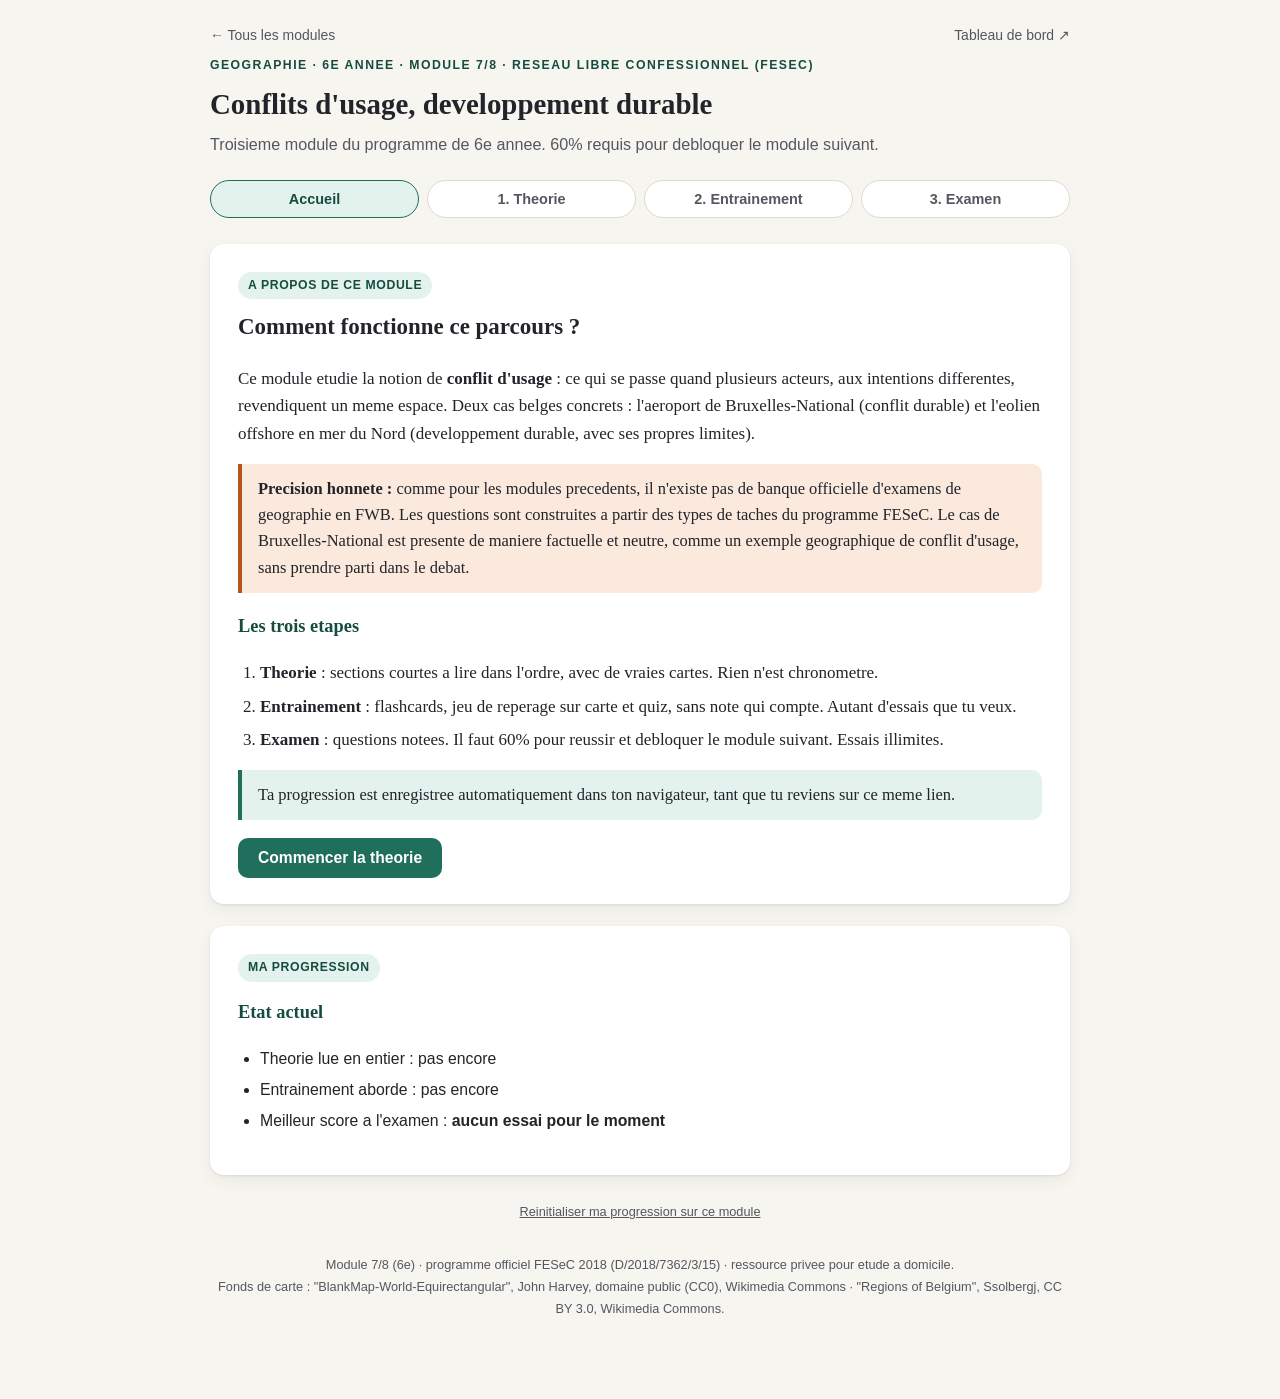
<file: module-7.html>
<!DOCTYPE html>
<html lang="fr">
<head>
<meta charset="UTF-8">
<meta name="viewport" content="width=device-width, initial-scale=1.0">
<title>Geographie 6e - Module 7 : Conflits d'usage</title>
<link rel="stylesheet" href="shared/engine.css">
</head>
<body>
<div id="app-root"></div>
<script>window.GEO_ASSET_BASE = 'assets/maps/';</script>
<script src="shared/engine.js"></script>
<script>
const theorySlides = [
{
  title: "1. Objectifs de ce module",
  html: `
    <p>Un meme espace peut interesser plusieurs acteurs, avec des intentions differentes. Ce module etudie ce qui se passe quand ces interets deviennent incompatibles : le <strong>conflit d'usage</strong>. Il approfondit aussi les concepts de <strong>developpement</strong> et de <strong>developpement durable</strong> vus en 5e, appliques cette fois a l'amenagement du territoire.</p>
    <div class="callout">
      <strong>A la fin de ce module, tu seras capable de :</strong>
      <ul class="clean">
        <li>definir la notion de conflit d'usage ;</li>
        <li>identifier les acteurs concernes par un amenagement et leurs intentions ;</li>
        <li>mettre en evidence les effets d'un amenagement sur l'environnement en termes de developpement et de developpement durable ;</li>
        <li>analyser un cas belge concret : l'aeroport de Bruxelles-National.</li>
      </ul>
    </div>
  `
},
{
  title: "2. Le concept de conflit d'usage",
  html: `
    <div class="callout">
      <strong class="term" data-def="Un conflit d'usage, c'est une situation dans laquelle plusieurs fonctions ou plusieurs acteurs revendiquent un meme espace pour des usages incompatibles entre eux.">Conflit d'usage</strong> : situation dans laquelle plusieurs fonctions ou plusieurs acteurs revendiquent un meme espace pour des usages incompatibles entre eux.
    </div>
    <p>Un conflit d'usage nait presque toujours de la rencontre entre plusieurs <strong>acteurs</strong> aux <strong>intentions</strong> differentes.</p>
    <table class="data">
      <tr><th>Type d'acteur</th><th>Intention typique</th></tr>
      <tr><td>Pouvoirs publics (Etat, Region, commune)</td><td>Developper l'emploi et l'economie, assurer des services, arbitrer entre les autres acteurs.</td></tr>
      <tr><td>Entreprises / promoteurs</td><td>Rentabiliser un investissement, developper une activite economique.</td></tr>
      <tr><td>Habitants / riverains</td><td>Preserver leur cadre de vie (calme, qualite de l'air, paysage, valeur immobiliere).</td></tr>
      <tr><td>Associations environnementales</td><td>Proteger les ecosystemes et les ressources pour le long terme.</td></tr>
    </table>
    <div class="callout piege">
      <strong>Piege frequent :</strong> il n'y a pas d'acteur qui a systematiquement « raison » ou « tort ». Chaque acteur defend une intention legitime de son point de vue ; c'est justement cette diversite d'intentions legitimes qui cree le conflit d'usage.
    </div>
  `
},
{
  title: "3. Etude de cas : l'aeroport de Bruxelles-National",
  html: `
    <p>L'aeroport de Bruxelles-National, a Zaventem, illustre bien un conflit d'usage durable en Belgique : les trajectoires des avions survolent des zones habitees de plusieurs communes, dans plusieurs regions, ce qui oppose depuis des annees plusieurs acteurs.</p>
    <div id="theory-map-3"></div>
    <table class="data">
      <tr><th>Acteur</th><th>Intention</th></tr>
      <tr><td>Gestionnaire de l'aeroport, compagnies aeriennes</td><td>Maintenir et developper le trafic aerien, source d'emplois et d'activite economique.</td></tr>
      <tr><td>Habitants des communes survolees</td><td>Reduire les nuisances sonores et ameliorer leur qualite de vie.</td></tr>
      <tr><td>Autorites regionales et communales</td><td>Arbitrer entre developpement economique et bien-etre de la population, parfois avec des interets regionaux divergents.</td></tr>
    </table>
    <div class="callout">
      Ce cas montre qu'un amenagement (l'aeroport) qui favorise clairement le <strong>developpement</strong> economique (emplois, connexions internationales) peut en meme temps degrader la qualite de vie d'une partie de la population : c'est un conflit d'usage qui dure depuis des decennies, precisement parce qu'aucune solution ne satisfait pleinement tous les acteurs.
    </div>
  `,
  postRender: function(helpers){
    helpers.renderWorldMap(document.getElementById('theory-map-3'), {
      crop: { lonMin: -2, lonMax: 10, latMin: 48, latMax: 54 },
      markers: [ {lon:4.48, lat:50.90, color:'#a3283f', r:14, label:'Bruxelles-National', dx:20, dy:0} ]
    });
  }
},
{
  title: "4. Un amenagement peut aussi reduire un conflit futur : l'eolien en mer du Nord",
  html: `
    <p>A l'inverse, certains amenagements sont concus des le depart pour limiter les conflits d'usage et repondre a un enjeu de developpement durable. C'est le cas des <strong>parcs eoliens offshore</strong> installes dans la partie belge de la mer du Nord.</p>
    <div id="theory-map-4"></div>
    <table class="data">
      <tr><th>Avantage (developpement durable)</th><th>Limite ou conflit possible</th></tr>
      <tr><td>Production d'electricite renouvelable, reduction de la dependance aux hydrocarbures importes (rappel module 1)</td><td>Cout d'installation eleve, impact possible sur la navigation et la pêche, paysage marin modifie.</td></tr>
    </table>
    <div class="callout">
      Meme un amenagement globalement favorable au developpement durable peut generer des tensions avec d'autres usages de l'espace (peche, navigation, tourisme cotier) : le conflit d'usage n'est jamais totalement absent, il change simplement de nature.
    </div>
  `,
  postRender: function(helpers){
    helpers.renderWorldMap(document.getElementById('theory-map-4'), {
      crop: { lonMin: -2, lonMax: 10, latMin: 48, latMax: 54 },
      markers: [ {lon:2.9, lat:51.6, color:'#1f6f5c', r:14, label:'Eolien offshore belge', dx:20, dy:0} ]
    });
  }
},
{
  title: "5. Reperes spatiaux a connaitre pour ce module",
  html: `
    <table class="data">
      <tr><th>Lieu</th><th>Ce qu'il faut retenir</th></tr>
      <tr><td>Bruxelles-National (Zaventem)</td><td>Conflit d'usage durable lie aux nuisances sonores du trafic aerien.</td></tr>
      <tr><td>Mer du Nord belge</td><td>Parcs eoliens offshore, exemple d'amenagement oriente developpement durable.</td></tr>
    </table>
    <div class="callout">
      Ces deux cas montrent les deux faces d'un meme enjeu : tout amenagement du territoire implique des acteurs aux interets parfois opposes, et la geographie sert a rendre ces tensions explicites plutot qu'a les ignorer.
    </div>
    <p><strong>Tu as termine la theorie de ce module.</strong> Passe maintenant a l'entrainement.</p>
  `
}
];

const flashcardBank = [
  {front:"Conflit d'usage", back:"Situation ou plusieurs fonctions ou acteurs revendiquent un meme espace pour des usages incompatibles."},
  {front:"Acteur (amenagement du territoire)", back:"Personne, entreprise ou institution qui a un interet ou un role dans un amenagement (pouvoirs publics, entreprises, habitants, associations)."},
  {front:"Intention d'un acteur", back:"Ce que cet acteur cherche a obtenir ou a proteger a travers l'amenagement (ex : emploi, calme, protection de l'environnement)."},
  {front:"Le conflit d'usage de Bruxelles-National", back:"Opposition entre le developpement du trafic aerien et les nuisances sonores subies par les habitants des communes survolees."},
  {front:"Pourquoi les parcs eoliens offshore belges sont lies au developpement durable", back:"Ils produisent de l'electricite renouvelable et reduisent la dependance aux hydrocarbures importes."},
  {front:"Un conflit d'usage a-t-il toujours un acteur qui a 'raison' ?", back:"Non : chaque acteur defend une intention legitime de son point de vue, ce qui explique la difficulte a resoudre le conflit."}
];

const gameRounds = [
  {kind:'world', prompt:"Zoom Belgique : clique sur l'aeroport de Bruxelles-National (Zaventem).", lon:4.48, lat:50.90, tol:20,
    crop:{ lonMin:-2, lonMax:10, latMin:48, latMax:54 }},
  {kind:'world', prompt:"Zoom Belgique : clique sur la zone d'eolien offshore en mer du Nord.", lon:2.9, lat:51.6, tol:24,
    crop:{ lonMin:-2, lonMax:10, latMin:48, latMax:54 }},
  {kind:'belgium', prompt:"Clique sur la Region de Bruxelles-Capitale.", region:'Bruxelles'}
];

const exerciseBank = [
  { type:'mcq', points:1,
    prompt:"Un conflit d'usage nait quand :",
    options:["un seul acteur est concerne par un amenagement","plusieurs acteurs revendiquent un meme espace pour des usages incompatibles","un territoire n'a aucune fonction","un amenagement est termine depuis longtemps"],
    correct:1,
    explain:"C'est la definition meme du conflit d'usage : des usages incompatibles sur un meme espace."
  },
  { type:'tf', points:1,
    prompt:"Dans un conflit d'usage, il existe toujours un acteur qui a objectivement raison et un autre qui a tort.",
    correct:false,
    explain:"Faux : chaque acteur defend une intention legitime de son point de vue, ce qui rend le conflit difficile a trancher simplement."
  },
  { type:'match', points:4,
    prompt:"Associe chaque acteur a son intention typique.",
    items:[
      {left:"Compagnies aeriennes", options:["Reduire les nuisances sonores","Developper le trafic et l'activite economique","Proteger les ecosystemes sur le long terme","Arbitrer entre les autres acteurs"], correct:"Developper le trafic et l'activite economique"},
      {left:"Habitants des communes survolees", options:["Reduire les nuisances sonores","Developper le trafic et l'activite economique","Proteger les ecosystemes sur le long terme","Arbitrer entre les autres acteurs"], correct:"Reduire les nuisances sonores"},
      {left:"Associations environnementales", options:["Reduire les nuisances sonores","Developper le trafic et l'activite economique","Proteger les ecosystemes sur le long terme","Arbitrer entre les autres acteurs"], correct:"Proteger les ecosystemes sur le long terme"},
      {left:"Autorites regionales et communales", options:["Reduire les nuisances sonores","Developper le trafic et l'activite economique","Proteger les ecosystemes sur le long terme","Arbitrer entre les autres acteurs"], correct:"Arbitrer entre les autres acteurs"}
    ],
    explain:"Quatre grandes familles d'acteurs reviennent dans la plupart des conflits d'usage etudies en geographie."
  },
  { type:'classify', points:3,
    prompt:"Pour chaque element lie aux parcs eoliens offshore belges, indique s'il releve plutot du developpement durable ou d'une limite/conflit possible.",
    classifyOptions:["Developpement durable","Limite ou conflit possible"],
    items:[
      {text:"Production d'electricite renouvelable", correct:"Developpement durable"},
      {text:"Reduction de la dependance aux hydrocarbures importes", correct:"Developpement durable"},
      {text:"Impact possible sur la navigation et la peche", correct:"Limite ou conflit possible"},
      {text:"Paysage marin modifie", correct:"Limite ou conflit possible"}
    ],
    explain:"Meme un amenagement favorable au developpement durable peut generer des tensions avec d'autres usages de l'espace."
  },
  { type:'data', points:2,
    prompt:"D'apres la theorie (section 3), a propos du conflit d'usage de Bruxelles-National :",
    tableHtml:`<table class="data"><tr><th>Acteur</th><th>Intention</th></tr>
      <tr><td>Gestionnaire de l'aeroport</td><td>Developper le trafic aerien</td></tr>
      <tr><td>Habitants survoles</td><td>Reduire les nuisances sonores</td></tr></table>`,
    subquestions:[
      {prompt:"Quelle est l'intention principale du gestionnaire de l'aeroport ?", accepted:["developper le trafic","developper le trafic aerien","trafic aerien"]},
      {prompt:"Quelle est l'intention principale des habitants des communes survolees ?", accepted:["reduire les nuisances sonores","nuisances sonores","reduire le bruit"]}
    ],
    explain:"Ces deux intentions opposees expliquent pourquoi ce conflit d'usage dure depuis des decennies."
  },
  { type:'open', points:3,
    prompt:"Explique, en 4 a 5 phrases, pourquoi le cas de l'aeroport de Bruxelles-National est un bon exemple de conflit d'usage, en identifiant au moins deux acteurs et leurs intentions.",
    keywordGroups:[["conflit","usage"],["habitants","riverains"],["aeroport","trafic","compagnies"],["nuisances","bruit"]],
    modelAnswer:"L'aeroport de Bruxelles-National illustre un conflit d'usage parce que plusieurs acteurs revendiquent le meme espace aerien pour des usages incompatibles. Le gestionnaire de l'aeroport et les compagnies aeriennes cherchent a developper le trafic, source d'emplois et de connexions internationales pour la Belgique. Les habitants des communes survolees, eux, cherchent avant tout a reduire les nuisances sonores qui degradent leur qualite de vie au quotidien. Les autorites regionales et communales doivent arbitrer entre ces interets legitimes mais opposes, ce qui explique que ce conflit d'usage dure depuis des decennies sans solution qui satisfasse pleinement tous les acteurs."
  }
];

const examBank = [
  { type:'mcq', points:1,
    prompt:"Un conflit d'usage se definit comme :",
    options:["l'absence totale d'acteurs sur un territoire","plusieurs acteurs qui revendiquent un meme espace pour des usages incompatibles","un amenagement termine sans probleme","une fonction unique sur un territoire"],
    correct:1
  },
  { type:'mcq', points:1,
    prompt:"A Bruxelles-National, les habitants des communes survolees cherchent surtout a :",
    options:["developper le trafic aerien","reduire les nuisances sonores","construire de nouvelles pistes","augmenter le nombre de vols"],
    correct:1
  },
  { type:'mcq', points:1,
    prompt:"Les parcs eoliens offshore belges contribuent surtout a :",
    options:["augmenter la dependance aux hydrocarbures importes","produire de l'electricite renouvelable","reduire le trafic maritime a zero","supprimer tout conflit d'usage en mer"],
    correct:1
  },
  { type:'mcq', points:1,
    prompt:"Dans un conflit d'usage, en general :",
    options:["un seul acteur a une intention legitime","tous les acteurs ont une intention legitime de leur point de vue","aucun acteur n'a d'interet reel","le conflit se resout toujours immediatement"],
    correct:1
  },
  { type:'mcq', points:1,
    prompt:"Meme un amenagement favorable au developpement durable, comme l'eolien offshore, peut :",
    options:["ne jamais generer aucune tension","generer des tensions avec d'autres usages de l'espace (peche, navigation)","supprimer completement les conflits d'usage","etre installe sans aucun cout"],
    correct:1
  },
  { type:'tf', points:1,
    prompt:"Un conflit d'usage implique toujours au moins deux acteurs aux intentions differentes.",
    correct:true
  },
  { type:'tf', points:1,
    prompt:"Le conflit d'usage lie a Bruxelles-National a ete resolu de maniere definitive il y a longtemps.",
    correct:false
  },
  { type:'match', points:4,
    prompt:"Associe chaque acteur a son intention typique.",
    items:[
      {left:"Compagnies aeriennes", options:["Reduire les nuisances sonores","Developper le trafic et l'activite economique","Proteger les ecosystemes sur le long terme","Arbitrer entre les autres acteurs"], correct:"Developper le trafic et l'activite economique"},
      {left:"Habitants des communes survolees", options:["Reduire les nuisances sonores","Developper le trafic et l'activite economique","Proteger les ecosystemes sur le long terme","Arbitrer entre les autres acteurs"], correct:"Reduire les nuisances sonores"},
      {left:"Associations environnementales", options:["Reduire les nuisances sonores","Developper le trafic et l'activite economique","Proteger les ecosystemes sur le long terme","Arbitrer entre les autres acteurs"], correct:"Proteger les ecosystemes sur le long terme"},
      {left:"Autorites regionales et communales", options:["Reduire les nuisances sonores","Developper le trafic et l'activite economique","Proteger les ecosystemes sur le long terme","Arbitrer entre les autres acteurs"], correct:"Arbitrer entre les autres acteurs"}
    ]
  },
  { type:'data', points:2,
    prompt:"D'apres la theorie (section 3), a propos du conflit d'usage de Bruxelles-National :",
    tableHtml:`<table class="data"><tr><th>Acteur</th><th>Intention</th></tr>
      <tr><td>Gestionnaire de l'aeroport</td><td>Developper le trafic aerien</td></tr>
      <tr><td>Habitants survoles</td><td>Reduire les nuisances sonores</td></tr></table>`,
    subquestions:[
      {prompt:"Quel type d'acteur cherche a arbitrer entre developpement economique et bien-etre de la population ?", accepted:["autorites","autorites regionales","autorites communales","pouvoirs publics"]},
      {prompt:"Quel type de nuisance est au coeur de ce conflit d'usage ?", accepted:["sonore","nuisances sonores","bruit"]}
    ]
  },
  { type:'classify', points:3,
    prompt:"Pour chaque element lie aux parcs eoliens offshore belges, indique s'il releve plutot du developpement durable ou d'une limite/conflit possible.",
    classifyOptions:["Developpement durable","Limite ou conflit possible"],
    items:[
      {text:"Production d'electricite renouvelable", correct:"Developpement durable"},
      {text:"Reduction de la dependance aux hydrocarbures importes", correct:"Developpement durable"},
      {text:"Impact possible sur la navigation et la peche", correct:"Limite ou conflit possible"},
      {text:"Paysage marin modifie", correct:"Limite ou conflit possible"}
    ]
  },
  { type:'open', points:3,
    prompt:"Explique, en 4 a 5 phrases, en quoi les parcs eoliens offshore belges illustrent a la fois le developpement durable et un conflit d'usage possible.",
    keywordGroups:[["developpement durable","renouvelable"],["conflit","usage","tension"],["peche","navigation"],["mer du nord","eolien"]],
    modelAnswer:"Les parcs eoliens offshore installes dans la mer du Nord belge illustrent bien le developpement durable, car ils produisent de l'electricite renouvelable et reduisent la dependance du pays aux hydrocarbures importes, un enjeu deja vu au module 1. Cependant, cet amenagement n'est pas sans consequence sur les autres usages de cet espace maritime : il peut entrer en tension avec la navigation commerciale et avec les zones de peche traditionnelles. Le paysage marin s'en trouve aussi modifie, ce qui peut deplaire a certains acteurs, comme le tourisme cotier. Ce cas montre qu'un amenagement globalement positif pour le developpement durable n'echappe pas totalement a la logique du conflit d'usage, il en change simplement la nature."
  }
];

GeoEngine.initModule({
  id: 'm7-conflits-developpement',
  eyebrow: "Geographie &middot; 6e annee &middot; Module 7/8 &middot; Reseau libre confessionnel (FESeC)",
  title: "Conflits d'usage, developpement durable",
  subtitle: "Troisieme module du programme de 6e annee. 60% requis pour debloquer le module suivant.",
  introHtml: `
    <p>Ce module etudie la notion de <strong>conflit d'usage</strong> : ce qui se passe quand plusieurs acteurs, aux intentions differentes, revendiquent un meme espace. Deux cas belges concrets : l'aeroport de Bruxelles-National (conflit durable) et l'eolien offshore en mer du Nord (developpement durable, avec ses propres limites).</p>
    <div class="callout warn">
      <strong>Precision honnete :</strong> comme pour les modules precedents, il n'existe pas de banque officielle d'examens de geographie en FWB. Les questions sont construites a partir des types de taches du programme FESeC. Le cas de Bruxelles-National est presente de maniere factuelle et neutre, comme un exemple geographique de conflit d'usage, sans prendre parti dans le debat.
    </div>
  `,
  examTitle: "conflits d'usage et developpement durable",
  passThreshold: 60,
  theorySlides, flashcardBank, gameRounds, exerciseBank, examBank,
  hubHref: 'index.html',
  nextHref: 'module-8.html',
  nextTitle: 'Reperes belges et europeens, synthese finale',
  footerHtml: 'Module 7/8 (6e) &middot; programme officiel FESeC 2018 (D/2018/7362/3/15) &middot; ressource privee pour etude a domicile.<br>Fonds de carte : "BlankMap-World-Equirectangular", John Harvey, domaine public (CC0), Wikimedia Commons &middot; "Regions of Belgium", Ssolbergj, CC BY 3.0, Wikimedia Commons.'
});
</script>
</body>
</html>
</file>
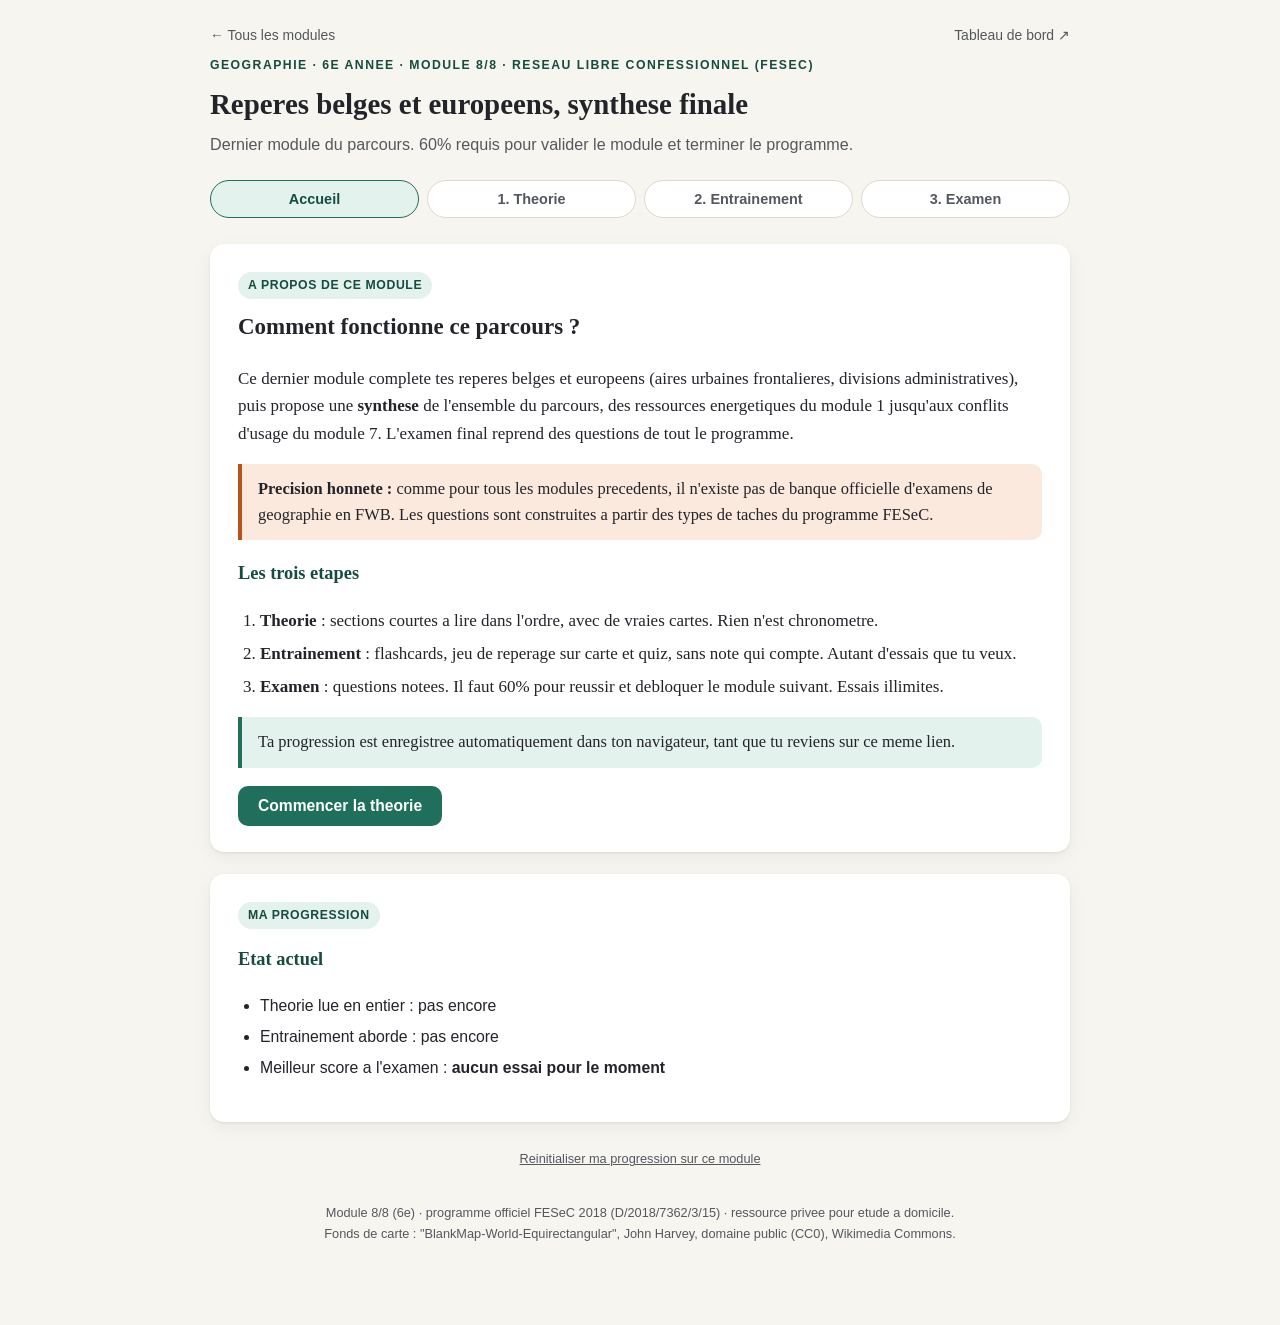
<file: module-8.html>
<!DOCTYPE html>
<html lang="fr">
<head>
<meta charset="UTF-8">
<meta name="viewport" content="width=device-width, initial-scale=1.0">
<title>Geographie 6e - Module 8 : Synthese finale</title>
<link rel="stylesheet" href="shared/engine.css">
</head>
<body>
<div id="app-root"></div>
<script>window.GEO_ASSET_BASE = 'assets/maps/';</script>
<script src="shared/engine.js"></script>
<script>
const theorySlides = [
{
  title: "1. Objectifs de ce module",
  html: `
    <p>Voici le dernier module du parcours. Il complete tes reperes belges et europeens, puis fait la <strong>synthese</strong> de tout ce que tu as appris depuis le module 1, en vue de tes evaluations de fin de 6e et de ton CESS.</p>
    <div class="callout">
      <strong>A la fin de ce module, tu seras capable de :</strong>
      <ul class="clean">
        <li>situer les aires urbaines des pays limitrophes de la Belgique et quelques grandes aires urbaines europeennes supplementaires ;</li>
        <li>repérer les principales divisions administratives de l'Union europeenne et de la Belgique ;</li>
        <li>remobiliser, dans un meme raisonnement, les concepts vus dans les huit modules du parcours ;</li>
        <li>structurer une reponse de geographie complete, comme attendu en evaluation.</li>
      </ul>
    </div>
  `
},
{
  title: "2. Divisions administratives : Union europeenne et Belgique",
  html: `
    <table class="data">
      <tr><th>Echelle</th><th>Reperes a connaitre</th></tr>
      <tr><td>Union europeenne</td><td>Les pays membres de l'UE ; la Belgique en fait partie depuis sa creation (les six pays fondateurs en 1957 incluaient la Belgique).</td></tr>
      <tr><td>Belgique</td><td>Trois regions (flamande, wallonne, Bruxelles-Capitale), trois communautes (flamande, francaise, germanophone), une frontiere linguistique qui les separe.</td></tr>
    </table>
    <div class="callout piege">
      <strong>Piege frequent :</strong> les <strong class="term" data-def="Les regions belges regroupent les competences territoriales : economie, environnement, amenagement du territoire.">regions</strong> belges (competences territoriales : economie, environnement, amenagement du territoire) et les <strong class="term" data-def="Les communautes belges regroupent les competences liees aux personnes : enseignement, culture, sante.">communautes</strong> (competences liees aux personnes : enseignement, culture, sante) sont deux decoupages differents qui ne se superposent pas exactement, notamment a Bruxelles.
    </div>
  `
},
{
  title: "3. Les aires urbaines des pays limitrophes de la Belgique",
  html: `
    <p>La Belgique est un petit pays entoure de grandes aires urbaines etrangeres toutes proches de sa frontiere, ce qui cree des liens economiques et des migrations pendulaires transfrontalieres importantes (rappel du vocabulaire du module 5).</p>
    <div id="theory-map-3"></div>
    <p class="map-caption">Carte reelle, zoom sur la Belgique et ses voisins directs.</p>
    <table class="data">
      <tr><th>Aire urbaine</th><th>Pays</th></tr>
      <tr><td>Lille</td><td>France</td></tr>
      <tr><td>Aix-la-Chapelle (Aachen)</td><td>Allemagne</td></tr>
      <tr><td>Maastricht</td><td>Pays-Bas</td></tr>
      <tr><td>Luxembourg (ville)</td><td>Grand-Duche de Luxembourg</td></tr>
    </table>
    <div class="callout">
      Beaucoup d'habitants de ces regions frontalieres travaillent de l'autre cote de la frontiere : c'est un exemple concret de bassin d'emploi qui deborde les limites d'un seul pays.
    </div>
  `,
  postRender: function(helpers){
    helpers.renderWorldMap(document.getElementById('theory-map-3'), {
      crop: { lonMin: -2, lonMax: 10, latMin: 47.5, latMax: 54 },
      markers: [
        {lon:3.06, lat:50.63, color:'#a3283f', r:12, label:'Lille', dx:16, dy:14},
        {lon:6.08, lat:50.78, color:'#a3283f', r:12, label:'Aix-la-Chapelle', dx:16, dy:0},
        {lon:5.69, lat:50.85, color:'#a3283f', r:12, label:'Maastricht', dx:16, dy:-14},
        {lon:6.13, lat:49.61, color:'#a3283f', r:12, label:'Luxembourg', dx:16, dy:10},
        {lon:4.35, lat:50.85, color:'#1f6f5c', r:12, label:'Bruxelles', dx:-140, dy:0}
      ]
    });
  }
},
{
  title: "4. Completer le tour d'Europe",
  html: `
    <p>Le module 5 t'a fait situer Paris, Londres, Berlin et Madrid. Voici quatre autres grandes aires urbaines europeennes a connaitre.</p>
    <div id="theory-map-4"></div>
    <p class="map-caption">Carte reelle, quatre grandes aires urbaines europeennes supplementaires.</p>
  `,
  postRender: function(helpers){
    helpers.renderWorldMap(document.getElementById('theory-map-4'), {
      crop: { lonMin: -10, lonMax: 40, latMin: 34, latMax: 60 },
      markers: [
        {lon:12.5, lat:41.9, color:'#1f6f5c', r:16, label:'Rome', dx:20, dy:0},
        {lon:2.17, lat:41.38, color:'#1f6f5c', r:16, label:'Barcelone', dx:20, dy:14},
        {lon:37.6, lat:55.75, color:'#1f6f5c', r:16, label:'Moscou', dx:20, dy:0},
        {lon:23.7, lat:37.98, color:'#1f6f5c', r:16, label:'Athenes', dx:20, dy:14}
      ]
    });
  }
},
{
  title: "5. Synthese : les concepts du parcours",
  html: `
    <p>Chaque module a mobilise un ou plusieurs concepts geographiques. Les revoir ensemble t'aide a construire une vision d'ensemble du programme.</p>
    <table class="data">
      <tr><th>Module</th><th>Concept(s) principal(aux)</th></tr>
      <tr><td>1. Ressources energetiques</td><td>Atouts / contraintes spatiales</td></tr>
      <tr><td>2. Mondialisation</td><td>Flux, direction et intensite, mondialisation</td></tr>
      <tr><td>3. Migrations</td><td>Facteurs de repulsion / d'attraction, migration</td></tr>
      <tr><td>4. Amenagements et risques</td><td>Developpement / developpement durable, risque</td></tr>
      <tr><td>5. La ville</td><td>Fonctions, aire urbaine, modeles spatiaux</td></tr>
      <tr><td>6. Justifier un amenagement</td><td>Atouts / contraintes / potentialites / vulnerabilites, ensemble</td></tr>
      <tr><td>7. Conflits d'usage</td><td>Acteurs, intentions, conflit d'usage</td></tr>
    </table>
    <div class="callout">
      Une bonne reponse d'examen mobilise generalement <strong>plusieurs</strong> de ces concepts a la fois, et les illustre avec des exemples precis et localises (les reperes que tu as appris module apres module).
    </div>
  `
},
{
  title: "6. Se preparer pour le CESS",
  html: `
    <p>Il n'existe pas d'epreuve externe specifique de geographie pour le CESS (rappel de l'introduction du module 1) : ta reussite depend des evaluations internes organisees par ton etablissement tout au long de la 6e annee. Voici quelques conseils pour t'y preparer au mieux.</p>
    <ol class="clean">
      <li><strong>Revise par concept, pas seulement par module.</strong> Sois capable d'expliquer « atouts/contraintes » ou « developpement durable » avec des exemples pris dans plusieurs modules differents.</li>
      <li><strong>Entraine-toi a decrire une repartition spatiale</strong> a partir d'un document que tu n'as jamais vu : c'est la competence la plus souvent evaluee (echelle, vocabulaire, reperes, comparaison).</li>
      <li><strong>Structure toujours tes reponses ecrites</strong> : decrire, puis expliquer, puis (si demande) juger ou justifier avec des arguments precis.</li>
      <li><strong>Repasse les examens de ce parcours</strong> autant de fois que necessaire : ils sont bases sur les memes types de taches que le programme officiel.</li>
    </ol>
    <div class="callout">
      <strong>Bravo d'etre arrive jusqu'ici.</strong> Tu as parcouru l'ensemble du programme de geographie de 5e et 6e annees, de la repartition mondiale des ressources jusqu'aux conflits d'usage a l'echelle belge. L'examen final de ce module reprend des questions issues de tout le parcours.
    </div>
  `
}
];

const flashcardBank = [
  {front:"Les 3 regions belges", back:"Region flamande, Region wallonne, Region de Bruxelles-Capitale."},
  {front:"Les 3 communautes belges", back:"Communaute flamande, Communaute francaise, Communaute germanophone."},
  {front:"Difference entre region et communaute en Belgique", back:"Les regions gerent le territoire (economie, environnement) ; les communautes gerent les personnes (enseignement, culture, sante)."},
  {front:"Lille", back:"Grande aire urbaine du nord de la France, proche de la frontiere belge."},
  {front:"Aix-la-Chapelle (Aachen)", back:"Grande aire urbaine allemande, proche de la frontiere belge (Region wallonne et Region flamande)."},
  {front:"Maastricht", back:"Aire urbaine neerlandaise, proche de la frontiere belge (province de Liege)."},
  {front:"Luxembourg (ville)", back:"Capitale du Grand-Duche de Luxembourg, proche de la frontiere wallonne."},
  {front:"La Belgique et l'Union europeenne", back:"La Belgique est l'un des six pays fondateurs de la construction europeenne (1957)."}
];

const gameRounds = [
  {kind:'world', prompt:"Zoom Belgique et voisins : clique sur Lille (France).", lon:3.06, lat:50.63, tol:20,
    crop:{ lonMin:-2, lonMax:10, latMin:47.5, latMax:54 }},
  {kind:'world', prompt:"Zoom Belgique et voisins : clique sur Aix-la-Chapelle (Allemagne).", lon:6.08, lat:50.78, tol:20,
    crop:{ lonMin:-2, lonMax:10, latMin:47.5, latMax:54 }},
  {kind:'world', prompt:"Zoom Belgique et voisins : clique sur Luxembourg-ville.", lon:6.13, lat:49.61, tol:20,
    crop:{ lonMin:-2, lonMax:10, latMin:47.5, latMax:54 }},
  {kind:'world', prompt:"Zoom Europe : clique sur Rome.", lon:12.5, lat:41.9, tol:22,
    crop:{ lonMin:-10, lonMax:40, latMin:34, latMax:60 }},
  {kind:'world', prompt:"Zoom Europe : clique sur Athenes.", lon:23.7, lat:37.98, tol:22,
    crop:{ lonMin:-10, lonMax:40, latMin:34, latMax:60 }},
  {kind:'world', prompt:"Zoom Europe : clique sur Moscou.", lon:37.6, lat:55.75, tol:24,
    crop:{ lonMin:-10, lonMax:40, latMin:34, latMax:60 }}
];

const exerciseBank = [
  { type:'mcq', points:1,
    prompt:"Les regions belges gerent surtout :",
    options:["l'enseignement et la culture","le territoire (economie, environnement, amenagement)","uniquement les relations internationales","le systeme judiciaire federal"],
    correct:1,
    explain:"Les regions gerent le territoire ; les communautes gerent les personnes (enseignement, culture, sante)."
  },
  { type:'mcq', points:1,
    prompt:"La Belgique fait partie de l'Union europeenne depuis :",
    options:["les annees 1990 seulement","sa creation, en tant que pays fondateur (1957)","elle n'en fait pas partie","les annees 2000"],
    correct:1,
    explain:"La Belgique est l'un des six pays fondateurs de la construction europeenne."
  },
  { type:'match', points:4,
    prompt:"Associe chaque aire urbaine frontaliere a son pays.",
    items:[
      {left:"Lille", options:["France","Allemagne","Pays-Bas","Luxembourg"], correct:"France"},
      {left:"Aix-la-Chapelle", options:["France","Allemagne","Pays-Bas","Luxembourg"], correct:"Allemagne"},
      {left:"Maastricht", options:["France","Allemagne","Pays-Bas","Luxembourg"], correct:"Pays-Bas"},
      {left:"Luxembourg-ville", options:["France","Allemagne","Pays-Bas","Luxembourg"], correct:"Luxembourg"}
    ],
    explain:"Ces quatre aires urbaines encadrent la Belgique sur ses frontieres francaise, allemande, neerlandaise et luxembourgeoise."
  },
  { type:'classify', points:3,
    prompt:"Synthese : pour chaque concept, indique dans quel type de module il a ete introduit en priorite (5e ou 6e).",
    classifyOptions:["5e annee","6e annee"],
    items:[
      {text:"Atouts et contraintes spatiales", correct:"5e annee"},
      {text:"Modeles spatiaux de la ville (mono/polycentrisme)", correct:"6e annee"},
      {text:"Mondialisation et flux de marchandises", correct:"5e annee"},
      {text:"Conflit d'usage et acteurs", correct:"6e annee"}
    ],
    explain:"La 5e annee porte sur les ressources et les populations a l'echelle mondiale ; la 6e annee remobilise ces acquis pour l'amenagement du territoire, surtout belge et europeen."
  },
  { type:'data', points:2,
    prompt:"D'apres la theorie (section 3), a propos des aires urbaines frontalieres :",
    tableHtml:`<table class="data"><tr><th>Aire urbaine</th><th>Pays</th></tr>
      <tr><td>Lille</td><td>France</td></tr>
      <tr><td>Aix-la-Chapelle</td><td>Allemagne</td></tr>
      <tr><td>Maastricht</td><td>Pays-Bas</td></tr>
      <tr><td>Luxembourg-ville</td><td>Luxembourg</td></tr></table>`,
    subquestions:[
      {prompt:"Dans quel pays se trouve Maastricht ?", accepted:["pays-bas","pays bas"]},
      {prompt:"Dans quel pays se trouve Aix-la-Chapelle ?", accepted:["allemagne"]}
    ],
    explain:"Ces reperes completent la carte mentale de la Belgique et de ses voisins directs."
  },
  { type:'open', points:3,
    prompt:"En te basant sur l'ensemble du parcours (modules 1 a 7), choisis DEUX concepts differents (par exemple atouts/contraintes et conflit d'usage) et explique en 5 a 6 phrases comment ils peuvent s'appliquer ensemble a un meme amenagement, au choix.",
    keywordGroups:[["atout","contrainte","potentialite","vulnerabilite","developpement","migration","mondialisation","conflit"],["exemple"],["amenagement"],["module"]],
    modelAnswer:"On peut par exemple combiner le concept d'atout/contrainte et celui de conflit d'usage a propos du port d'Anvers. Le port beneficie d'un atout de site majeur, l'acces direct a la mer du Nord, ce qui explique son developpement continu. Mais son extension se heurte a une contrainte d'espace disponible, ce qui peut generer un conflit d'usage avec les habitants et les zones naturelles proches. Les autorites regionales doivent alors arbitrer entre l'interet economique de l'extension (developpement) et la protection du cadre de vie et des ecosystemes (developpement durable). Cet exemple montre que les concepts vus separement dans les differents modules du parcours doivent en realite etre mobilises ensemble pour analyser un cas reel."
  }
];

const examBank = [
  { type:'mcq', points:1,
    prompt:"Rappel module 1 : l'energie primaire est :",
    options:["obtenue apres transformation","telle qu'on la trouve directement dans la nature","toujours renouvelable","toujours importee"],
    correct:1
  },
  { type:'mcq', points:1,
    prompt:"Rappel module 2 : le canal de Suez relie :",
    options:["l'Atlantique et le Pacifique","la Mediterranee et la mer Rouge","la mer du Nord et la Baltique","l'ocean Indien et le Pacifique"],
    correct:1
  },
  { type:'mcq', points:1,
    prompt:"Rappel module 3 : un facteur d'attraction (pull) concerne :",
    options:["le lieu de depart","le lieu de destination","uniquement le climat","uniquement les salaires"],
    correct:1
  },
  { type:'mcq', points:1,
    prompt:"Rappel module 5 : une aire urbaine organisee autour d'un seul centre dominant illustre :",
    options:["le polycentrisme","le monocentrisme","le conflit d'usage","le developpement durable"],
    correct:1
  },
  { type:'mcq', points:1,
    prompt:"Rappel module 7 : un conflit d'usage nait quand :",
    options:["un seul acteur est concerne","plusieurs acteurs revendiquent un meme espace pour des usages incompatibles","un territoire est vide","un amenagement est abandonne"],
    correct:1
  },
  { type:'tf', points:1,
    prompt:"La Belgique est l'un des six pays fondateurs de l'Union europeenne.",
    correct:true
  },
  { type:'tf', points:1,
    prompt:"Les regions et les communautes belges couvrent exactement les memes competences.",
    correct:false
  },
  { type:'match', points:4,
    prompt:"Associe chaque aire urbaine frontaliere a son pays.",
    items:[
      {left:"Lille", options:["France","Allemagne","Pays-Bas","Luxembourg"], correct:"France"},
      {left:"Aix-la-Chapelle", options:["France","Allemagne","Pays-Bas","Luxembourg"], correct:"Allemagne"},
      {left:"Maastricht", options:["France","Allemagne","Pays-Bas","Luxembourg"], correct:"Pays-Bas"},
      {left:"Luxembourg-ville", options:["France","Allemagne","Pays-Bas","Luxembourg"], correct:"Luxembourg"}
    ]
  },
  { type:'data', points:2,
    prompt:"Synthese, a partir de reperes vus dans le parcours :",
    tableHtml:`<table class="data"><tr><th>Lieu</th><th>Enjeu principal</th></tr>
      <tr><td>Republique democratique du Congo</td><td>Cobalt (module 1)</td></tr>
      <tr><td>Bruxelles-National</td><td>Conflit d'usage (module 7)</td></tr></table>`,
    subquestions:[
      {prompt:"Quelle ressource est associee a la Republique democratique du Congo dans ce parcours ?", accepted:["cobalt"]},
      {prompt:"Quel type d'enjeu est associe a Bruxelles-National ?", accepted:["conflit d'usage","conflit","nuisances sonores"]}
    ]
  },
  { type:'classify', points:3,
    prompt:"Synthese : pour chaque concept, indique dans quel type de module il a ete introduit en priorite (5e ou 6e).",
    classifyOptions:["5e annee","6e annee"],
    items:[
      {text:"Atouts et contraintes spatiales", correct:"5e annee"},
      {text:"Modeles spatiaux de la ville (mono/polycentrisme)", correct:"6e annee"},
      {text:"Mondialisation et flux de marchandises", correct:"5e annee"},
      {text:"Conflit d'usage et acteurs", correct:"6e annee"}
    ]
  },
  { type:'open', points:3,
    prompt:"Pour conclure ce parcours, choisis le module qui t'a le plus marque et explique en 5 a 6 phrases ce qu'il t'a appris, en citant au moins un concept et un repere spatial precis.",
    keywordGroups:[["module"],["concept","atout","contrainte","mondialisation","migration","developpement","conflit","modele"],["repere","carte","pays","ville"],["exemple"]],
    modelAnswer:"Cette question est ouverte et personnelle : il n'y a pas de reponse unique attendue. Une bonne reponse nomme clairement un module precis, explique avec ses propres mots au moins un concept aborde dans ce module (par exemple les facteurs de repulsion et d'attraction pour les migrations), et l'illustre avec un repere spatial precis et correctement situe (par exemple le corridor entre l'Inde et les pays du Golfe). Une reponse plus complete relie ce module a un autre moment du parcours, pour montrer que les concepts geographiques se construisent progressivement d'un module a l'autre plutot que de maniere isolee."
  }
];

GeoEngine.initModule({
  id: 'm8-synthese-europe',
  eyebrow: "Geographie &middot; 6e annee &middot; Module 8/8 &middot; Reseau libre confessionnel (FESeC)",
  title: "Reperes belges et europeens, synthese finale",
  subtitle: "Dernier module du parcours. 60% requis pour valider le module et terminer le programme.",
  introHtml: `
    <p>Ce dernier module complete tes reperes belges et europeens (aires urbaines frontalieres, divisions administratives), puis propose une <strong>synthese</strong> de l'ensemble du parcours, des ressources energetiques du module 1 jusqu'aux conflits d'usage du module 7. L'examen final reprend des questions de tout le programme.</p>
    <div class="callout warn">
      <strong>Precision honnete :</strong> comme pour tous les modules precedents, il n'existe pas de banque officielle d'examens de geographie en FWB. Les questions sont construites a partir des types de taches du programme FESeC.
    </div>
  `,
  examTitle: "synthese finale, 5e et 6e annees",
  passThreshold: 60,
  theorySlides, flashcardBank, gameRounds, exerciseBank, examBank,
  hubHref: 'index.html',
  nextHref: '',
  nextTitle: '',
  footerHtml: 'Module 8/8 (6e) &middot; programme officiel FESeC 2018 (D/2018/7362/3/15) &middot; ressource privee pour etude a domicile.<br>Fonds de carte : "BlankMap-World-Equirectangular", John Harvey, domaine public (CC0), Wikimedia Commons.'
});
</script>
</body>
</html>
</file>
<file: shared/engine.css>
:root{
  --bg:#f7f5f0;
  --panel:#ffffff;
  --ink:#22242a;
  --ink-soft:#54575f;
  --accent:#1f6f5c;
  --accent-dark:#154c3f;
  --accent-soft:#e4f2ee;
  --warn:#b5541c;
  --warn-soft:#fbe9dd;
  --danger:#a3283f;
  --danger-soft:#fbe4e8;
  --ok:#1f6f5c;
  --ok-soft:#e4f2ee;
  --border:#dedad0;
  --shadow: 0 1px 3px rgba(0,0,0,0.08), 0 6px 18px rgba(0,0,0,0.05);
  --radius: 14px;
  font-size: 17px;
}
*{box-sizing:border-box;}
body{
  margin:0;
  background:var(--bg);
  color:var(--ink);
  font-family: "Iowan Old Style","Georgia","Charter",serif;
  line-height:1.6;
}
.app{
  max-width: 900px;
  margin: 0 auto;
  padding: 24px 20px 80px;
}
a.hub-link{
  font-family:"Helvetica Neue", Arial, sans-serif;
  font-size: 0.82rem;
  color: var(--ink-soft);
  text-decoration: none;
  display:inline-block;
  margin-bottom: 10px;
}
a.hub-link:hover{ text-decoration: underline; }
.top-nav{ display:flex; justify-content:space-between; align-items:center; flex-wrap:wrap; gap:8px; }
.top-nav a.hub-link{ margin-bottom: 10px; }
header.top{
  display:flex;
  flex-direction:column;
  gap:10px;
  margin-bottom: 22px;
}
.eyebrow{
  font-family: "Helvetica Neue", Arial, sans-serif;
  text-transform: uppercase;
  letter-spacing: 0.12em;
  font-size: 0.72rem;
  color: var(--accent-dark);
  font-weight: 700;
}
h1{ font-size: 1.7rem; margin: 0; line-height:1.25; }
.subtitle{ color: var(--ink-soft); font-family: "Helvetica Neue", Arial, sans-serif; font-size: 0.95rem; margin: 0; }

nav.stepper{
  display:flex; gap:8px; flex-wrap:wrap;
  font-family: "Helvetica Neue", Arial, sans-serif;
  margin: 18px 0 26px;
}
.step-btn{
  flex:1 1 140px;
  border: 1.5px solid var(--border);
  background: var(--panel);
  border-radius: 999px;
  padding: 10px 14px;
  font-size: 0.85rem;
  font-weight:600;
  color: var(--ink-soft);
  cursor:pointer;
  text-align:center;
  transition: all .15s ease;
}
.step-btn.active{ border-color: var(--accent); color: var(--accent-dark); background: var(--accent-soft); }
.step-btn.done::before{ content: "\2713  "; }

.panel{
  background: var(--panel);
  border-radius: var(--radius);
  box-shadow: var(--shadow);
  padding: 26px 28px;
  margin-bottom: 22px;
}

.badge{
  display:inline-block;
  font-family:"Helvetica Neue", Arial, sans-serif;
  font-size:0.72rem; font-weight:700; letter-spacing:.05em; text-transform:uppercase;
  padding: 4px 10px; border-radius: 999px;
  background: var(--accent-soft); color: var(--accent-dark);
  margin-bottom: 10px;
}
.badge.warn{ background:var(--warn-soft); color:var(--warn); }

h2{ font-size:1.35rem; margin-top:0; }
h3{ font-size:1.08rem; color:var(--accent-dark); }

.callout{
  border-left: 4px solid var(--accent);
  background: var(--accent-soft);
  padding: 12px 16px;
  border-radius: 0 10px 10px 0;
  margin: 16px 0;
  font-size: 0.97rem;
}
.callout.warn{ border-color: var(--warn); background: var(--warn-soft); }
.callout.piege{ border-color:#8a6d1f; background:#fbf3dd; }

table.data{
  width:100%; border-collapse: collapse; margin: 14px 0;
  font-family:"Helvetica Neue", Arial, sans-serif; font-size: 0.92rem;
}
table.data caption{ text-align:left; font-size: 0.8rem; color: var(--ink-soft); margin-bottom:6px; font-style: italic; }
table.data th, table.data td{ border: 1px solid var(--border); padding: 8px 10px; text-align:left; }
table.data th{ background: #f0ede4; }

.world-map-wrap{ position:relative; width:100%; background:#eaf1ee; border-radius: 10px; overflow:hidden; margin: 14px 0; }
.world-map-crop{ position:relative; width:100%; overflow:hidden; border-radius:10px; background:#eaf1ee; }
.world-map-base{ width:100%; display:block; }
.world-map-overlay{ position:absolute; top:0; left:0; width:100%; height:100%; }
.map-caption{ font-family:"Helvetica Neue", Arial, sans-serif; font-size: 0.78rem; color: var(--ink-soft); font-style: italic; margin-top: -6px; margin-bottom: 14px; }
.belgium-map-wrap{ max-width: 320px; margin: 14px auto; }
.belgium-map-wrap svg{ width:100%; height:auto; display:block; }
.belgium-legend{ display:flex; gap:16px; flex-wrap:wrap; justify-content:center; font-family:"Helvetica Neue", Arial, sans-serif; font-size: 0.82rem; margin-top: 8px; }
.belgium-legend span{ display:flex; align-items:center; gap:6px; }
.legend-dot{ width:12px; height:12px; border-radius:3px; display:inline-block; }

.btn{
  font-family:"Helvetica Neue", Arial, sans-serif; font-weight:700; font-size: 0.92rem;
  padding: 11px 20px; border-radius: 10px; border: none; cursor:pointer;
  background: var(--accent); color: #fff; transition: transform .1s ease, background .15s ease;
}
.btn:hover{ background: var(--accent-dark); }
.btn:active{ transform: scale(0.98); }
.btn.secondary{ background: transparent; color: var(--accent-dark); border: 1.5px solid var(--accent); }
.btn:disabled{ opacity:0.4; cursor:not-allowed; }
.btn-row{ display:flex; gap:10px; flex-wrap:wrap; margin-top: 18px; }

.theory-nav{ display:flex; justify-content:space-between; align-items:center; margin-top: 24px; font-family:"Helvetica Neue", Arial, sans-serif; }
.theory-progress{ font-size:0.8rem; color:var(--ink-soft); }

/* ---- termes expliques au survol (infobulle + lecture orale) ---- */
.term{ border-bottom: 1.5px dotted var(--accent); cursor: help; }
.term-tooltip{
  position: fixed;
  max-width: 260px;
  background: var(--ink);
  color: #fff;
  font-family: "Helvetica Neue", Arial, sans-serif;
  font-size: 0.8rem;
  line-height: 1.45;
  padding: 10px 14px;
  border-radius: 10px;
  box-shadow: var(--shadow);
  z-index: 80;
  pointer-events: none;
  opacity: 0;
  transform: translateY(4px);
  transition: opacity .15s ease, transform .15s ease;
}
.term-tooltip.show{ opacity: 1; transform: translateY(0); }

/* ---- bulle d'aide (tuteur IA scope a la section de theorie) ---- */
.theory-help{ position: fixed; right: 18px; bottom: 18px; z-index: 60; font-family:"Helvetica Neue", Arial, sans-serif; }
.theory-help-toggle{
  background: var(--accent); color:#fff; border:none; border-radius: 999px;
  padding: 12px 18px; font-weight:700; font-size:0.85rem; cursor:pointer;
  box-shadow: var(--shadow);
}
.theory-help-toggle:hover{ background: var(--accent-dark); }
.theory-help-panel{
  position:absolute; right:0; bottom: 56px; width: 320px; max-width: calc(100vw - 36px);
  background: var(--panel); border-radius: var(--radius); box-shadow: var(--shadow);
  padding: 16px; display:flex; flex-direction:column; gap:10px;
}
.theory-help-panel[hidden]{ display:none; }
.theory-help-head{ display:flex; justify-content:space-between; align-items:center; gap:10px; }
.theory-help-head strong{ font-size:0.88rem; }
.theory-help-close{ background:none; border:none; font-size:1.3rem; line-height:1; cursor:pointer; color: var(--ink-soft); padding:0; }
.theory-help-log{ max-height: 260px; overflow-y:auto; display:flex; flex-direction:column; gap:10px; }
.theory-help-log:empty{ display:none; }
.theory-help-q{ align-self:flex-end; background: var(--accent-soft); color: var(--accent-dark); padding:8px 12px; border-radius: 12px 12px 2px 12px; font-size:0.85rem; max-width:88%; }
.theory-help-a{ align-self:flex-start; display:flex; align-items:flex-start; gap:8px; background:#f0ede4; color:var(--ink); padding:8px 12px; border-radius: 12px 12px 12px 2px; font-size:0.85rem; max-width:88%; white-space:pre-wrap; }
.theory-help-a.loading{ font-style:italic; color:var(--ink-soft); }
.theory-help-a.error{ background: var(--danger-soft); color: var(--danger); }
.theory-help-a-text{ flex:1; }
.theory-help-speak{ flex-shrink:0; background:none; border:none; cursor:pointer; font-size:0.95rem; line-height:1.3; padding:0; color: var(--accent-dark); }
.theory-help-speak:hover{ opacity:0.65; }
.theory-help-input-row{ display:flex; gap:8px; }
.theory-help-input-row input{ flex:1; min-width:0; font-family:"Helvetica Neue", Arial, sans-serif; padding:8px 10px; border-radius:8px; border:1.5px solid var(--border); font-size:0.85rem; }
.theory-help-note{ margin:0; font-size:0.7rem; color:var(--ink-soft); text-align:center; }

.question{ border-top: 1px solid var(--border); padding-top: 18px; margin-top: 18px; }
.question:first-of-type{ border-top:none; margin-top:0; padding-top:0; }
.q-number{ font-family:"Helvetica Neue", Arial, sans-serif; font-size:0.75rem; font-weight:700; color: var(--accent-dark); text-transform:uppercase; letter-spacing:.05em; }
.q-points{ color: var(--ink-soft); font-weight:400; }
.q-prompt{ margin: 6px 0 12px; font-size:1.02rem; }

.options label{ display:block; padding: 9px 12px; border: 1.5px solid var(--border); border-radius: 10px; margin-bottom: 8px; cursor:pointer; font-family:"Helvetica Neue", Arial, sans-serif; font-size: 0.94rem; }
.options label:hover{ border-color: var(--accent); }
.options input{ margin-right:8px; }

select.match-select{ font-family:"Helvetica Neue", Arial, sans-serif; padding: 6px 8px; border-radius: 8px; border: 1.5px solid var(--border); font-size: 0.9rem; }
.match-row{ display:flex; justify-content:space-between; align-items:center; gap: 12px; padding: 8px 0; }
.match-row .left{ font-size:0.94rem; }

textarea.open-answer{ width:100%; min-height: 90px; font-family: "Iowan Old Style","Georgia",serif; font-size: 0.96rem; padding: 10px; border-radius: 10px; border: 1.5px solid var(--border); resize: vertical; }
input.text-answer{ font-family:"Helvetica Neue", Arial, sans-serif; padding: 8px 10px; border-radius: 8px; border: 1.5px solid var(--border); font-size: 0.94rem; width: 240px; max-width:100%; }

.feedback{ margin-top: 10px; padding: 10px 14px; border-radius: 10px; font-family:"Helvetica Neue", Arial, sans-serif; font-size: 0.9rem; display:none; }
.feedback.show{ display:block; }
.feedback.correct{ background: var(--ok-soft); color: var(--accent-dark); }
.feedback.incorrect{ background: var(--danger-soft); color: var(--danger); }
.feedback.partial{ background: var(--warn-soft); color: var(--warn); }
.feedback .model{ margin-top:8px; font-style: italic; color: var(--ink-soft); }

.check-btn{ margin-top: 10px; font-family:"Helvetica Neue", Arial, sans-serif; font-size: 0.85rem; padding: 7px 14px; border-radius: 8px; border: 1.5px solid var(--accent); background: #fff; color: var(--accent-dark); cursor:pointer; font-weight:600; }

.score-box{ text-align:center; padding: 28px 20px; }
.score-number{ font-family:"Helvetica Neue", Arial, sans-serif; font-size: 3rem; font-weight: 800; margin: 6px 0; }
.score-number.pass{ color: var(--accent-dark); }
.score-number.fail{ color: var(--danger); }

.lock-card{ border: 1.5px dashed var(--border); border-radius: var(--radius); padding: 22px; text-align:center; color: var(--ink-soft); font-family:"Helvetica Neue", Arial, sans-serif; }
.unlock-card{ border: 1.5px solid var(--accent); background: var(--accent-soft); border-radius: var(--radius); padding: 22px; text-align:center; }

footer.foot{ text-align:center; color: var(--ink-soft); font-family:"Helvetica Neue", Arial, sans-serif; font-size: 0.75rem; margin-top: 30px; line-height:1.7; }

.view{ display:none; }
.view.active{ display:block; }

.reset-link{ font-family:"Helvetica Neue", Arial, sans-serif; font-size: 0.75rem; color: var(--ink-soft); text-decoration: underline; cursor:pointer; background:none; border:none; padding:0; }

ul.clean, ol.clean{ padding-left: 22px; }
ul.clean li, ol.clean li{ margin-bottom: 6px; }

.attempts-history{ font-family:"Helvetica Neue", Arial, sans-serif; font-size: 0.85rem; color: var(--ink-soft); margin-top: 18px; }
.attempts-history table{ width:100%; border-collapse:collapse; }
.attempts-history td, .attempts-history th{ padding:4px 8px; border-bottom:1px solid var(--border); }

.subnav{ display:flex; gap:8px; flex-wrap:wrap; margin-bottom: 18px; font-family:"Helvetica Neue", Arial, sans-serif; }
.subnav-btn{ border: 1.5px solid var(--border); background: #fff; border-radius: 999px; padding: 7px 16px; font-size: 0.83rem; font-weight:600; color: var(--ink-soft); cursor:pointer; }
.subnav-btn.active{ border-color: var(--accent); background: var(--accent-soft); color: var(--accent-dark); }
.ex-tab{ display:none; }
.ex-tab.active{ display:block; }

.flashcard{ perspective: 1200px; width: 100%; max-width: 440px; height: 220px; margin: 6px auto 16px; cursor: pointer; }
.flashcard-inner{ position: relative; width:100%; height:100%; transition: transform .5s; transform-style: preserve-3d; }
.flashcard.flipped .flashcard-inner{ transform: rotateY(180deg); }
.flashcard-face{ position:absolute; inset:0; backface-visibility:hidden; border-radius: 14px; display:flex; align-items:center; justify-content:center; text-align:center; padding: 22px; box-shadow: var(--shadow); font-family:"Helvetica Neue", Arial, sans-serif; }
.flashcard-face.front{ background: var(--accent-soft); color: var(--accent-dark); font-weight:700; font-size: 1.3rem; }
.flashcard-face.back{ background:#fff; border: 1.5px solid var(--accent); color: var(--ink); font-size: 0.98rem; transform: rotateY(180deg); }
.flashcard-progress{ text-align:center; font-family:"Helvetica Neue", Arial, sans-serif; font-size: 0.85rem; color: var(--ink-soft); margin-bottom: 6px; }
.fc-controls{ display:flex; gap:10px; justify-content:center; flex-wrap:wrap; margin-top:10px; }
.btn.know{ background: var(--accent); }
.btn.review{ background: var(--warn); }

.game-score{ font-family:"Helvetica Neue", Arial, sans-serif; font-size: 0.85rem; color: var(--ink-soft); margin-bottom: 6px; }

/* --- hub (index.html) --- */
.year-title{ font-size:1.15rem; margin: 28px 0 12px; color: var(--accent-dark); }
.module-card{
  display:flex; align-items:center; gap:16px;
  background: var(--panel); border-radius: var(--radius); box-shadow: var(--shadow);
  padding: 18px 22px; margin-bottom: 14px;
}
.module-card.locked{ opacity: 0.55; }
.module-num{
  font-family:"Helvetica Neue", Arial, sans-serif; font-weight:800; font-size:1.3rem;
  width: 42px; height: 42px; border-radius: 50%; background: var(--accent-soft); color: var(--accent-dark);
  display:flex; align-items:center; justify-content:center; flex-shrink:0;
}
.module-card.locked .module-num{ background:#efece3; color: var(--ink-soft); }
.module-info{ flex:1; }
.module-info h3{ margin:0 0 4px; font-size:1.05rem; }
.module-info p{ margin:0; font-family:"Helvetica Neue", Arial, sans-serif; font-size:0.85rem; color: var(--ink-soft); }
.module-status{ font-family:"Helvetica Neue", Arial, sans-serif; font-size:0.78rem; color: var(--ink-soft); text-align:right; white-space:nowrap; }
.module-status strong{ color: var(--accent-dark); }
</file>
